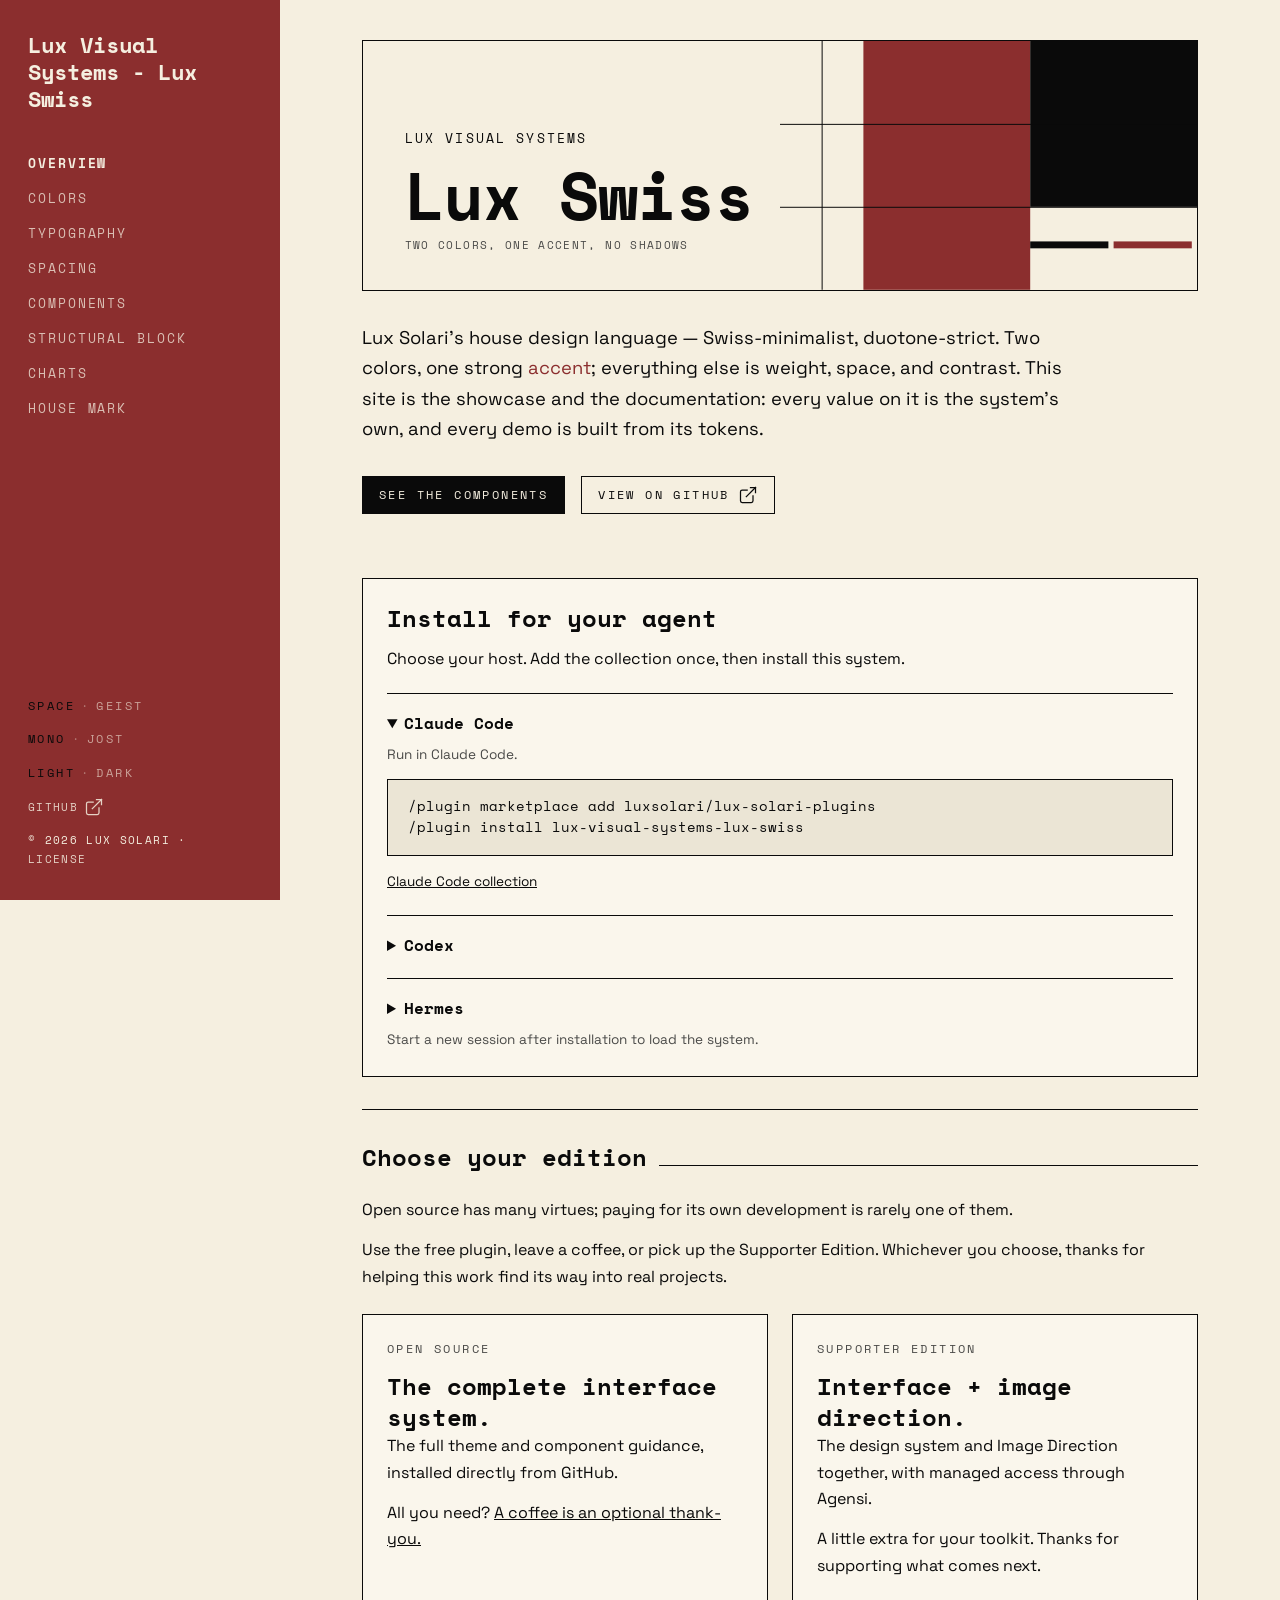
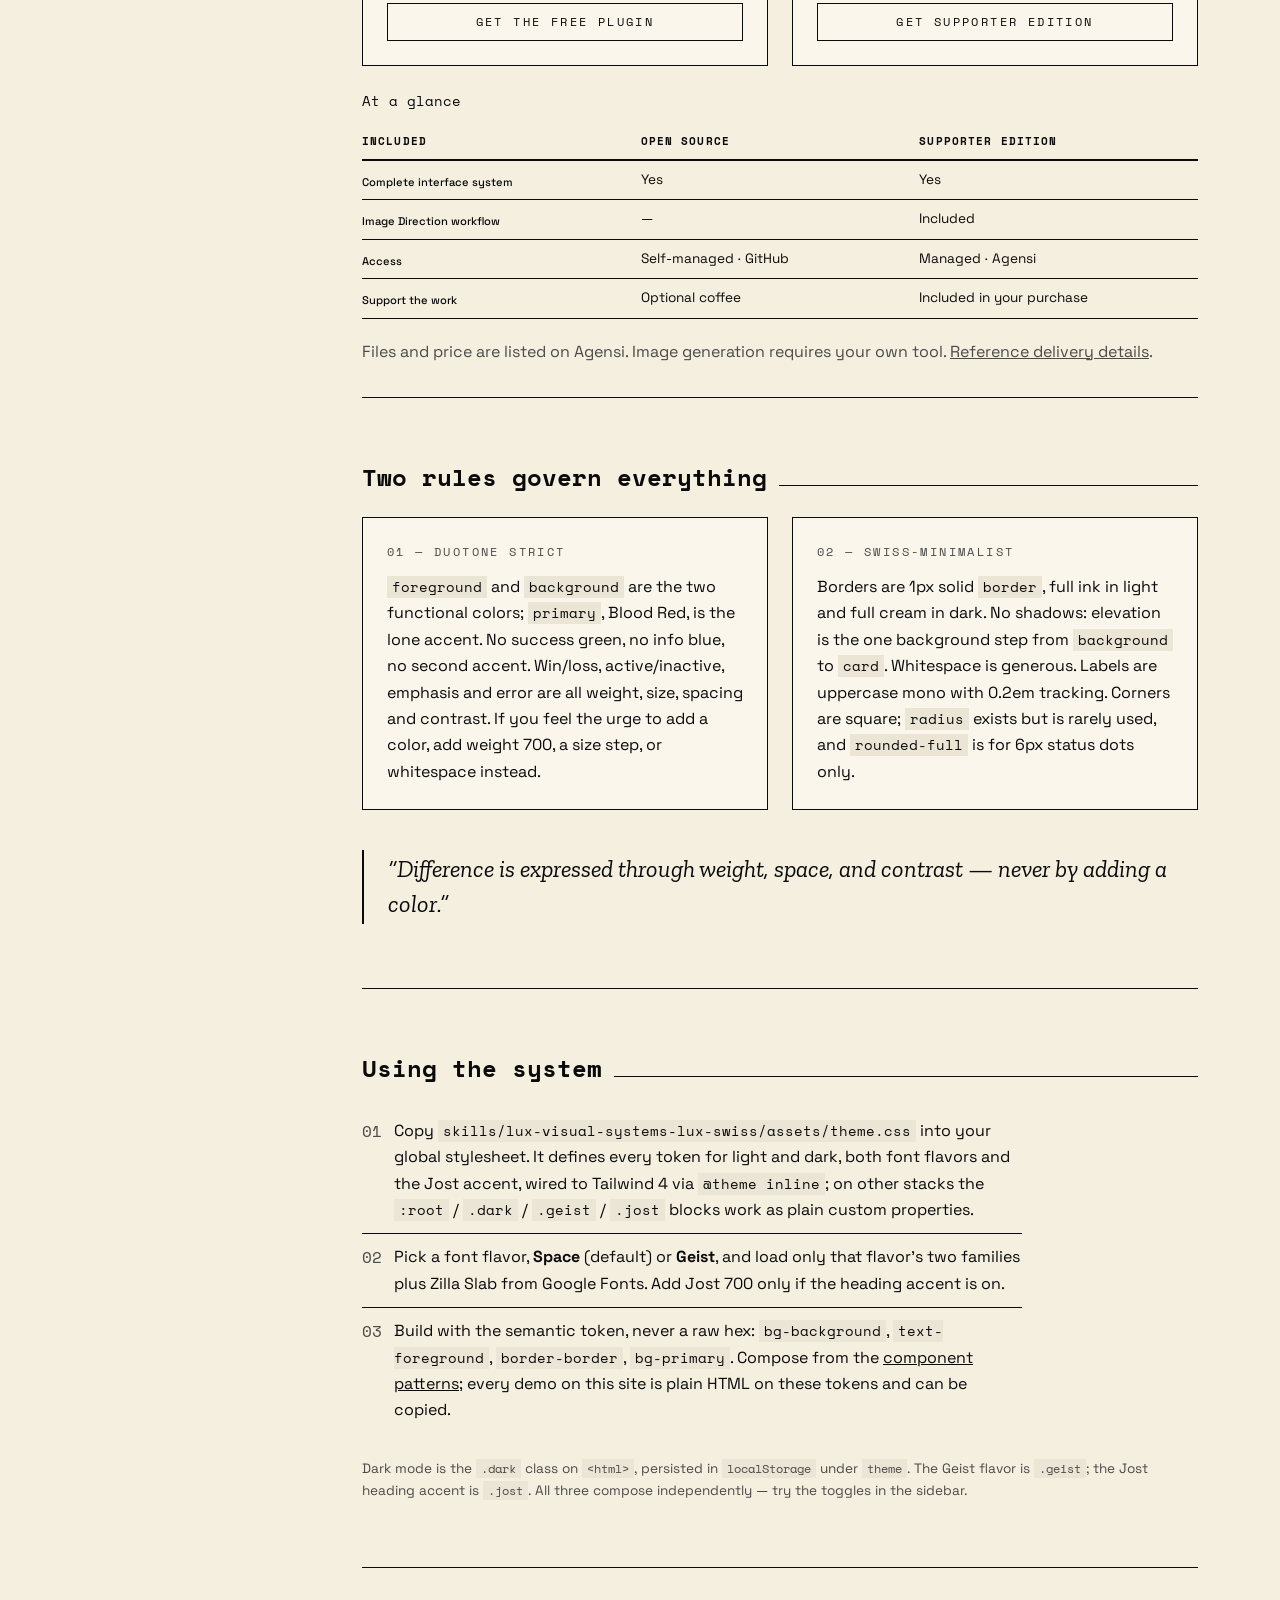
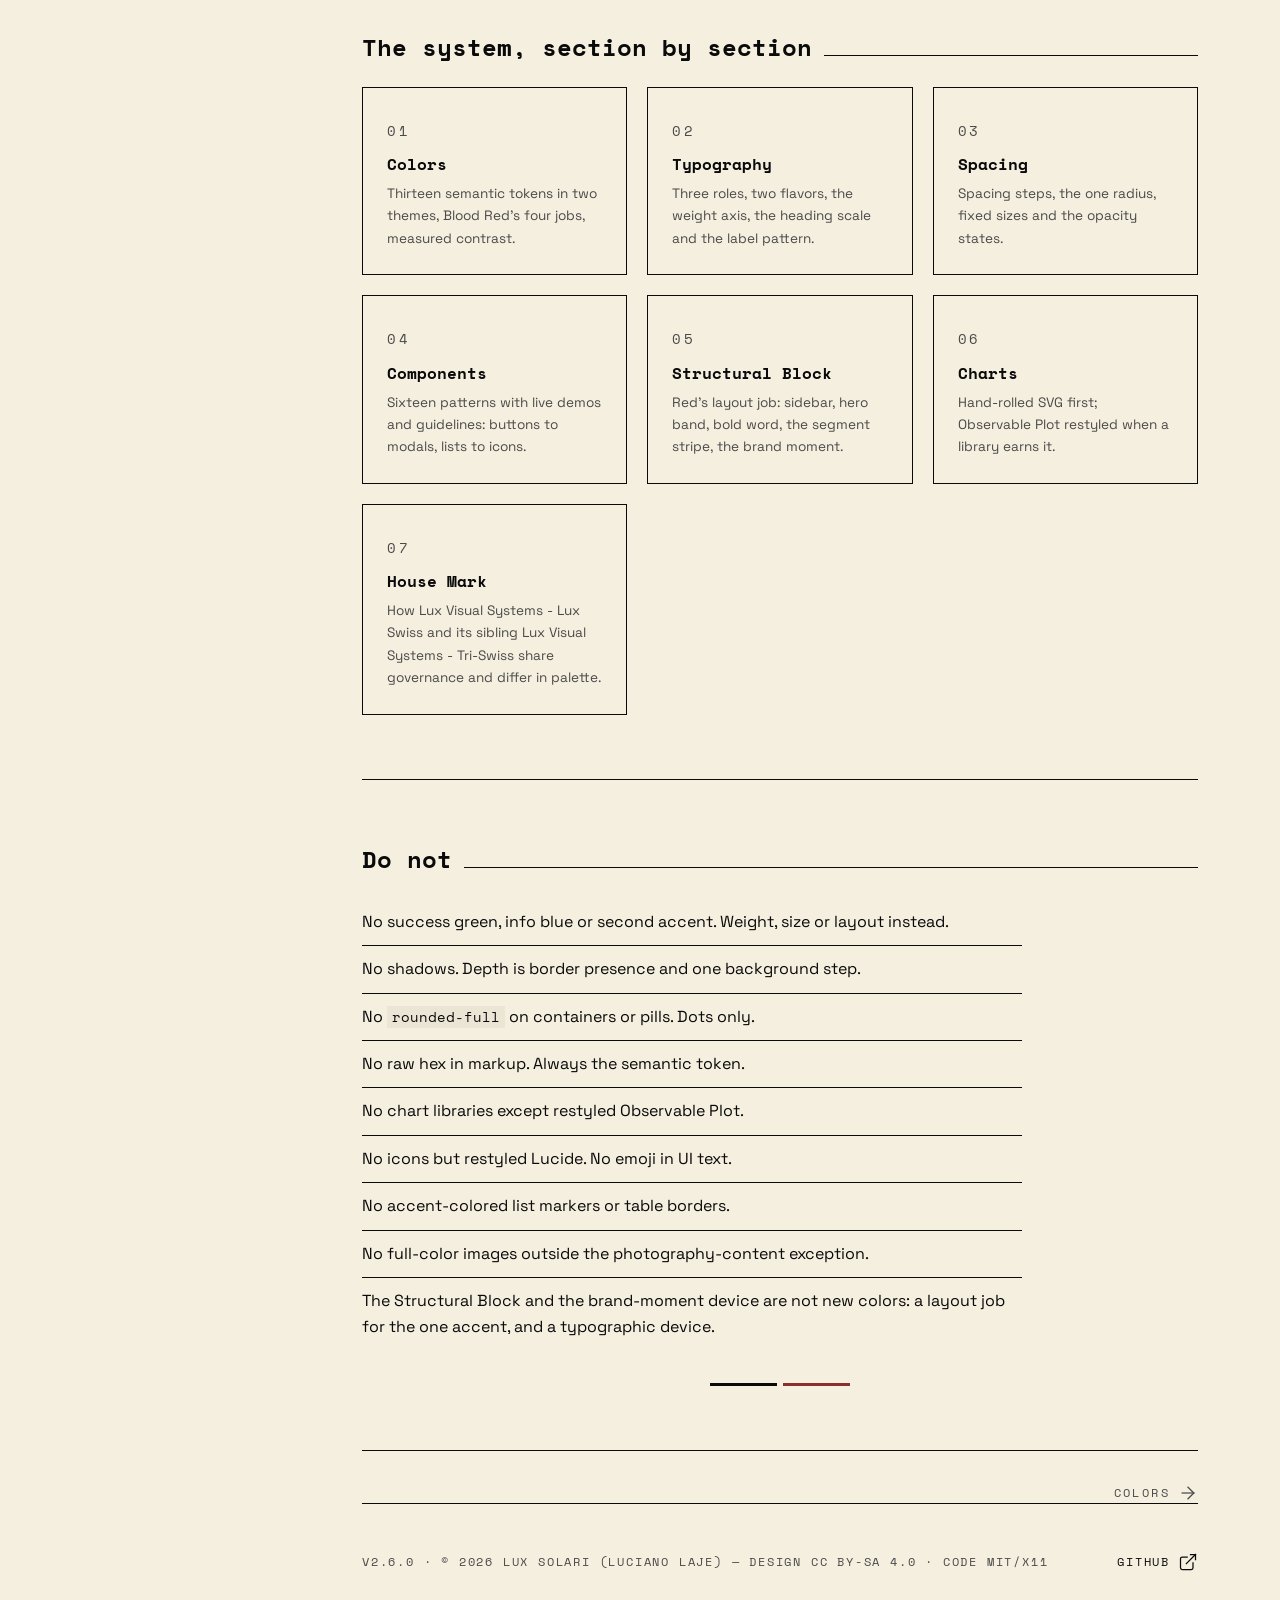
<file: docs/index.html>
<!doctype html>
<html lang="en">
<head>
  <meta charset="utf-8" />
  <meta name="viewport" content="width=device-width, initial-scale=1" />
  <script>
    // Apply the saved theme, flavor and heading accent before first paint.
    (function () {
      try {
        var saved = localStorage.getItem("theme");
        var dark = saved ? saved === "dark"
          : window.matchMedia && window.matchMedia("(prefers-color-scheme: dark)").matches;
        if (dark) document.documentElement.classList.add("dark");
        if (localStorage.getItem("flavor") === "geist") document.documentElement.classList.add("geist");
        if (localStorage.getItem("jost") === "on") document.documentElement.classList.add("jost");
      } catch (e) {}
    })();
  </script>
  <title>Lux Visual Systems - Lux Swiss — a strict two-color design system</title>
  <meta name="description" content="Two colors, one accent, no shadows. A strict Swiss-minimalist design system that gives every project one consistent, opinionated aesthetic — showcase and documentation." />
  <meta property="og:type" content="website" />
  <meta property="og:title" content="Lux Visual Systems - Lux Swiss — a strict two-color design system" />
  <meta property="og:description" content="Two colors, one accent, no shadows. A strict Swiss-minimalist design system that gives every project one consistent, opinionated aesthetic — showcase and documentation." />
  <meta property="og:url" content="https://luxsolari.github.io/lux-visual-systems-lux-swiss/" />
  <meta property="og:image" content="https://luxsolari.github.io/lux-visual-systems-lux-swiss/assets/social-card.png" />
  <meta property="og:image:width" content="1200" />
  <meta property="og:image:height" content="630" />
  <meta name="twitter:card" content="summary_large_image" />
  <meta name="twitter:title" content="Lux Visual Systems - Lux Swiss — a strict two-color design system" />
  <meta name="twitter:description" content="Two colors, one accent, no shadows. A strict Swiss-minimalist design system that gives every project one consistent, opinionated aesthetic — showcase and documentation." />
  <meta name="twitter:image" content="https://luxsolari.github.io/lux-visual-systems-lux-swiss/assets/social-card.png" />
  <link rel="preconnect" href="https://fonts.googleapis.com" />
  <link rel="preconnect" href="https://fonts.gstatic.com" crossorigin />
  <link href="https://fonts.googleapis.com/css2?family=Space+Grotesk:wght@300;400;500;700&family=Space+Mono:ital,wght@0,400;0,700;1,400;1,700&family=Geist:wght@300;400;500;700&family=Geist+Mono:ital,wght@0,400;0,700;1,400;1,700&family=Zilla+Slab:ital,wght@0,400;0,500;0,700;1,400&family=Jost:wght@700&display=swap" rel="stylesheet" />
  <link rel="stylesheet" href="assets/site.css" />
</head>
<body>
  <div class="layout">
    <aside class="sidebar">
      <div>
        <div style="display:flex; align-items:center; justify-content:space-between;">
          <a class="sidebar-wordmark" href="index.html">Lux Visual Systems - Lux Swiss</a>
          <button class="hamburger" aria-label="Toggle navigation" aria-expanded="false" data-nav-toggle>
            <svg class="icon" viewBox="0 0 24 24" style="color:var(--primary-foreground);">
              <line x1="4" y1="6" x2="20" y2="6"/><line x1="4" y1="12" x2="20" y2="12"/><line x1="4" y1="18" x2="20" y2="18"/>
            </svg>
          </button>
        </div>
        <nav class="sidebar-nav" data-nav-list aria-label="Sections"><a href="index.html">Overview</a><a href="colors.html">Colors</a><a href="typography.html">Typography</a><a href="spacing.html">Spacing</a><a href="components.html">Components</a><a href="structural-block.html">Structural Block</a><a href="charts.html">Charts</a><a href="house-mark.html">House Mark</a></nav>
      </div>
      <div class="sidebar-bottom">
        <div class="toggle" role="group" aria-label="Font flavor">
          <button data-flavor-btn="space" aria-pressed="true">Space</button><span class="mid">·</span><button data-flavor-btn="geist" aria-pressed="false">Geist</button>
        </div>
        <div class="toggle" role="group" aria-label="Heading face">
          <button data-jost-btn="mono" aria-pressed="true">Mono</button><span class="mid">·</span><button data-jost-btn="jost" aria-pressed="false">Jost</button>
        </div>
        <div class="toggle" role="group" aria-label="Color theme">
          <button data-theme-btn="light" aria-pressed="true">Light</button><span class="mid">·</span><button data-theme-btn="dark" aria-pressed="false">Dark</button>
        </div>
        <a href="https://github.com/luxsolari/lux-visual-systems-lux-swiss">GitHub <svg class="icon" viewBox="0 0 24 24" width="14" height="14"><path d="M15 3h6v6"/><path d="M10 14 21 3"/><path d="M18 13v6a2 2 0 0 1-2 2H5a2 2 0 0 1-2-2V8a2 2 0 0 1 2-2h6"/></svg></a>
        <span>© 2026 Lux Solari · <a href="index.html#license">License</a></span>
      </div>
    </aside>
    <div class="content">
      <div class="content-inner">
        <main>
          <section class="first" id="hero" style="padding-top:40px;">
            <div class="cover-wrap">
              <div class="cover" role="img" aria-label="Lux Visual Systems - Lux Swiss — two colors, one accent, no shadows">
              <svg viewBox="0 0 960 288" preserveAspectRatio="none" aria-hidden="true">
                <rect class="red" x="576" y="0" width="192" height="288"/>
                <rect class="ink" x="768" y="0" width="192" height="192"/>
                <line class="rule" x1="480" y1="96.5" x2="960" y2="96.5"/>
                <line class="rule" x1="480" y1="192.5" x2="960" y2="192.5"/>
                <line class="rule" x1="528.5" y1="0" x2="528.5" y2="288"/>
                <rect class="ink" x="768" y="232" width="90" height="8"/>
                <rect class="red" x="864" y="232" width="90" height="8"/>
              </svg>
              <p class="family">Lux Visual Systems</p>
              <p class="name">Lux Swiss</p>
              <p class="tagline">Two colors, one accent, no shadows</p>
              </div>
            </div>
            <p class="lead" style="margin-top:32px;">
              Lux Solari's house design language — Swiss-minimalist, duotone-strict. Two
              colors, one strong <span class="accent-word">accent</span>; everything else is
              weight, space, and contrast. This site is the showcase and the documentation:
              every value on it is the system's own, and every demo is built from its tokens.
            </p>
            <div class="row" style="gap:16px; margin-top:32px;">
              <a href="components.html" class="btn btn-filled">See the components</a>
              <a href="https://github.com/luxsolari/lux-visual-systems-lux-swiss" class="btn btn-outlined">View on GitHub <svg class="icon" viewBox="0 0 24 24" width="14" height="14"><path d="M15 3h6v6"/><path d="M10 14 21 3"/><path d="M18 13v6a2 2 0 0 1-2 2H5a2 2 0 0 1-2-2V8a2 2 0 0 1 2-2h6"/></svg></a>
            </div>
          </section>

          <section id="install" class="first" style="padding-top:0;">
            <div class="card install-hosts">
              <h3>Install for your agent</h3>
              <p>Choose your host. Add the collection once, then install this system.</p>
              <details class="install-host" open>
                <summary>Claude Code</summary>
                <p class="small muted">Run in Claude Code.</p>
                <pre><code>/plugin marketplace add luxsolari/lux-solari-plugins
/plugin install lux-visual-systems-lux-swiss</code></pre>
                <a class="small" href="https://github.com/luxsolari/lux-solari-plugins">Claude Code collection</a>
              </details>
              <details class="install-host">
                <summary>Codex</summary>
                <p class="small muted">Run in your terminal with the Codex CLI installed.</p>
                <pre><code>codex plugin marketplace add luxsolari/lux-solari-codex-plugins
codex plugin add lux-visual-systems-lux-swiss@lux-solari-codex</code></pre>
                <a class="small" href="https://github.com/luxsolari/lux-solari-codex-plugins">Codex collection</a>
              </details>
              <details class="install-host">
                <summary>Hermes</summary>
                <p class="small muted">Run in your terminal with Hermes installed. Installs into the active profile.</p>
                <pre><code>hermes skills tap add luxsolari/lux-solari-hermes-plugins
hermes skills install luxsolari/lux-solari-hermes-plugins/skills/lux-visual-systems-lux-swiss</code></pre>
                <a class="small" href="https://github.com/luxsolari/lux-solari-hermes-plugins">Hermes collection</a>
              </details>
              <p class="small muted install-session-note">Start a new session after installation to load the system.</p>
            </div>
            <section id="editions" aria-labelledby="editions-title">
              <div class="divider"><h3 id="editions-title">Choose your edition</h3><span class="rule"></span></div>
              <p>Open source has many virtues; paying for its own development is rarely one of them.</p>
              <p>Use the free plugin, leave a coffee, or pick up the Supporter Edition. Whichever you choose, thanks for helping this work find its way into real projects.</p>
              <div class="grid grid-2 edition-grid">
                <article class="card edition-card">
                  <p class="label">Open Source</p>
                  <h3>The complete interface system.</h3>
                  <p>The full theme and component guidance, installed directly from GitHub.</p>
                  <p class="edition-thanks">All you need? <a href="https://buymeacoffee.com/lux.solari">A coffee is an optional thank-you.</a></p>
                  <div class="edition-actions">
                    <a href="https://github.com/luxsolari/lux-visual-systems-lux-swiss" class="btn btn-outlined">Get the free plugin</a>
                  </div>
                </article>
                <article class="card edition-card">
                  <p class="label">Supporter Edition</p>
                  <h3>Interface + image direction.</h3>
                  <p>The design system and Image Direction together, with managed access through Agensi.</p>
                  <p class="edition-thanks">A little extra for your toolkit. Thanks for supporting what comes next.</p>
                  <div class="edition-actions">
                    <a href="https://www.agensi.io/skills/lux-visual-systems-lux-swiss-supporter-edition" class="btn btn-outlined">Get Supporter Edition</a>
                  </div>
                </article>
              </div>
              <div class="edition-table-wrap">
                <table class="data-table edition-table">
                  <caption>At a glance</caption>
                  <thead><tr><th scope="col">Included</th><th scope="col">Open Source</th><th scope="col">Supporter Edition</th></tr></thead>
                  <tbody>
                    <tr><th scope="row">Complete interface system</th><td>Yes</td><td>Yes</td></tr>
                    <tr><th scope="row">Image Direction workflow</th><td>—</td><td>Included</td></tr>
                    <tr><th scope="row">Access</th><td>Self-managed · GitHub</td><td>Managed · Agensi</td></tr>
                    <tr><th scope="row">Support the work</th><td>Optional coffee</td><td>Included in your purchase</td></tr>
                  </tbody>
                </table>
              </div>
              <p class="edition-note">Files and price are listed on Agensi. Image generation requires your own tool. <a href="https://www.agensi.io/docs/how-agents-load-skills">Reference delivery details</a>.</p>
            </section>
          </section>

          <section id="rules">
            <div class="divider"><h3>Two rules govern everything</h3><span class="rule"></span></div>
            <div class="grid grid-2" style="gap:24px;">
              <div class="card">
                <p class="label">01 — Duotone strict</p>
                <p style="margin-top:12px;"><code>foreground</code> and <code>background</code> are the two functional colors; <code>primary</code>, Blood Red, is the lone accent. No success green, no info blue, no second accent. Win/loss, active/inactive, emphasis and error are all weight, size, spacing and contrast. If you feel the urge to add a color, add weight 700, a size step, or whitespace instead.</p>
              </div>
              <div class="card">
                <p class="label">02 — Swiss-minimalist</p>
                <p style="margin-top:12px;">Borders are 1px solid <code>border</code>, full ink in light and full cream in dark. No shadows: elevation is the one background step from <code>background</code> to <code>card</code>. Whitespace is generous. Labels are uppercase mono with 0.2em tracking. Corners are square; <code>radius</code> exists but is rarely used, and <code>rounded-full</code> is for 6px status dots only.</p>
              </div>
            </div>
            <blockquote>&ldquo;Difference is expressed through weight, space, and contrast — never by adding a color.&rdquo;</blockquote>
          </section>

          <section id="using">
            <div class="divider"><h3>Using the system</h3><span class="rule"></span></div>
            <ol class="list-plain ordered measure">
              <li><span class="n">01</span><span>Copy <code>skills/lux-visual-systems-lux-swiss/assets/theme.css</code> into your global stylesheet. It defines every token for light and dark, both font flavors and the Jost accent, wired to Tailwind 4 via <code>@theme inline</code>; on other stacks the <code>:root</code> / <code>.dark</code> / <code>.geist</code> / <code>.jost</code> blocks work as plain custom properties.</span></li>
              <li><span class="n">02</span><span>Pick a font flavor, <strong>Space</strong> (default) or <strong>Geist</strong>, and load only that flavor's two families plus Zilla Slab from Google Fonts. Add Jost 700 only if the heading accent is on.</span></li>
              <li><span class="n">03</span><span>Build with the semantic token, never a raw hex: <code>bg-background</code>, <code>text-foreground</code>, <code>border-border</code>, <code>bg-primary</code>. Compose from the <a href="components.html">component patterns</a>; every demo on this site is plain HTML on these tokens and can be copied.</span></li>
            </ol>
            <p class="small muted" style="margin-top:24px;">Dark mode is the <code>.dark</code> class on <code>&lt;html&gt;</code>, persisted in <code>localStorage</code> under <code>theme</code>. The Geist flavor is <code>.geist</code>; the Jost heading accent is <code>.jost</code>. All three compose independently — try the toggles in the sidebar.</p>
          </section>

          <section id="sections">
            <div class="divider"><h3>The system, section by section</h3><span class="rule"></span></div>
            <div class="grid grid-auto">
              <a class="index-card" href="colors.html"><p class="label">01</p><h4>Colors</h4><p>Thirteen semantic tokens in two themes, Blood Red's four jobs, measured contrast.</p></a>
              <a class="index-card" href="typography.html"><p class="label">02</p><h4>Typography</h4><p>Three roles, two flavors, the weight axis, the heading scale and the label pattern.</p></a>
              <a class="index-card" href="spacing.html"><p class="label">03</p><h4>Spacing</h4><p>Spacing steps, the one radius, fixed sizes and the opacity states.</p></a>
              <a class="index-card" href="components.html"><p class="label">04</p><h4>Components</h4><p>Sixteen patterns with live demos and guidelines: buttons to modals, lists to icons.</p></a>
              <a class="index-card" href="structural-block.html"><p class="label">05</p><h4>Structural Block</h4><p>Red's layout job: sidebar, hero band, bold word, the segment stripe, the brand moment.</p></a>
              <a class="index-card" href="charts.html"><p class="label">06</p><h4>Charts</h4><p>Hand-rolled SVG first; Observable Plot restyled when a library earns it.</p></a>
              <a class="index-card" href="house-mark.html"><p class="label">07</p><h4>House Mark</h4><p>How Lux Visual Systems - Lux Swiss and its sibling Lux Visual Systems - Tri-Swiss share governance and differ in palette.</p></a>
            </div>
          </section>

          <section id="donot">
            <div class="divider"><h3>Do not</h3><span class="rule"></span></div>
            <ul class="list-plain measure">
              <li>No success green, info blue or second accent. Weight, size or layout instead.</li>
              <li>No shadows. Depth is border presence and one background step.</li>
              <li>No <code>rounded-full</code> on containers or pills. Dots only.</li>
              <li>No raw hex in markup. Always the semantic token.</li>
              <li>No chart libraries except restyled Observable Plot.</li>
              <li>No icons but restyled Lucide. No emoji in UI text.</li>
              <li>No accent-colored list markers or table borders.</li>
              <li>No full-color images outside the photography-content exception.</li>
              <li>The Structural Block and the brand-moment device are not new colors: a layout job for the one accent, and a typographic device.</li>
            </ul>
            <div class="flourish-row"><div class="stripe flourish" aria-hidden="true"><i></i><i></i></div></div>
          </section>
          <div id="social-card" aria-hidden="true" style="position:absolute; left:-9999px; top:0;
               width:1200px; height:630px; background:var(--background); color:var(--foreground);
               padding:80px; display:flex; flex-direction:column; justify-content:space-between;
               border:1px solid var(--border);">
            <p class="label">Claude Code plugin</p>
            <div>
              <p class="label" style="margin:0 0 16px;">Lux Visual Systems</p>
              <h1 style="font-size:4.5rem; line-height:1.05; margin:0;">Lux Swiss.</h1>
              <p style="font-family:var(--font-mono); font-size:1.25rem; margin:20px 0 0; color:var(--muted-foreground);">Two colors. One accent. No shadows.</p>
            </div>
            <p style="font-family:var(--font-mono); font-size:1rem; letter-spacing:0.1em; margin:0;">/plugin install lux-visual-systems-lux-swiss</p>
          </div>
          <div class="pager"><span></span><a href="colors.html" class="label">Colors <svg class="icon" viewBox="0 0 24 24" width="16" height="16"><path d="M5 12h14"/><path d="m12 5 7 7-7 7"/></svg></a></div>
          <footer>
            <div class="footer-row">
              <span id="license" class="muted">v2.6.0 · © 2026 Lux Solari (Luciano Laje) — Design <a href="https://github.com/luxsolari/lux-visual-systems-lux-swiss/blob/main/LICENSE-DESIGN">CC BY-SA 4.0</a> · Code <a href="https://github.com/luxsolari/lux-visual-systems-lux-swiss/blob/main/LICENSE">MIT/X11</a></span>
              <a href="https://github.com/luxsolari/lux-visual-systems-lux-swiss" style="display:inline-flex; align-items:center; gap:8px;">GitHub <svg class="icon" viewBox="0 0 24 24" width="14" height="14"><path d="M15 3h6v6"/><path d="M10 14 21 3"/><path d="M18 13v6a2 2 0 0 1-2 2H5a2 2 0 0 1-2-2V8a2 2 0 0 1 2-2h6"/></svg></a>
            </div>
          </footer>
        </main>
      </div>
    </div>
  </div>
  <script src="assets/site.js"></script>
</body>
</html>
</file>
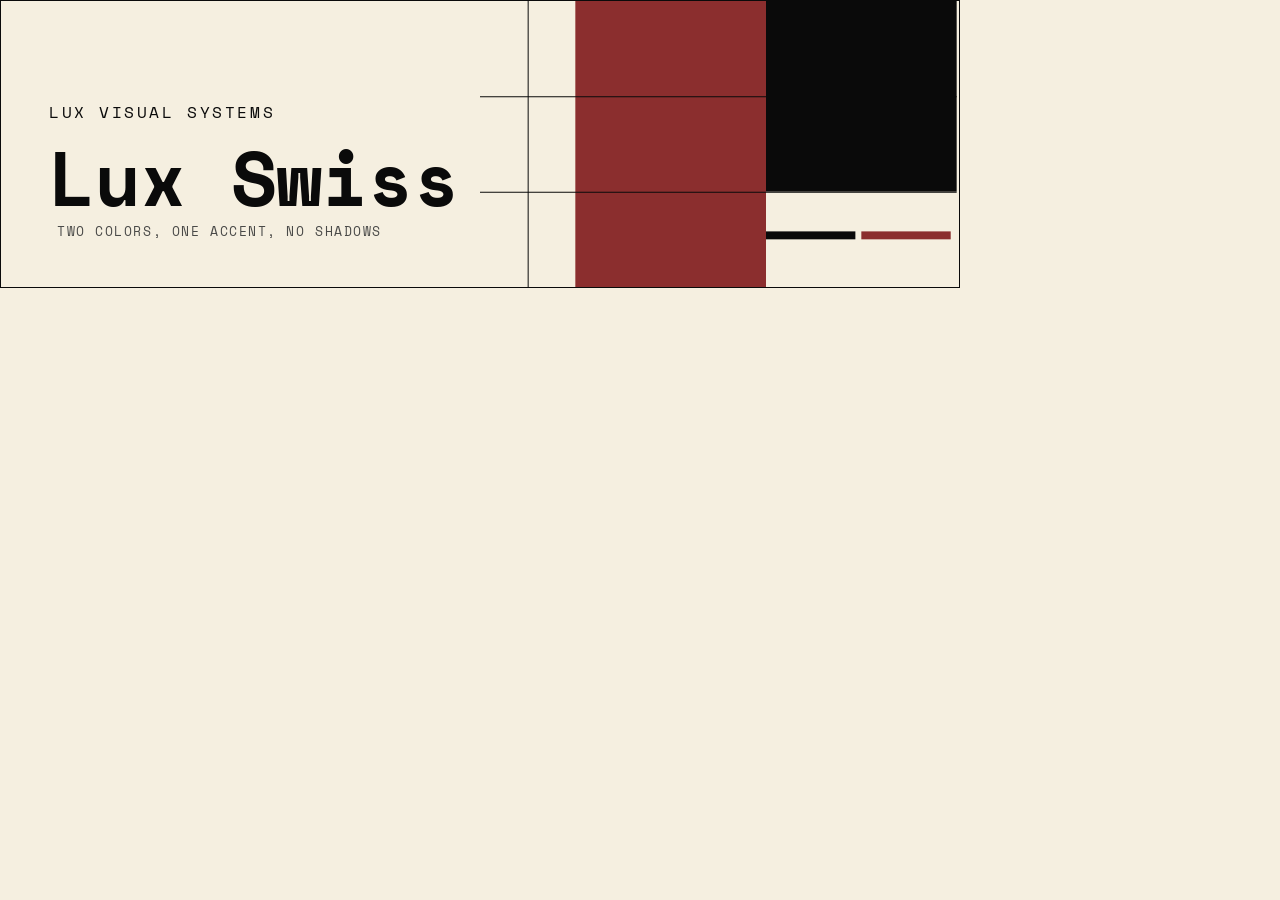
<file: docs/banner.html>
<!doctype html>
<html lang="en">
<head>
  <meta charset="utf-8" />
  <title>Lux Visual Systems - Lux Swiss — banner</title>
  <!-- The house banner: the design system's cover. Rendered to
       docs/assets/banner-light.png and banner-dark.png by
       scripts/capture/banner.sh (headless Chrome, 960x288 at 2x).
       Add ?dark to render the dark theme.
       Derivation: primary slab 192x288 (3x 64) at x=576 bleeding top and
       bottom; foreground block 192x192 at x=768 bleeding top and right;
       three 1px border rules (y=96, y=192, x=528) because the system is
       "borders, not shadows"; the two-segment stripe (ink then red, 90x8,
       gap 6) as the house motif; name in the display face at 76px so it
       fits the 440px text zone; 64px grid pitch throughout. -->
  <link rel="preconnect" href="https://fonts.googleapis.com" />
  <link rel="preconnect" href="https://fonts.gstatic.com" crossorigin />
  <link href="https://fonts.googleapis.com/css2?family=Space+Mono:wght@400;700&display=swap" rel="stylesheet" />
  <link rel="stylesheet" href="assets/site.css" />
  <style>
    html, body { margin:0; width:960px; height:288px; overflow:hidden; }
    .cover { position:relative; width:960px; height:288px; background:var(--background); }
    .cover svg { position:absolute; inset:0; display:block; }
    .cover .red { fill:var(--primary); }
    .cover .ink { fill:var(--foreground); }
    .cover .rule { stroke:var(--border); stroke-width:1; fill:none; }
    .cover .family { position:absolute; left:48px; bottom:164px; max-width:432px; margin:0; font-family:var(--font-mono);
      font-weight:400; font-size:16px; line-height:1.4; letter-spacing:0.16em; text-transform:uppercase; color:var(--foreground); }
    .cover .name { position:absolute; left:48px; bottom:74px; margin:0; font-family:var(--font-mono);
      font-weight:700; font-size:76px; line-height:.92; letter-spacing:-0.02em; color:var(--foreground); white-space:nowrap; }
    .cover .tag { position:absolute; left:48px; bottom:44px; margin:0; font-family:var(--font-mono); font-size:13px;
      max-width:440px; line-height:1.35; letter-spacing:0.12em; text-transform:uppercase; color:var(--muted-foreground); }
  </style>
  <script>if (location.search.indexOf("dark") !== -1) document.documentElement.classList.add("dark");</script>
</head>
<body>
  <div class="cover">
    <svg width="960" height="288" viewBox="0 0 960 288" aria-hidden="true">
      <rect class="red" x="576" y="0" width="192" height="288"/>
      <rect class="ink" x="768" y="0" width="192" height="192"/>
      <line class="rule" x1="480" y1="96.5" x2="960" y2="96.5"/>
      <line class="rule" x1="480" y1="192.5" x2="960" y2="192.5"/>
      <line class="rule" x1="528.5" y1="0" x2="528.5" y2="288"/>
      <rect class="ink" x="768" y="232" width="90" height="8"/>
      <rect class="red" x="864" y="232" width="90" height="8"/>
    </svg>
    <p class="family">Lux Visual Systems</p>
    <p class="name">Lux Swiss</p>
    <p class="tag">Two colors, one accent, no shadows</p>
  </div>
</body>
</html>
</file>
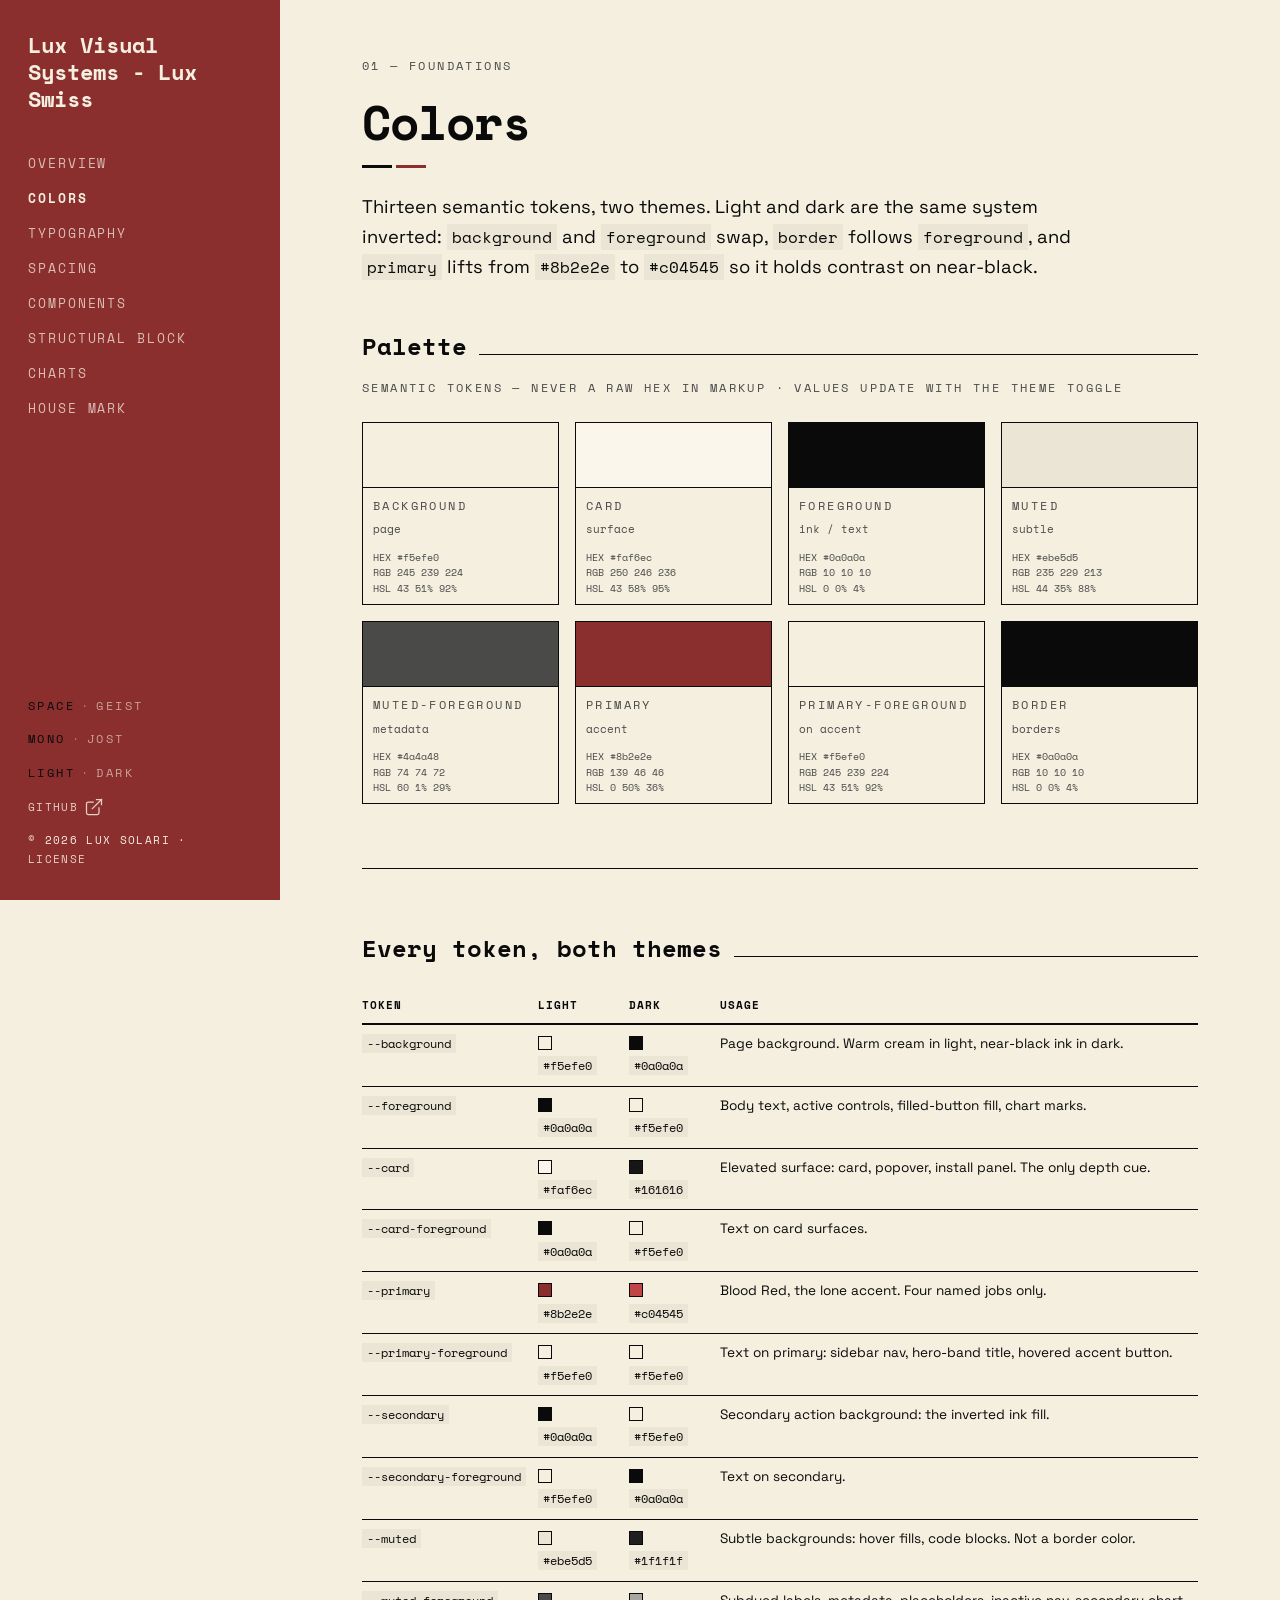
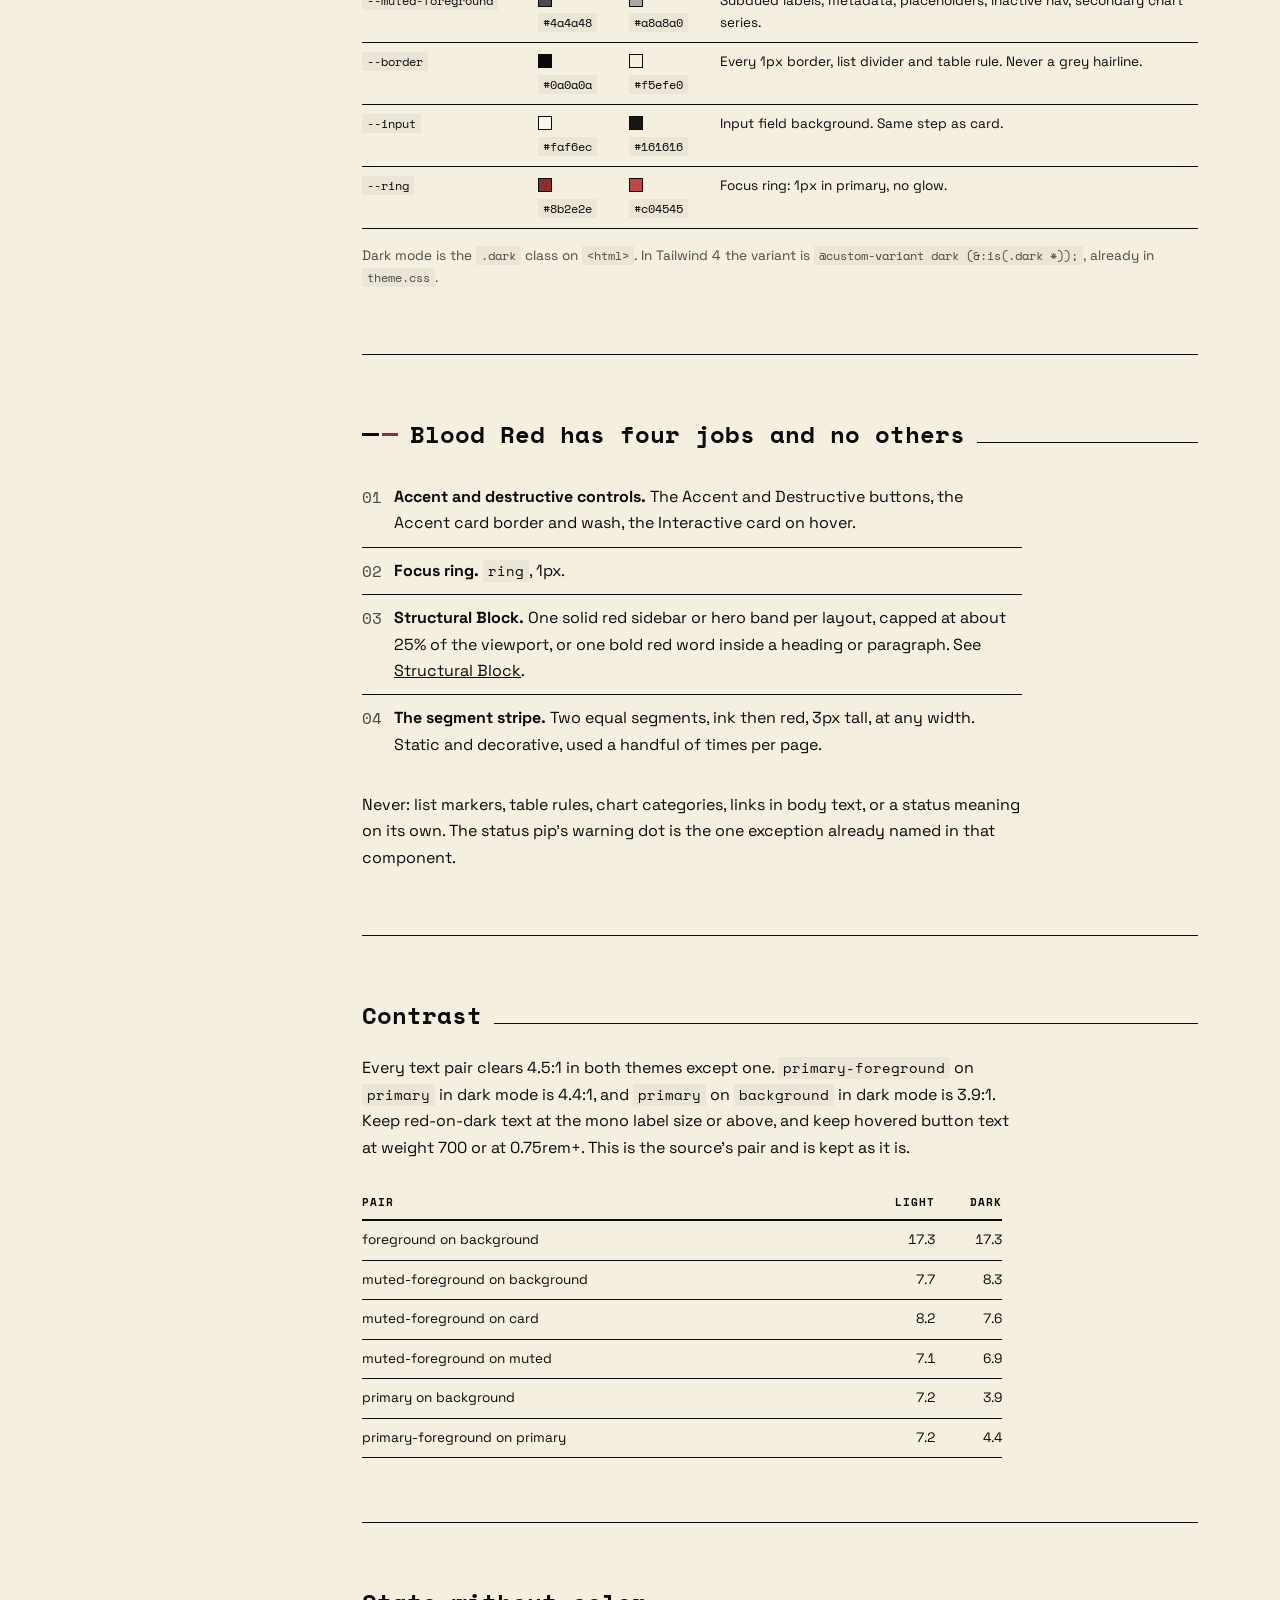
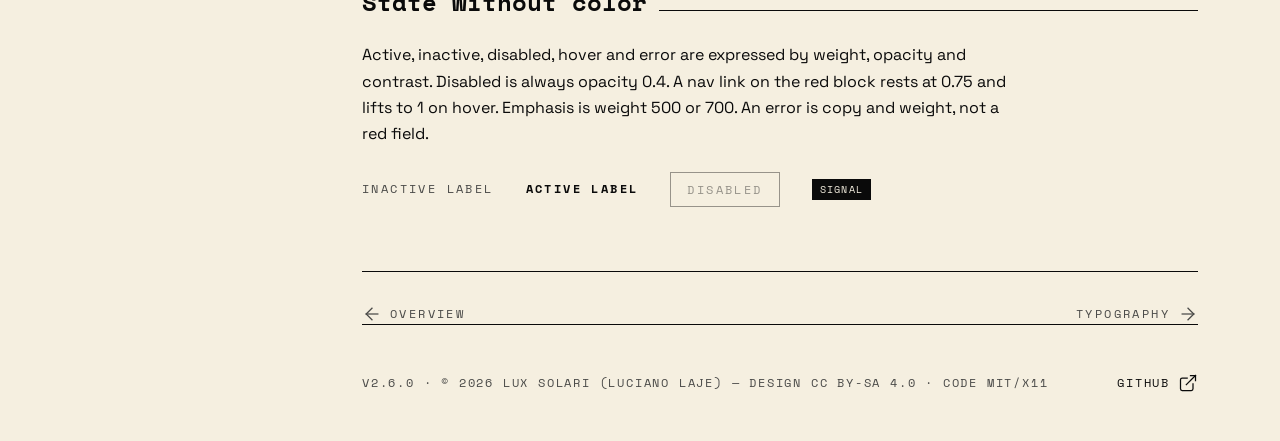
<file: docs/colors.html>
<!doctype html>
<html lang="en">
<head>
  <meta charset="utf-8" />
  <meta name="viewport" content="width=device-width, initial-scale=1" />
  <script>
    // Apply the saved theme, flavor and heading accent before first paint.
    (function () {
      try {
        var saved = localStorage.getItem("theme");
        var dark = saved ? saved === "dark"
          : window.matchMedia && window.matchMedia("(prefers-color-scheme: dark)").matches;
        if (dark) document.documentElement.classList.add("dark");
        if (localStorage.getItem("flavor") === "geist") document.documentElement.classList.add("geist");
        if (localStorage.getItem("jost") === "on") document.documentElement.classList.add("jost");
      } catch (e) {}
    })();
  </script>
  <title>Colors — Lux Visual Systems - Lux Swiss</title>
  <meta name="description" content="The Lux Visual Systems - Lux Swiss palette: thirteen semantic tokens in light and dark, Blood Red's four jobs, and measured contrast." />
  <meta property="og:type" content="website" />
  <meta property="og:title" content="Colors — Lux Visual Systems - Lux Swiss" />
  <meta property="og:description" content="The Lux Visual Systems - Lux Swiss palette: thirteen semantic tokens in light and dark, Blood Red's four jobs, and measured contrast." />
  <meta property="og:url" content="https://luxsolari.github.io/lux-visual-systems-lux-swiss/colors.html" />
  <meta property="og:image" content="https://luxsolari.github.io/lux-visual-systems-lux-swiss/assets/social-card.png" />
  <meta property="og:image:width" content="1200" />
  <meta property="og:image:height" content="630" />
  <meta name="twitter:card" content="summary_large_image" />
  <meta name="twitter:title" content="Colors — Lux Visual Systems - Lux Swiss" />
  <meta name="twitter:description" content="The Lux Visual Systems - Lux Swiss palette: thirteen semantic tokens in light and dark, Blood Red's four jobs, and measured contrast." />
  <meta name="twitter:image" content="https://luxsolari.github.io/lux-visual-systems-lux-swiss/assets/social-card.png" />
  <link rel="preconnect" href="https://fonts.googleapis.com" />
  <link rel="preconnect" href="https://fonts.gstatic.com" crossorigin />
  <link href="https://fonts.googleapis.com/css2?family=Space+Grotesk:wght@300;400;500;700&family=Space+Mono:ital,wght@0,400;0,700;1,400;1,700&family=Geist:wght@300;400;500;700&family=Geist+Mono:ital,wght@0,400;0,700;1,400;1,700&family=Zilla+Slab:ital,wght@0,400;0,500;0,700;1,400&family=Jost:wght@700&display=swap" rel="stylesheet" />
  <link rel="stylesheet" href="assets/site.css" />
</head>
<body>
  <div class="layout">
    <aside class="sidebar">
      <div>
        <div style="display:flex; align-items:center; justify-content:space-between;">
          <a class="sidebar-wordmark" href="index.html">Lux Visual Systems - Lux Swiss</a>
          <button class="hamburger" aria-label="Toggle navigation" aria-expanded="false" data-nav-toggle>
            <svg class="icon" viewBox="0 0 24 24" style="color:var(--primary-foreground);">
              <line x1="4" y1="6" x2="20" y2="6"/><line x1="4" y1="12" x2="20" y2="12"/><line x1="4" y1="18" x2="20" y2="18"/>
            </svg>
          </button>
        </div>
        <nav class="sidebar-nav" data-nav-list aria-label="Sections"><a href="index.html">Overview</a><a href="colors.html">Colors</a><a href="typography.html">Typography</a><a href="spacing.html">Spacing</a><a href="components.html">Components</a><a href="structural-block.html">Structural Block</a><a href="charts.html">Charts</a><a href="house-mark.html">House Mark</a></nav>
      </div>
      <div class="sidebar-bottom">
        <div class="toggle" role="group" aria-label="Font flavor">
          <button data-flavor-btn="space" aria-pressed="true">Space</button><span class="mid">·</span><button data-flavor-btn="geist" aria-pressed="false">Geist</button>
        </div>
        <div class="toggle" role="group" aria-label="Heading face">
          <button data-jost-btn="mono" aria-pressed="true">Mono</button><span class="mid">·</span><button data-jost-btn="jost" aria-pressed="false">Jost</button>
        </div>
        <div class="toggle" role="group" aria-label="Color theme">
          <button data-theme-btn="light" aria-pressed="true">Light</button><span class="mid">·</span><button data-theme-btn="dark" aria-pressed="false">Dark</button>
        </div>
        <a href="https://github.com/luxsolari/lux-visual-systems-lux-swiss">GitHub <svg class="icon" viewBox="0 0 24 24" width="14" height="14"><path d="M15 3h6v6"/><path d="M10 14 21 3"/><path d="M18 13v6a2 2 0 0 1-2 2H5a2 2 0 0 1-2-2V8a2 2 0 0 1 2-2h6"/></svg></a>
        <span>© 2026 Lux Solari · <a href="index.html#license">License</a></span>
      </div>
    </aside>
    <div class="content">
      <div class="content-inner">
        <main>
          <header class="page-head">
            <p class="label">01 — Foundations</p>
            <h1>Colors</h1>
            <div class="stripe hero" aria-hidden="true"><i></i><i></i></div>
            <p class="lead">Thirteen semantic tokens, two themes. Light and dark are the same system inverted: <code>background</code> and <code>foreground</code> swap, <code>border</code> follows <code>foreground</code>, and <code>primary</code> lifts from <code>#8b2e2e</code> to <code>#c04545</code> so it holds contrast on near-black.</p>
          </header>
          <section id="palette" class="first">
            <div class="divider"><h3>Palette</h3><span class="rule"></span></div>
            <p class="label sub">Semantic tokens — never a raw hex in markup · values update with the theme toggle</p>
            <div class="palette">
              <figure><div class="pal-chip" style="background:var(--background);"></div>
                <figcaption><span class="label">background</span><span class="role">page</span><dl class="pal-vals"></dl></figcaption></figure>
              <figure><div class="pal-chip" style="background:var(--card);"></div>
                <figcaption><span class="label">card</span><span class="role">surface</span><dl class="pal-vals"></dl></figcaption></figure>
              <figure><div class="pal-chip" style="background:var(--foreground);"></div>
                <figcaption><span class="label">foreground</span><span class="role">ink / text</span><dl class="pal-vals"></dl></figcaption></figure>
              <figure><div class="pal-chip" style="background:var(--muted);"></div>
                <figcaption><span class="label">muted</span><span class="role">subtle</span><dl class="pal-vals"></dl></figcaption></figure>
              <figure><div class="pal-chip" style="background:var(--muted-foreground);"></div>
                <figcaption><span class="label">muted-foreground</span><span class="role">metadata</span><dl class="pal-vals"></dl></figcaption></figure>
              <figure><div class="pal-chip" style="background:var(--primary);"></div>
                <figcaption><span class="label">primary</span><span class="role">accent</span><dl class="pal-vals"></dl></figcaption></figure>
              <figure><div class="pal-chip" style="background:var(--primary-foreground);"></div>
                <figcaption><span class="label">primary-foreground</span><span class="role">on accent</span><dl class="pal-vals"></dl></figcaption></figure>
              <figure><div class="pal-chip" style="background:var(--border);"></div>
                <figcaption><span class="label">border</span><span class="role">borders</span><dl class="pal-vals"></dl></figcaption></figure>
            </div>
          </section>

          <section id="tokens">
            <div class="divider"><h3>Every token, both themes</h3><span class="rule"></span></div>
            <table class="data-table">
              <thead><tr><th>Token</th><th>Light</th><th>Dark</th><th>Usage</th></tr></thead>
              <tbody>
                <tr><td><code>--background</code></td>
                  <td><span class="tok-swatch" style="background:#f5efe0;"></span><code>#f5efe0</code></td>
                  <td><span class="tok-swatch" style="background:#0a0a0a;"></span><code>#0a0a0a</code></td>
                  <td>Page background. Warm cream in light, near-black ink in dark.</td></tr>
                <tr><td><code>--foreground</code></td>
                  <td><span class="tok-swatch" style="background:#0a0a0a;"></span><code>#0a0a0a</code></td>
                  <td><span class="tok-swatch" style="background:#f5efe0;"></span><code>#f5efe0</code></td>
                  <td>Body text, active controls, filled-button fill, chart marks.</td></tr>
                <tr><td><code>--card</code></td>
                  <td><span class="tok-swatch" style="background:#faf6ec;"></span><code>#faf6ec</code></td>
                  <td><span class="tok-swatch" style="background:#161616;"></span><code>#161616</code></td>
                  <td>Elevated surface: card, popover, install panel. The only depth cue.</td></tr>
                <tr><td><code>--card-foreground</code></td>
                  <td><span class="tok-swatch" style="background:#0a0a0a;"></span><code>#0a0a0a</code></td>
                  <td><span class="tok-swatch" style="background:#f5efe0;"></span><code>#f5efe0</code></td>
                  <td>Text on card surfaces.</td></tr>
                <tr><td><code>--primary</code></td>
                  <td><span class="tok-swatch" style="background:#8b2e2e;"></span><code>#8b2e2e</code></td>
                  <td><span class="tok-swatch" style="background:#c04545;"></span><code>#c04545</code></td>
                  <td>Blood Red, the lone accent. Four named jobs only.</td></tr>
                <tr><td><code>--primary-foreground</code></td>
                  <td><span class="tok-swatch" style="background:#f5efe0;"></span><code>#f5efe0</code></td>
                  <td><span class="tok-swatch" style="background:#f5efe0;"></span><code>#f5efe0</code></td>
                  <td>Text on primary: sidebar nav, hero-band title, hovered accent button.</td></tr>
                <tr><td><code>--secondary</code></td>
                  <td><span class="tok-swatch" style="background:#0a0a0a;"></span><code>#0a0a0a</code></td>
                  <td><span class="tok-swatch" style="background:#f5efe0;"></span><code>#f5efe0</code></td>
                  <td>Secondary action background: the inverted ink fill.</td></tr>
                <tr><td><code>--secondary-foreground</code></td>
                  <td><span class="tok-swatch" style="background:#f5efe0;"></span><code>#f5efe0</code></td>
                  <td><span class="tok-swatch" style="background:#0a0a0a;"></span><code>#0a0a0a</code></td>
                  <td>Text on secondary.</td></tr>
                <tr><td><code>--muted</code></td>
                  <td><span class="tok-swatch" style="background:#ebe5d5;"></span><code>#ebe5d5</code></td>
                  <td><span class="tok-swatch" style="background:#1f1f1f;"></span><code>#1f1f1f</code></td>
                  <td>Subtle backgrounds: hover fills, code blocks. Not a border color.</td></tr>
                <tr><td><code>--muted-foreground</code></td>
                  <td><span class="tok-swatch" style="background:#4a4a48;"></span><code>#4a4a48</code></td>
                  <td><span class="tok-swatch" style="background:#a8a8a0;"></span><code>#a8a8a0</code></td>
                  <td>Subdued labels, metadata, placeholders, inactive nav, secondary chart series.</td></tr>
                <tr><td><code>--border</code></td>
                  <td><span class="tok-swatch" style="background:#0a0a0a;"></span><code>#0a0a0a</code></td>
                  <td><span class="tok-swatch" style="background:#f5efe0;"></span><code>#f5efe0</code></td>
                  <td>Every 1px border, list divider and table rule. Never a grey hairline.</td></tr>
                <tr><td><code>--input</code></td>
                  <td><span class="tok-swatch" style="background:#faf6ec;"></span><code>#faf6ec</code></td>
                  <td><span class="tok-swatch" style="background:#161616;"></span><code>#161616</code></td>
                  <td>Input field background. Same step as card.</td></tr>
                <tr><td><code>--ring</code></td>
                  <td><span class="tok-swatch" style="background:#8b2e2e;"></span><code>#8b2e2e</code></td>
                  <td><span class="tok-swatch" style="background:#c04545;"></span><code>#c04545</code></td>
                  <td>Focus ring: 1px in primary, no glow.</td></tr>
              </tbody>
            </table>
            <p class="small muted" style="margin-top:16px;">Dark mode is the <code>.dark</code> class on <code>&lt;html&gt;</code>. In Tailwind 4 the variant is <code>@custom-variant dark (&amp;:is(.dark *));</code>, already in <code>theme.css</code>.</p>
          </section>

          <section id="jobs">
            <div class="divider"><span class="stripe" aria-hidden="true"><i></i><i></i></span><h3>Blood Red has four jobs and no others</h3><span class="rule"></span></div>
            <ol class="list-plain ordered measure">
              <li><span class="n">01</span><span><strong>Accent and destructive controls.</strong> The Accent and Destructive buttons, the Accent card border and wash, the Interactive card on hover.</span></li>
              <li><span class="n">02</span><span><strong>Focus ring.</strong> <code>ring</code>, 1px.</span></li>
              <li><span class="n">03</span><span><strong>Structural Block.</strong> One solid red sidebar or hero band per layout, capped at about 25% of the viewport, or one bold red word inside a heading or paragraph. See <a href="structural-block.html">Structural Block</a>.</span></li>
              <li><span class="n">04</span><span><strong>The segment stripe.</strong> Two equal segments, ink then red, 3px tall, at any width. Static and decorative, used a handful of times per page.</span></li>
            </ol>
            <p class="measure" style="margin-top:24px;">Never: list markers, table rules, chart categories, links in body text, or a status meaning on its own. The status pip's warning dot is the one exception already named in that component.</p>
          </section>

          <section id="contrast">
            <div class="divider"><h3>Contrast</h3><span class="rule"></span></div>
            <p class="measure">Every text pair clears 4.5:1 in both themes except one. <code>primary-foreground</code> on <code>primary</code> in dark mode is 4.4:1, and <code>primary</code> on <code>background</code> in dark mode is 3.9:1. Keep red-on-dark text at the mono label size or above, and keep hovered button text at weight 700 or at 0.75rem+. This is the source's pair and is kept as it is.</p>
            <table class="data-table" style="margin-top:24px; max-width:640px;">
              <thead><tr><th>Pair</th><th class="num">Light</th><th class="num">Dark</th></tr></thead>
              <tbody>
                <tr><td>foreground on background</td><td class="num">17.3</td><td class="num">17.3</td></tr>
                <tr><td>muted-foreground on background</td><td class="num">7.7</td><td class="num">8.3</td></tr>
                <tr><td>muted-foreground on card</td><td class="num">8.2</td><td class="num">7.6</td></tr>
                <tr><td>muted-foreground on muted</td><td class="num">7.1</td><td class="num">6.9</td></tr>
                <tr><td>primary on background</td><td class="num">7.2</td><td class="num">3.9</td></tr>
                <tr><td>primary-foreground on primary</td><td class="num">7.2</td><td class="num">4.4</td></tr>
              </tbody>
            </table>
          </section>

          <section id="states">
            <div class="divider"><h3>State without color</h3><span class="rule"></span></div>
            <p class="measure">Active, inactive, disabled, hover and error are expressed by weight, opacity and contrast. Disabled is always opacity 0.4. A nav link on the red block rests at 0.75 and lifts to 1 on hover. Emphasis is weight 500 or 700. An error is copy and weight, not a red field.</p>
            <div class="row" style="gap:32px; margin-top:24px;">
              <span class="label">Inactive label</span><span class="label active">Active label</span>
              <button class="btn btn-outlined" disabled>Disabled</button>
              <span class="tag tag-signal">Signal</span>
            </div>
          </section>
          <div class="pager"><a href="index.html" class="label"><svg class="icon" viewBox="0 0 24 24" width="16" height="16"><path d="M19 12H5"/><path d="m12 19-7-7 7-7"/></svg> Overview</a><a href="typography.html" class="label">Typography <svg class="icon" viewBox="0 0 24 24" width="16" height="16"><path d="M5 12h14"/><path d="m12 5 7 7-7 7"/></svg></a></div>
          <footer>
            <div class="footer-row">
              <span id="license" class="muted">v2.6.0 · © 2026 Lux Solari (Luciano Laje) — Design <a href="https://github.com/luxsolari/lux-visual-systems-lux-swiss/blob/main/LICENSE-DESIGN">CC BY-SA 4.0</a> · Code <a href="https://github.com/luxsolari/lux-visual-systems-lux-swiss/blob/main/LICENSE">MIT/X11</a></span>
              <a href="https://github.com/luxsolari/lux-visual-systems-lux-swiss" style="display:inline-flex; align-items:center; gap:8px;">GitHub <svg class="icon" viewBox="0 0 24 24" width="14" height="14"><path d="M15 3h6v6"/><path d="M10 14 21 3"/><path d="M18 13v6a2 2 0 0 1-2 2H5a2 2 0 0 1-2-2V8a2 2 0 0 1 2-2h6"/></svg></a>
            </div>
          </footer>
        </main>
      </div>
    </div>
  </div>
  <script src="assets/site.js"></script>
</body>
</html>
</file>
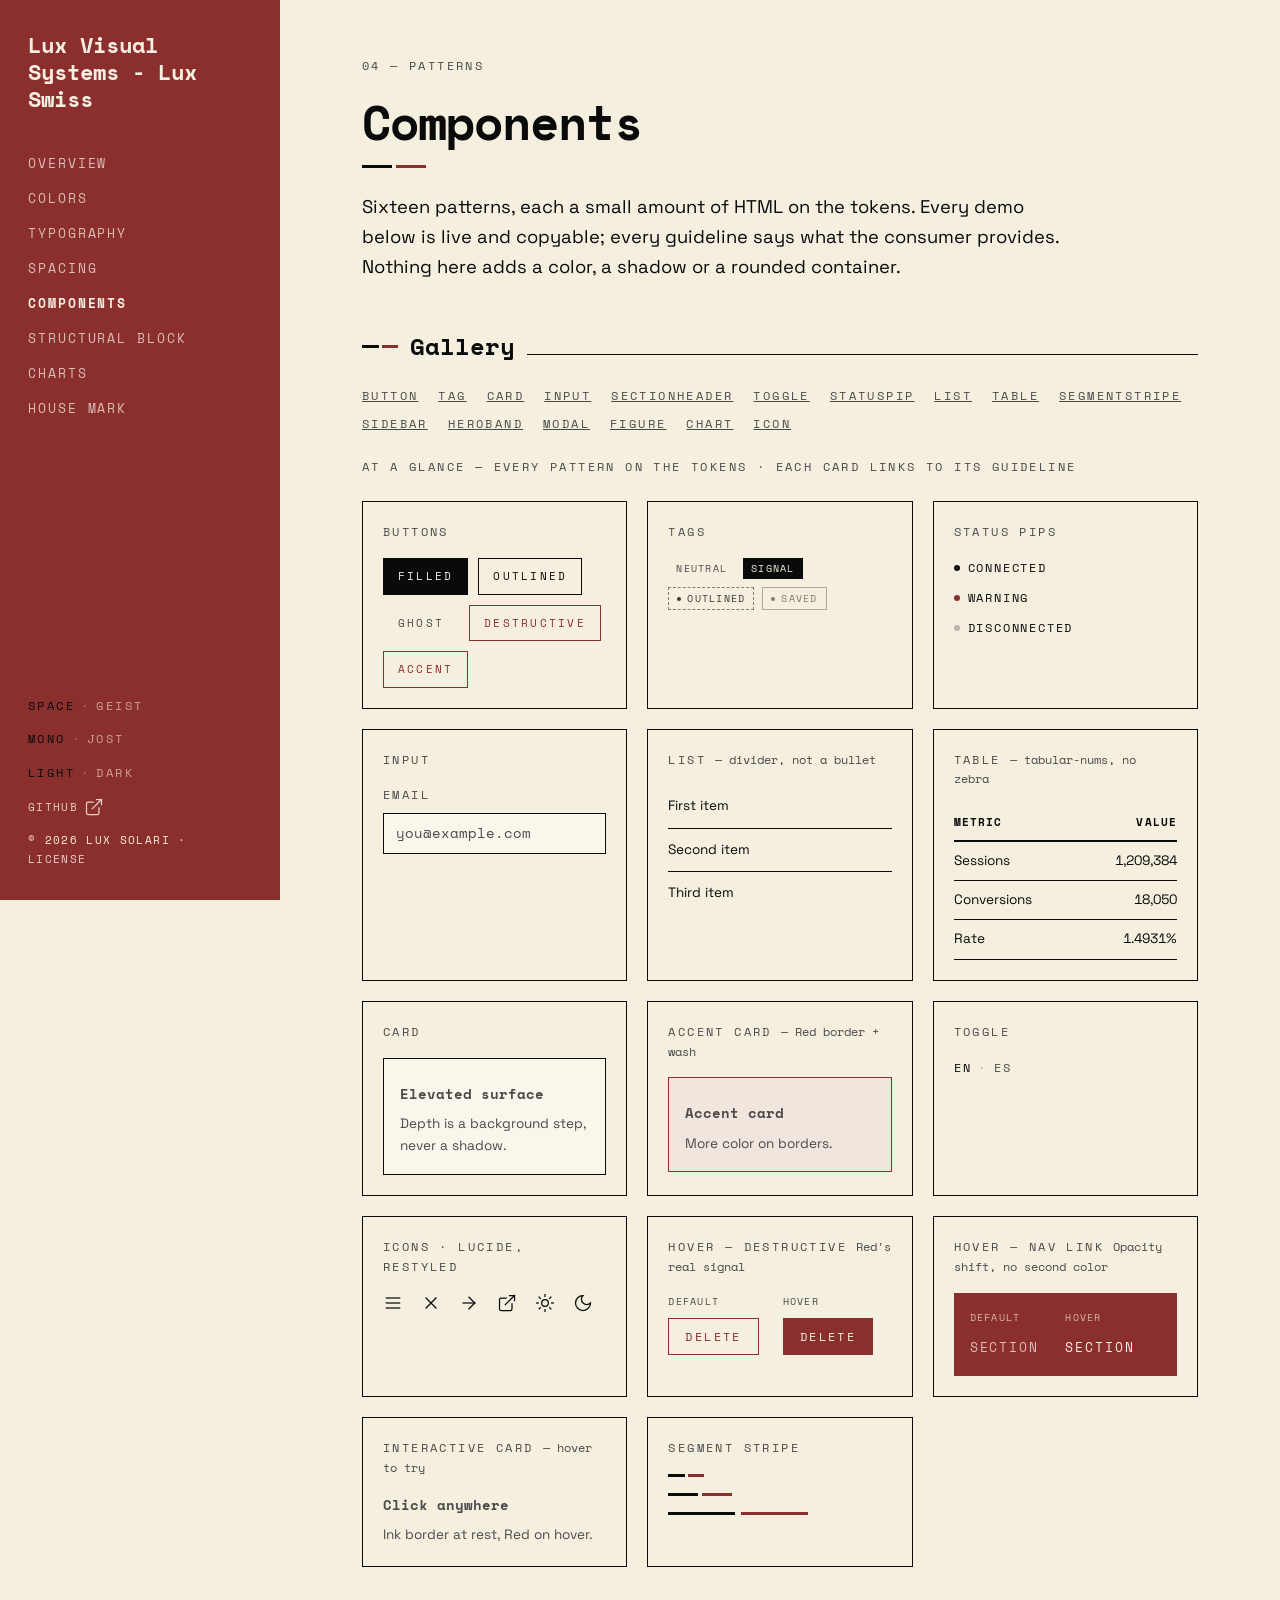
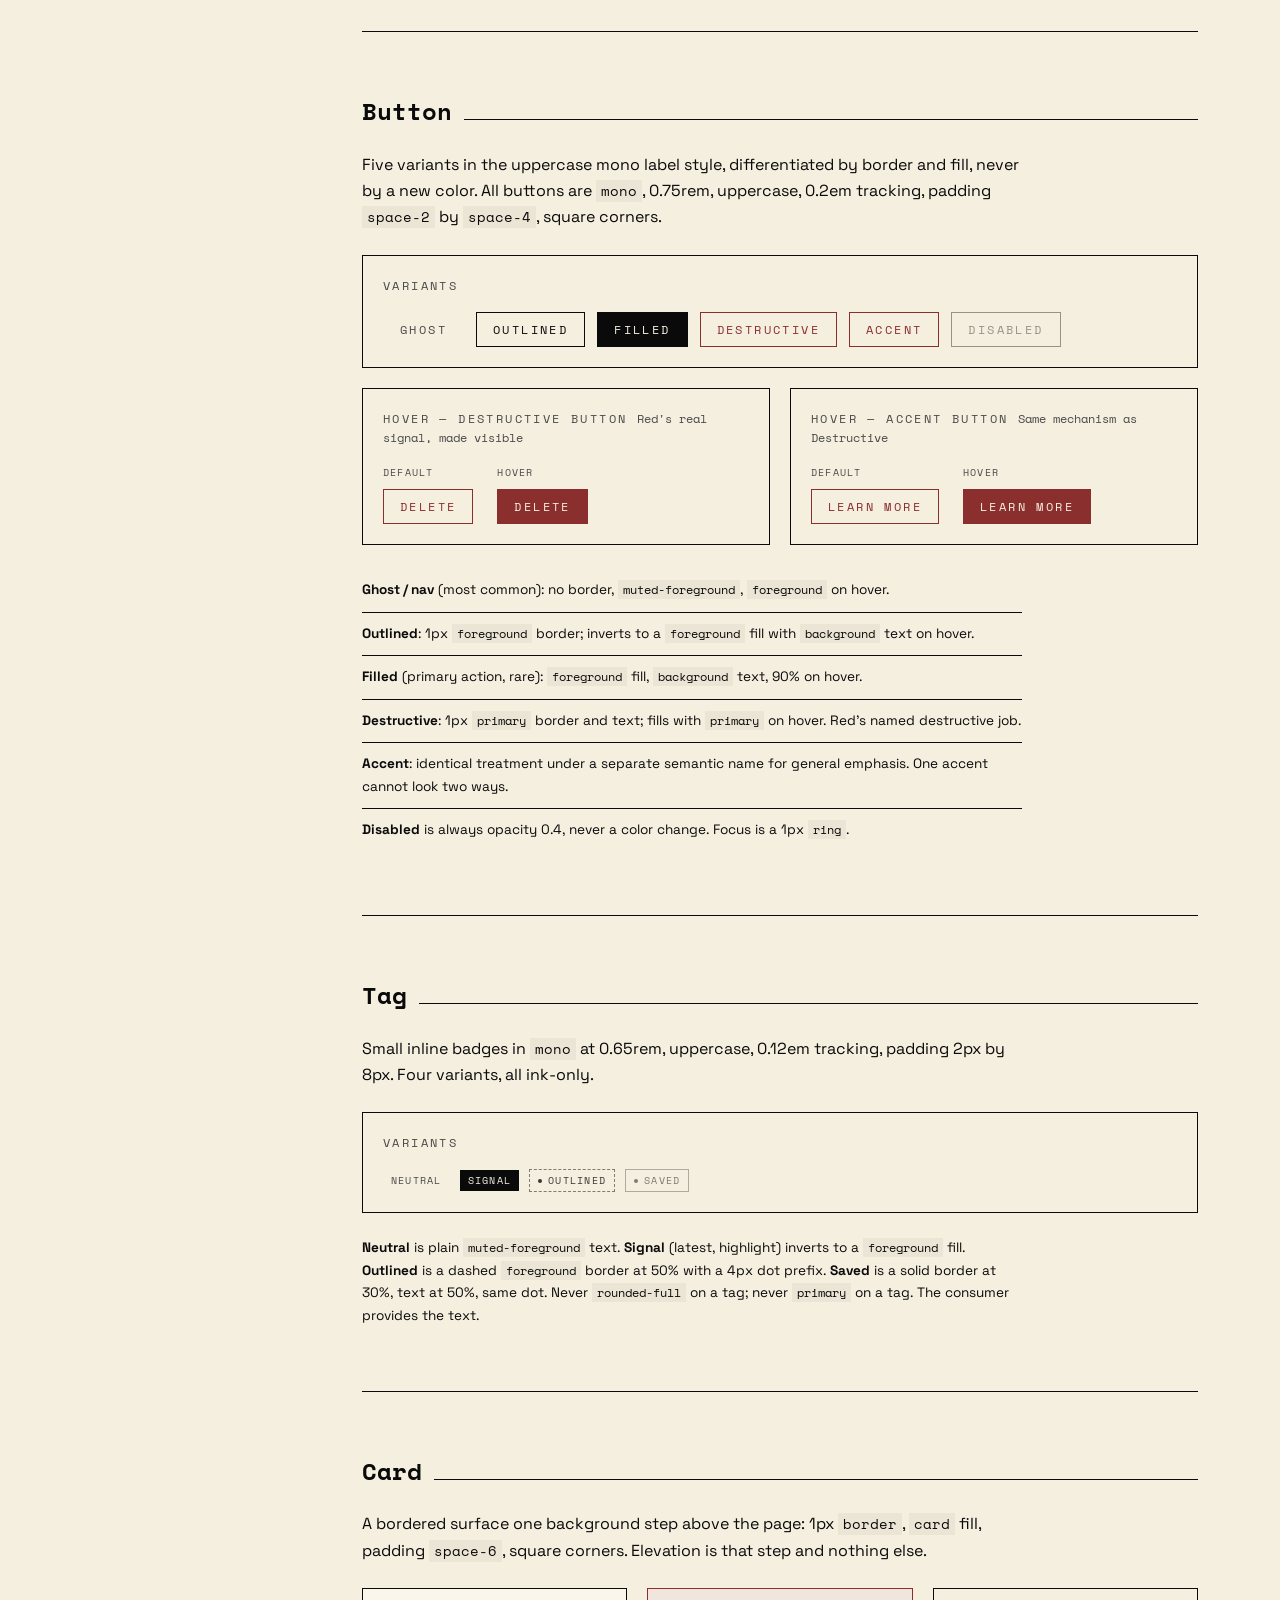
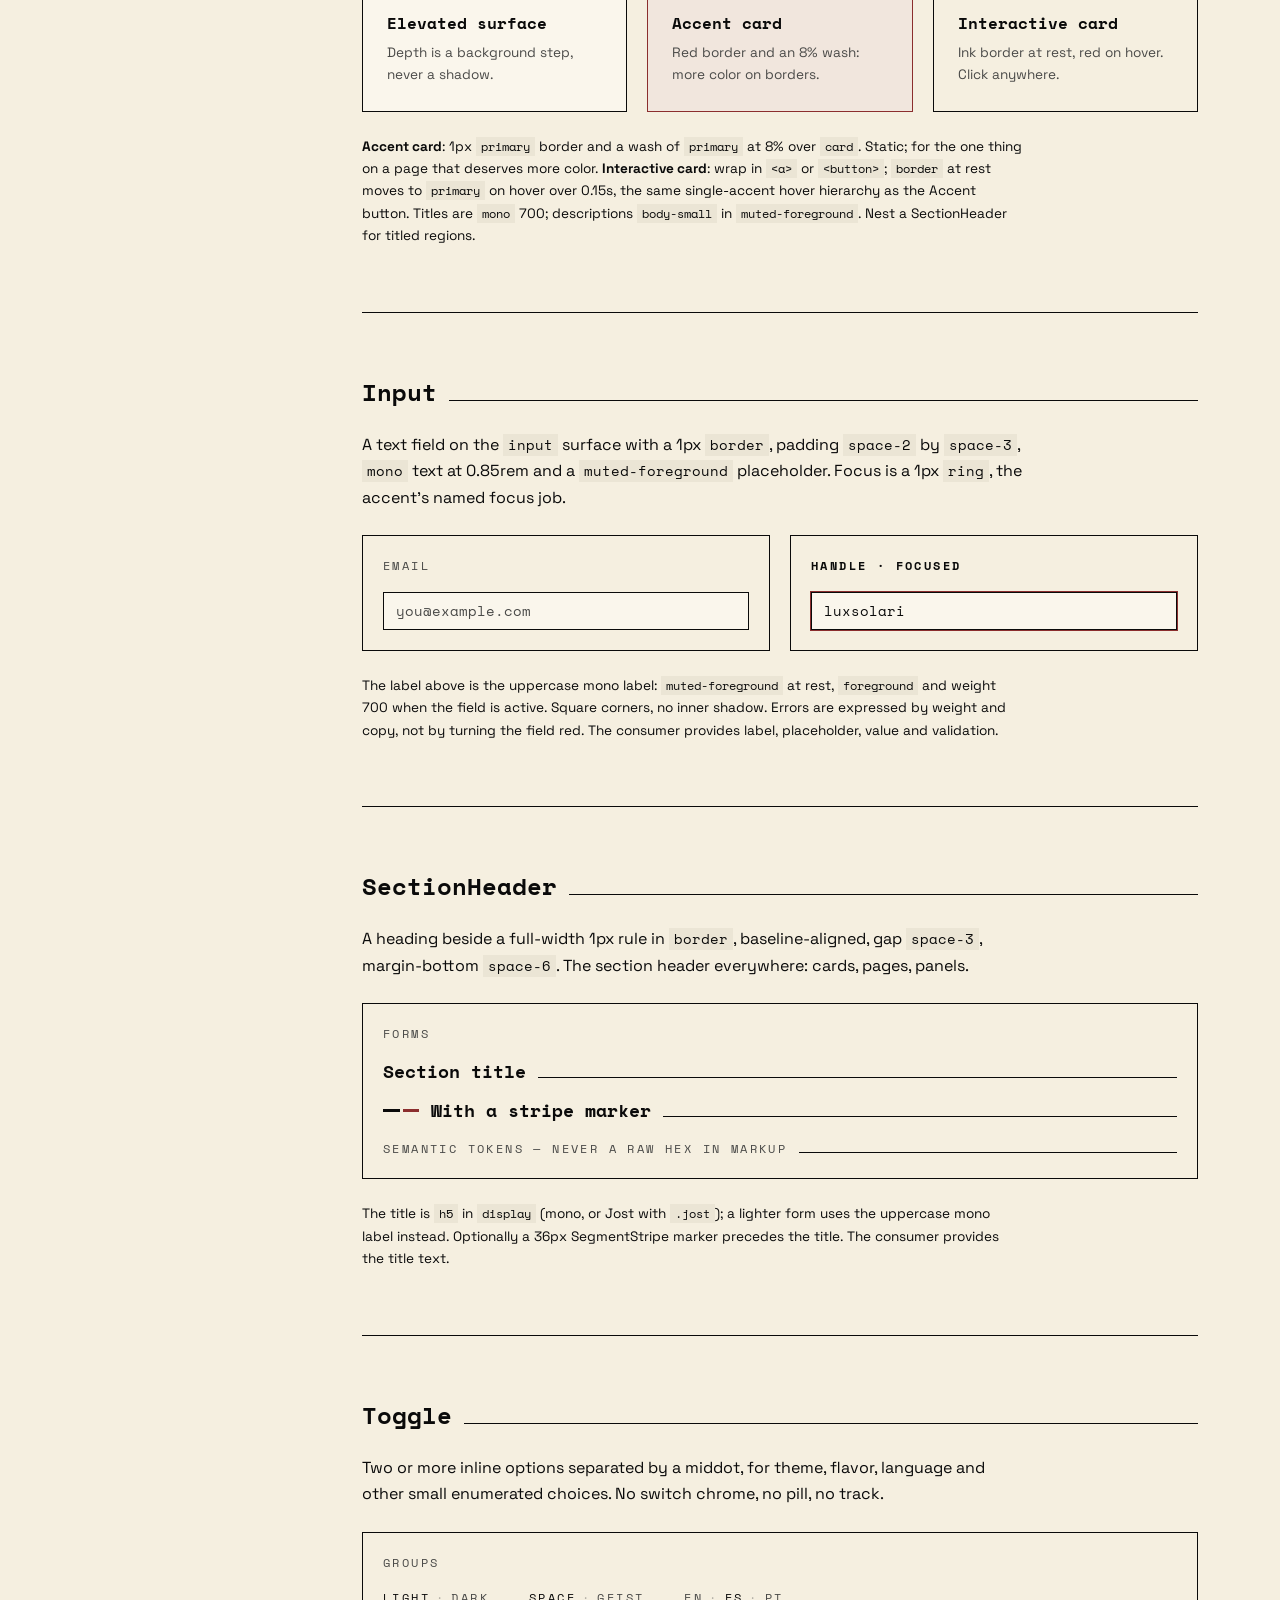
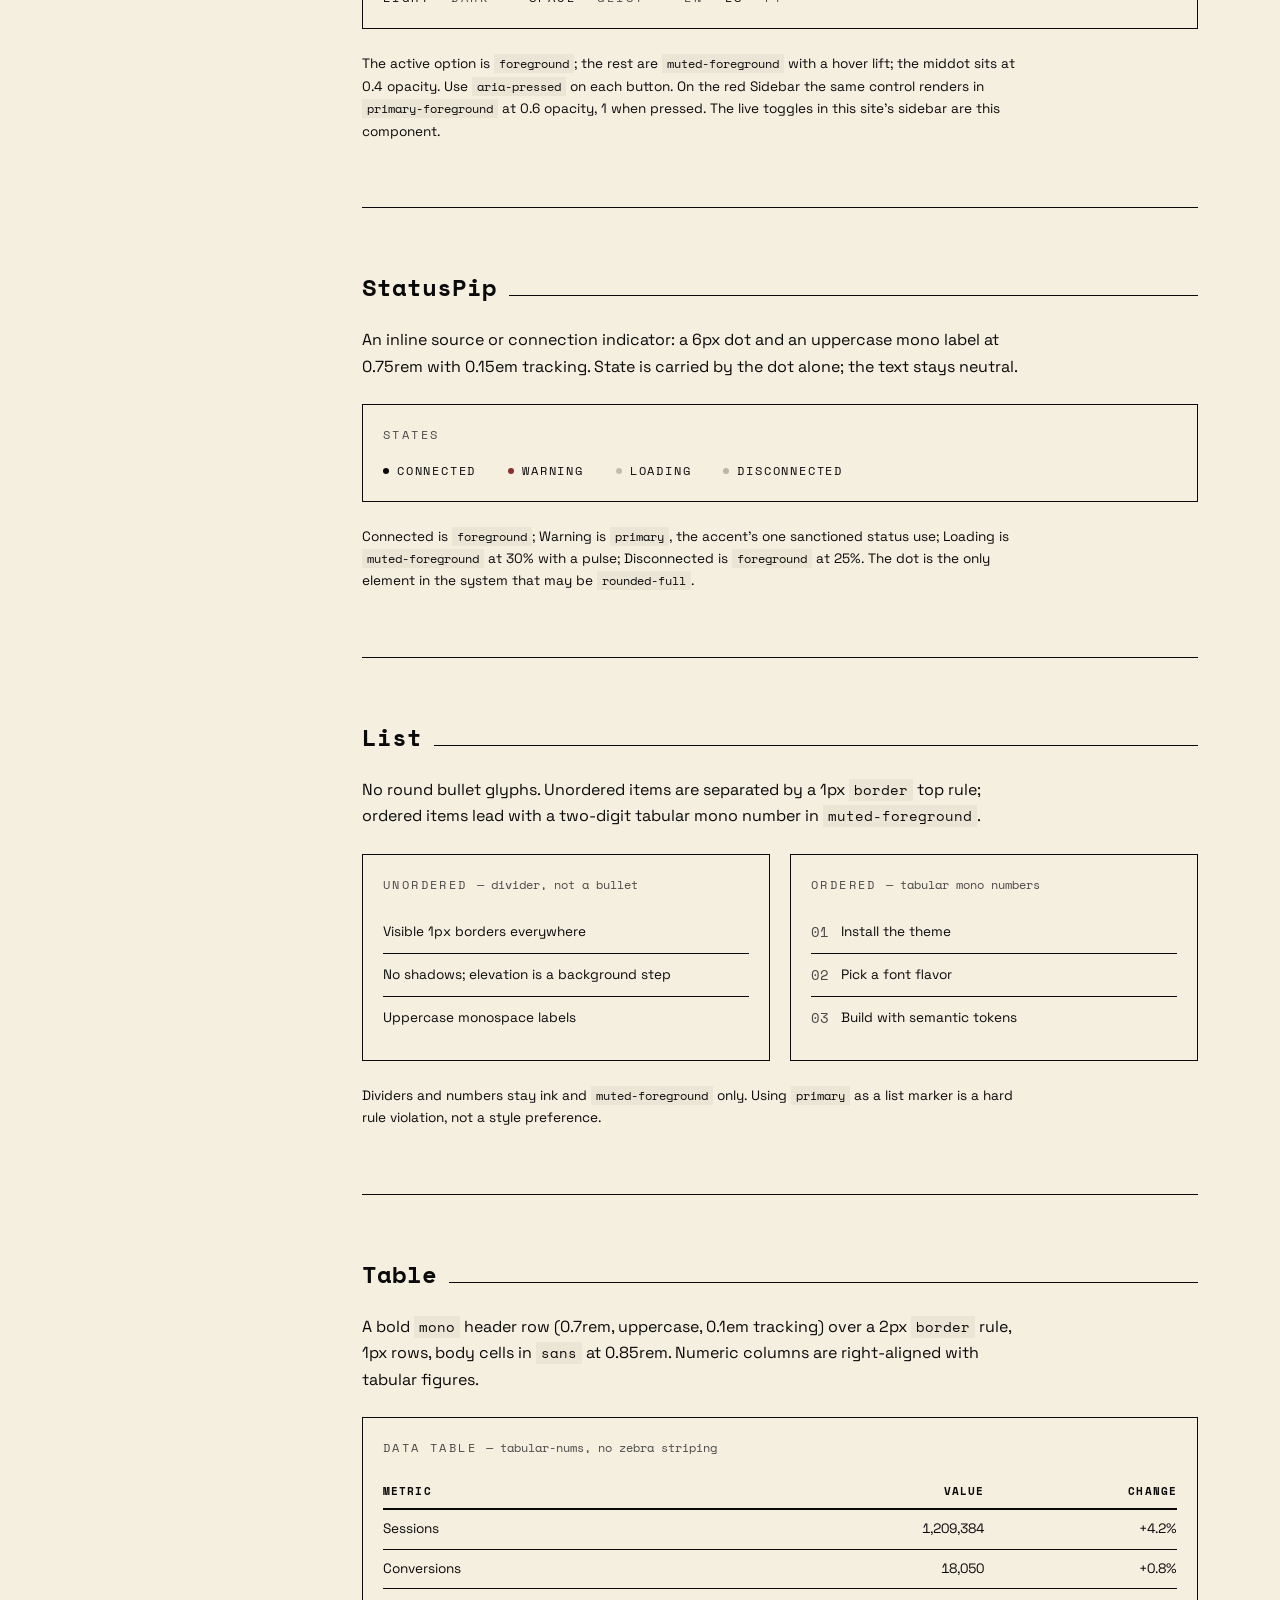
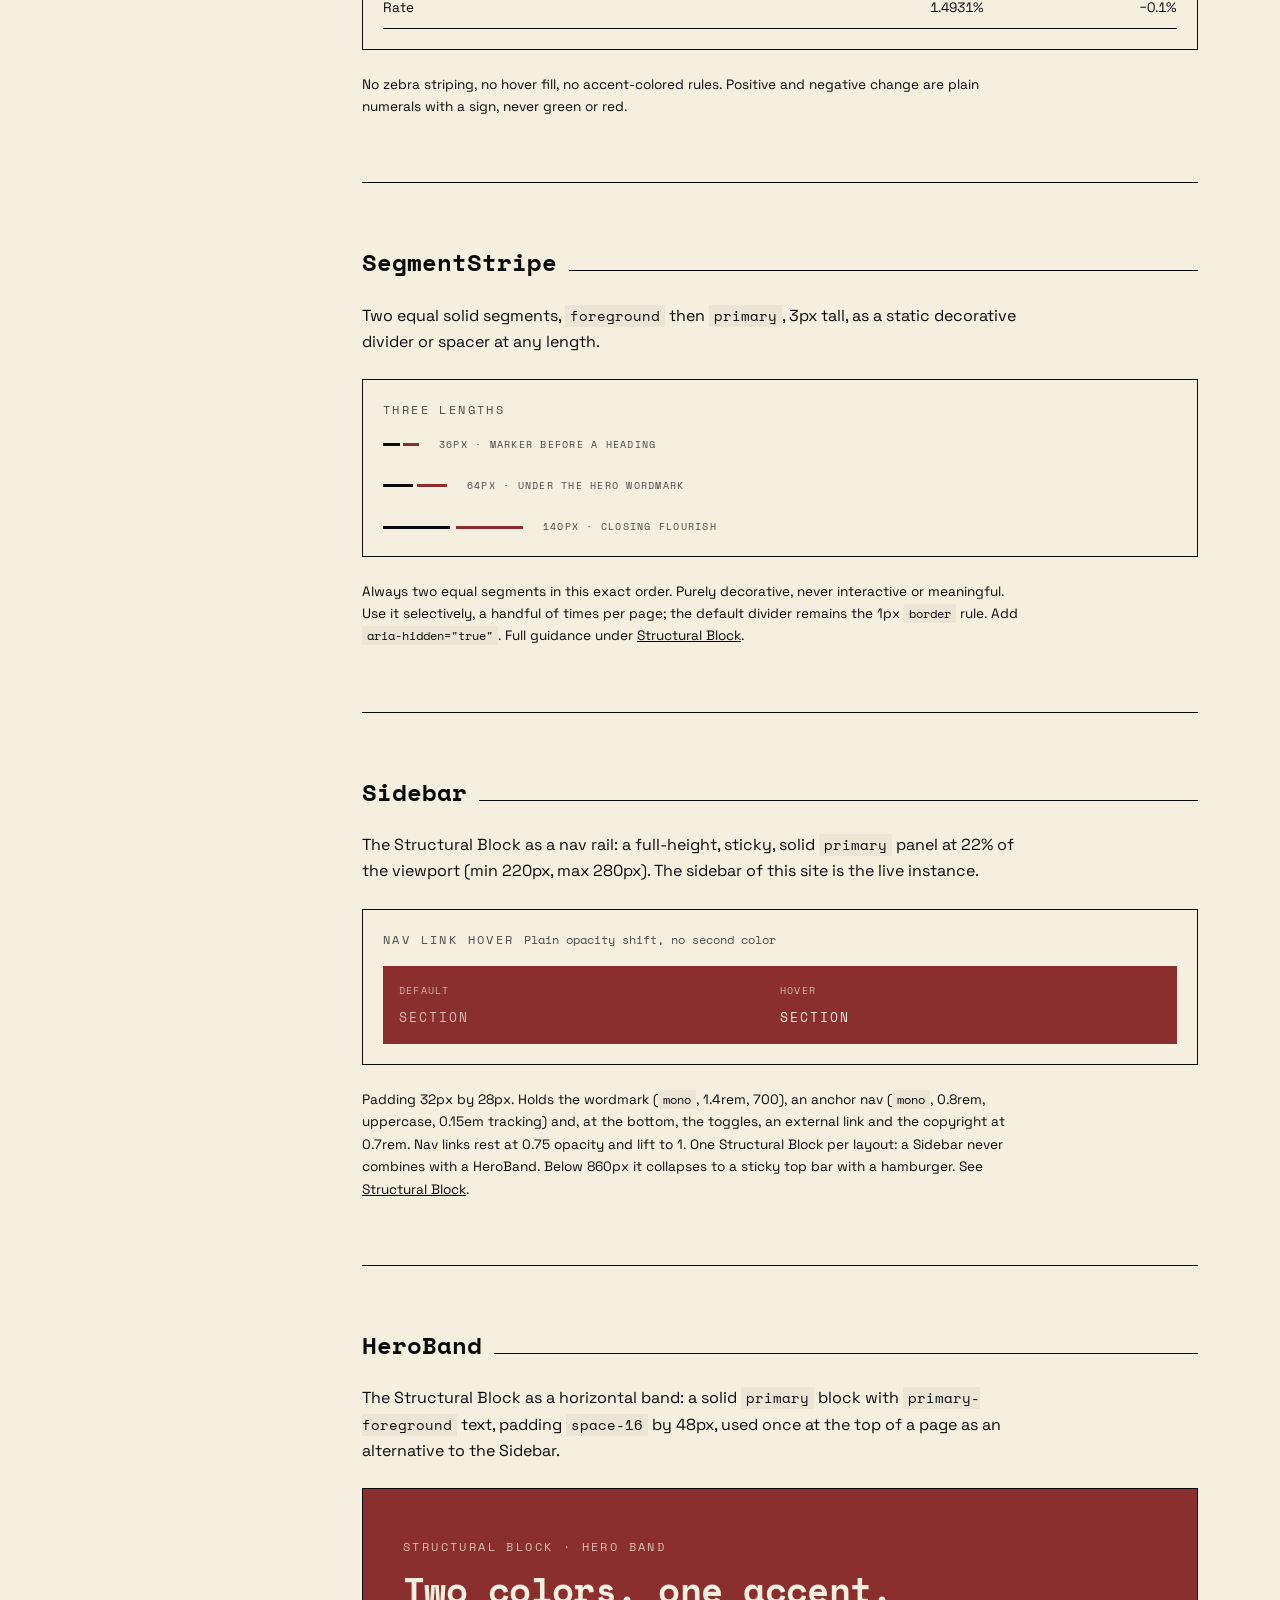
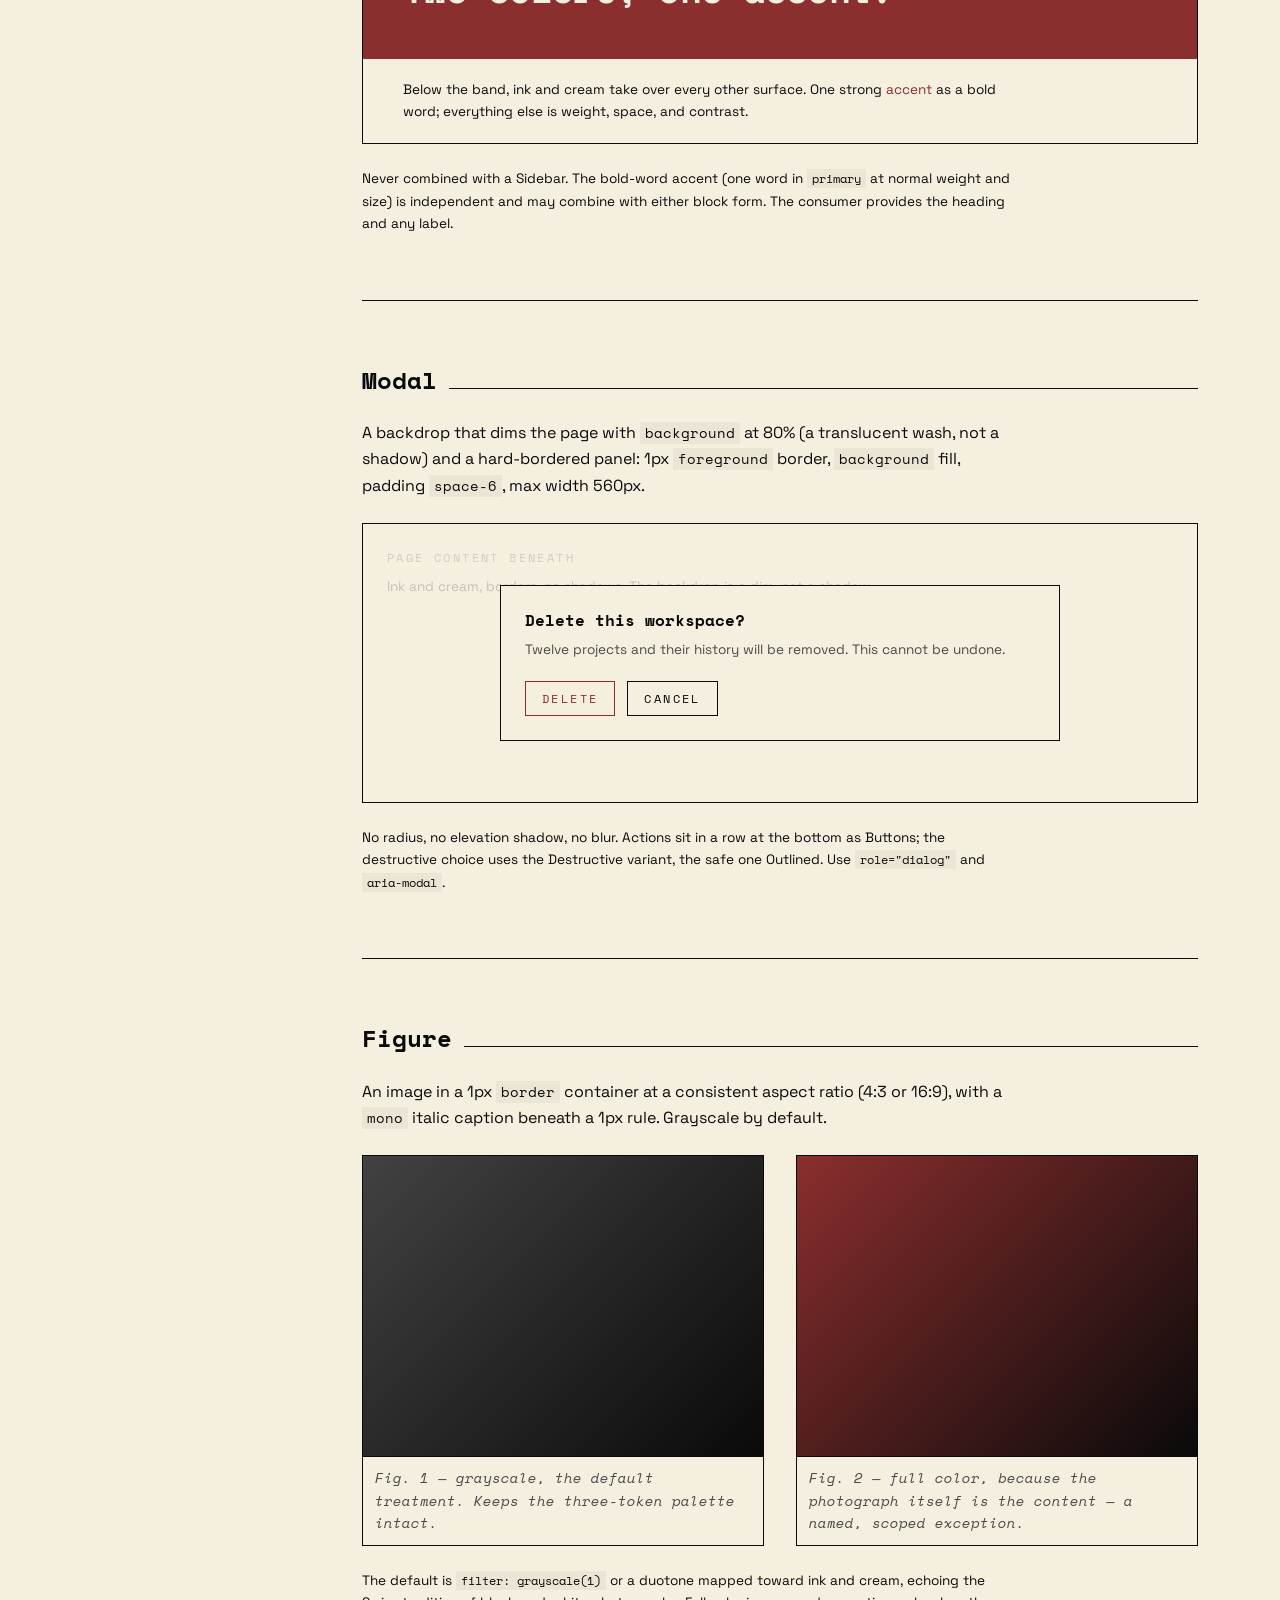
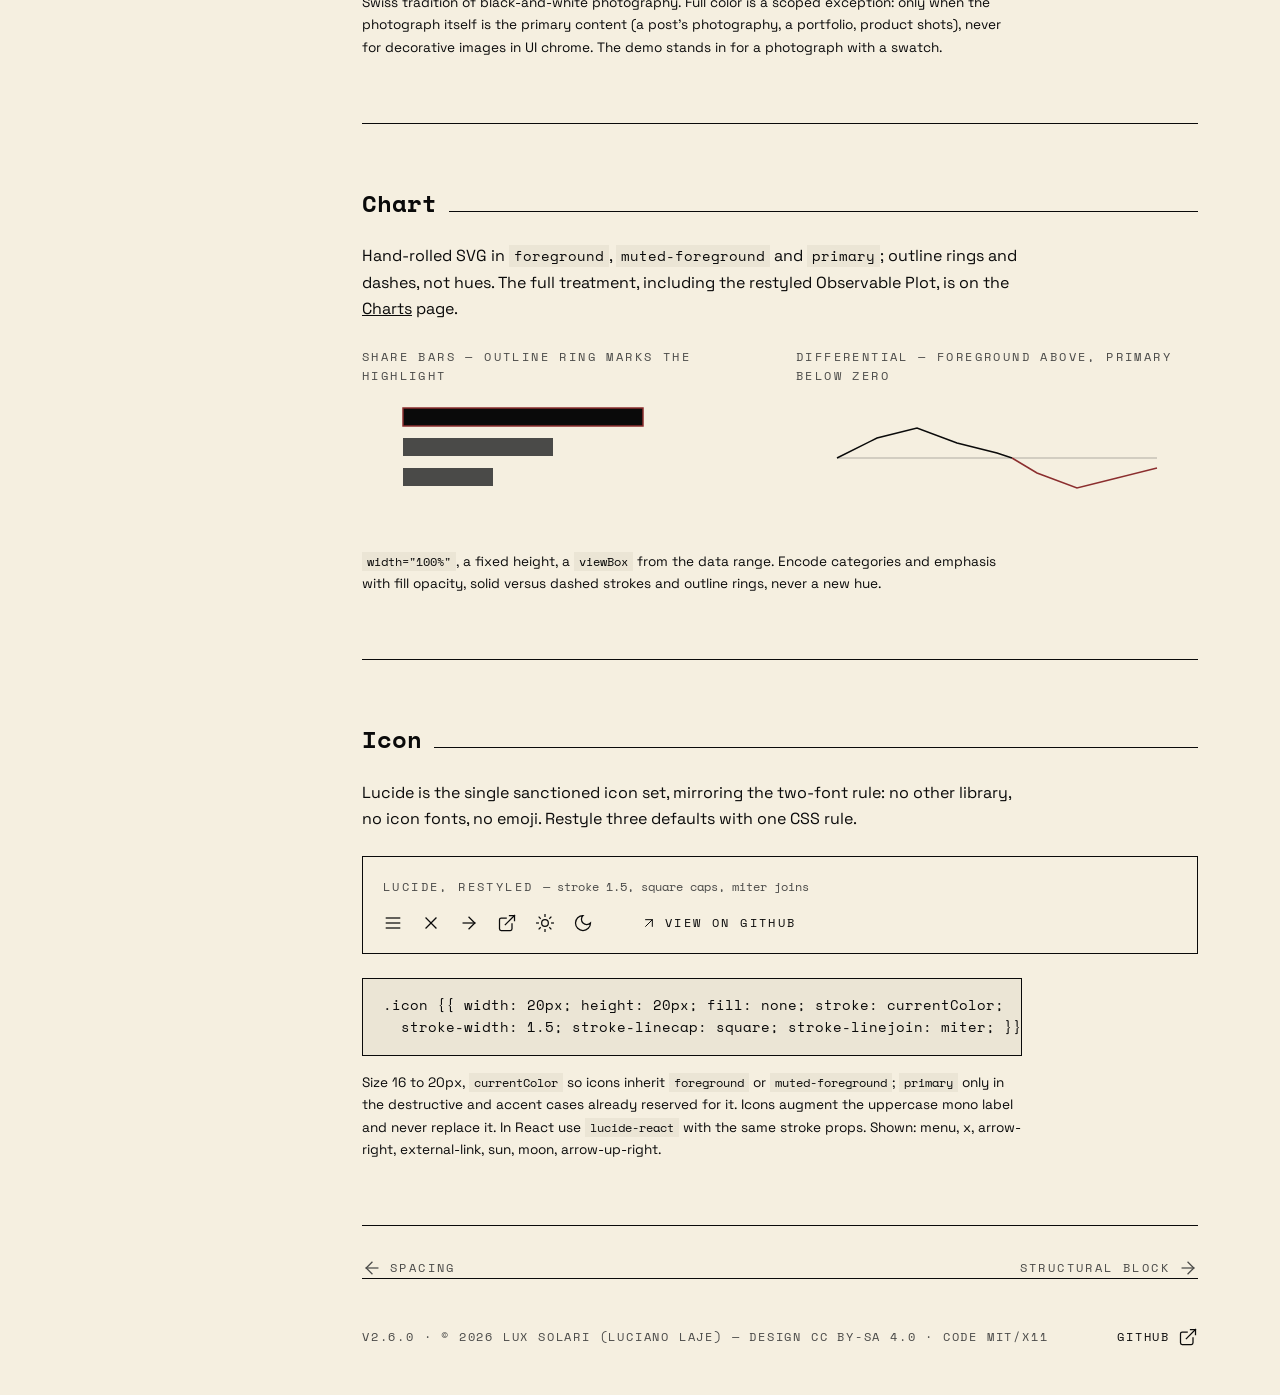
<file: docs/components.html>
<!doctype html>
<html lang="en">
<head>
  <meta charset="utf-8" />
  <meta name="viewport" content="width=device-width, initial-scale=1" />
  <script>
    // Apply the saved theme, flavor and heading accent before first paint.
    (function () {
      try {
        var saved = localStorage.getItem("theme");
        var dark = saved ? saved === "dark"
          : window.matchMedia && window.matchMedia("(prefers-color-scheme: dark)").matches;
        if (dark) document.documentElement.classList.add("dark");
        if (localStorage.getItem("flavor") === "geist") document.documentElement.classList.add("geist");
        if (localStorage.getItem("jost") === "on") document.documentElement.classList.add("jost");
      } catch (e) {}
    })();
  </script>
  <title>Components — Lux Visual Systems - Lux Swiss</title>
  <meta name="description" content="Sixteen Lux Visual Systems - Lux Swiss component patterns with live demos and guidelines, from buttons to modals." />
  <meta property="og:type" content="website" />
  <meta property="og:title" content="Components — Lux Visual Systems - Lux Swiss" />
  <meta property="og:description" content="Sixteen Lux Visual Systems - Lux Swiss component patterns with live demos and guidelines, from buttons to modals." />
  <meta property="og:url" content="https://luxsolari.github.io/lux-visual-systems-lux-swiss/components.html" />
  <meta property="og:image" content="https://luxsolari.github.io/lux-visual-systems-lux-swiss/assets/social-card.png" />
  <meta property="og:image:width" content="1200" />
  <meta property="og:image:height" content="630" />
  <meta name="twitter:card" content="summary_large_image" />
  <meta name="twitter:title" content="Components — Lux Visual Systems - Lux Swiss" />
  <meta name="twitter:description" content="Sixteen Lux Visual Systems - Lux Swiss component patterns with live demos and guidelines, from buttons to modals." />
  <meta name="twitter:image" content="https://luxsolari.github.io/lux-visual-systems-lux-swiss/assets/social-card.png" />
  <link rel="preconnect" href="https://fonts.googleapis.com" />
  <link rel="preconnect" href="https://fonts.gstatic.com" crossorigin />
  <link href="https://fonts.googleapis.com/css2?family=Space+Grotesk:wght@300;400;500;700&family=Space+Mono:ital,wght@0,400;0,700;1,400;1,700&family=Geist:wght@300;400;500;700&family=Geist+Mono:ital,wght@0,400;0,700;1,400;1,700&family=Zilla+Slab:ital,wght@0,400;0,500;0,700;1,400&family=Jost:wght@700&display=swap" rel="stylesheet" />
  <link rel="stylesheet" href="assets/site.css" />
</head>
<body>
  <div class="layout">
    <aside class="sidebar">
      <div>
        <div style="display:flex; align-items:center; justify-content:space-between;">
          <a class="sidebar-wordmark" href="index.html">Lux Visual Systems - Lux Swiss</a>
          <button class="hamburger" aria-label="Toggle navigation" aria-expanded="false" data-nav-toggle>
            <svg class="icon" viewBox="0 0 24 24" style="color:var(--primary-foreground);">
              <line x1="4" y1="6" x2="20" y2="6"/><line x1="4" y1="12" x2="20" y2="12"/><line x1="4" y1="18" x2="20" y2="18"/>
            </svg>
          </button>
        </div>
        <nav class="sidebar-nav" data-nav-list aria-label="Sections"><a href="index.html">Overview</a><a href="colors.html">Colors</a><a href="typography.html">Typography</a><a href="spacing.html">Spacing</a><a href="components.html">Components</a><a href="structural-block.html">Structural Block</a><a href="charts.html">Charts</a><a href="house-mark.html">House Mark</a></nav>
      </div>
      <div class="sidebar-bottom">
        <div class="toggle" role="group" aria-label="Font flavor">
          <button data-flavor-btn="space" aria-pressed="true">Space</button><span class="mid">·</span><button data-flavor-btn="geist" aria-pressed="false">Geist</button>
        </div>
        <div class="toggle" role="group" aria-label="Heading face">
          <button data-jost-btn="mono" aria-pressed="true">Mono</button><span class="mid">·</span><button data-jost-btn="jost" aria-pressed="false">Jost</button>
        </div>
        <div class="toggle" role="group" aria-label="Color theme">
          <button data-theme-btn="light" aria-pressed="true">Light</button><span class="mid">·</span><button data-theme-btn="dark" aria-pressed="false">Dark</button>
        </div>
        <a href="https://github.com/luxsolari/lux-visual-systems-lux-swiss">GitHub <svg class="icon" viewBox="0 0 24 24" width="14" height="14"><path d="M15 3h6v6"/><path d="M10 14 21 3"/><path d="M18 13v6a2 2 0 0 1-2 2H5a2 2 0 0 1-2-2V8a2 2 0 0 1 2-2h6"/></svg></a>
        <span>© 2026 Lux Solari · <a href="index.html#license">License</a></span>
      </div>
    </aside>
    <div class="content">
      <div class="content-inner">
        <main>
          <header class="page-head">
            <p class="label">04 — Patterns</p>
            <h1>Components</h1>
            <div class="stripe hero" aria-hidden="true"><i></i><i></i></div>
            <p class="lead">Sixteen patterns, each a small amount of HTML on the tokens. Every demo below is live and copyable; every guideline says what the consumer provides. Nothing here adds a color, a shadow or a rounded container.</p>
          </header>
          <section id="gallery" class="first">
            <div class="divider"><span class="stripe" aria-hidden="true"><i></i><i></i></span><h3>Gallery</h3><span class="rule"></span></div>
            <nav class="row" style="gap:8px 20px; margin-bottom:8px;" aria-label="Components">
              <a class="label" href="#button">Button</a><a class="label" href="#tag">Tag</a><a class="label" href="#card">Card</a><a class="label" href="#input">Input</a><a class="label" href="#section-header">SectionHeader</a><a class="label" href="#toggle">Toggle</a><a class="label" href="#status-pip">StatusPip</a><a class="label" href="#list">List</a><a class="label" href="#table">Table</a><a class="label" href="#segment-stripe">SegmentStripe</a><a class="label" href="#sidebar">Sidebar</a><a class="label" href="#hero-band">HeroBand</a><a class="label" href="#modal">Modal</a><a class="label" href="#figure">Figure</a><a class="label" href="#chart">Chart</a><a class="label" href="#icon">Icon</a>
            </nav>
            <p class="label sub" style="margin-top:24px;">At a glance — every pattern on the tokens · each card links to its guideline</p>
            <div class="grid grid-auto">
              <a class="demo index-card" href="#button"><span class="label">Buttons</span>
                <div class="row" style="gap:10px;"><span class="btn btn-filled" style="padding:8px 14px; font-size:0.7rem;">Filled</span><span class="btn btn-outlined" style="padding:8px 14px; font-size:0.7rem;">Outlined</span><span class="btn btn-ghost" style="padding:8px 14px; font-size:0.7rem;">Ghost</span><span class="btn btn-destructive" style="padding:8px 14px; font-size:0.7rem;">Destructive</span><span class="btn btn-accent" style="padding:8px 14px; font-size:0.7rem;">Accent</span></div></a>
              <a class="demo index-card" href="#tag"><span class="label">Tags</span>
                <div class="row" style="gap:8px;"><span class="tag tag-neutral">Neutral</span><span class="tag tag-signal">Signal</span><span class="tag tag-outlined"><span class="dot"></span>Outlined</span><span class="tag tag-saved"><span class="dot"></span>Saved</span></div></a>
              <a class="demo index-card" href="#status-pip"><span class="label">Status pips</span>
                <div style="display:flex; flex-direction:column; gap:10px;"><span class="pip"><i></i>Connected</span><span class="pip warn"><i></i>Warning</span><span class="pip off"><i></i>Disconnected</span></div></a>
              <a class="demo index-card field" href="#input"><span class="label">Input</span>
                <span class="label" style="display:block; margin-bottom:8px;">Email</span><span style="display:block; border:1px solid var(--border); background:var(--input); padding:8px 12px; font-family:var(--font-mono); font-size:0.85rem; color:var(--muted-foreground);">you@example.com</span></a>
              <a class="demo index-card" href="#list"><span class="label">List <span class="note">— divider, not a bullet</span></span>
                <ul class="list-plain small"><li>First item</li><li>Second item</li><li>Third item</li></ul></a>
              <a class="demo index-card" href="#table"><span class="label">Table <span class="note">— tabular-nums, no zebra</span></span>
                <table class="data-table"><thead><tr><th>Metric</th><th class="num">Value</th></tr></thead><tbody><tr><td>Sessions</td><td class="num">1,209,384</td></tr><tr><td>Conversions</td><td class="num">18,050</td></tr><tr><td>Rate</td><td class="num">1.4931%</td></tr></tbody></table></a>
              <a class="demo index-card" href="#card"><span class="label">Card</span>
                <div class="card" style="padding:16px;"><p class="mono" style="font-weight:700;">Elevated surface</p><p class="small muted" style="margin-top:8px;">Depth is a background step, never a shadow.</p></div></a>
              <a class="demo index-card" href="#card"><span class="label">Accent card <span class="note">— Red border + wash</span></span>
                <div class="card card-accent" style="padding:16px;"><p class="mono" style="font-weight:700;">Accent card</p><p class="small muted" style="margin-top:8px;">More color on borders.</p></div></a>
              <a class="demo index-card" href="#toggle"><span class="label">Toggle</span>
                <div class="toggle"><span style="color:var(--foreground);">EN</span><span class="mid">·</span><span style="color:var(--muted-foreground);">ES</span></div></a>
              <a class="demo index-card" href="#icon"><span class="label">Icons · Lucide, restyled</span>
                <div class="row" style="gap:18px; color:var(--foreground);"><svg class="icon" viewBox="0 0 24 24"><line x1="4" y1="6" x2="20" y2="6"/><line x1="4" y1="12" x2="20" y2="12"/><line x1="4" y1="18" x2="20" y2="18"/></svg><svg class="icon" viewBox="0 0 24 24"><path d="M18 6 6 18"/><path d="m6 6 12 12"/></svg><svg class="icon" viewBox="0 0 24 24"><path d="M5 12h14"/><path d="m12 5 7 7-7 7"/></svg><svg class="icon" viewBox="0 0 24 24"><path d="M15 3h6v6"/><path d="M10 14 21 3"/><path d="M18 13v6a2 2 0 0 1-2 2H5a2 2 0 0 1-2-2V8a2 2 0 0 1 2-2h6"/></svg><svg class="icon" viewBox="0 0 24 24"><circle cx="12" cy="12" r="4"/><path d="M12 2v2"/><path d="M12 20v2"/><path d="m4.9 4.9 1.4 1.4"/><path d="m17.7 17.7 1.4 1.4"/><path d="M2 12h2"/><path d="M20 12h2"/><path d="m6.3 17.7-1.4 1.4"/><path d="m19.1 4.9-1.4 1.4"/></svg><svg class="icon" viewBox="0 0 24 24"><path d="M12 3a6 6 0 0 0 9 9 9 9 0 1 1-9-9Z"/></svg></div></a>
              <a class="demo index-card" href="#button"><span class="label">Hover — destructive <span class="note">Red's real signal</span></span>
                <div class="hover-pair"><div><span class="cap">Default</span><span class="btn btn-destructive">Delete</span></div><div><span class="cap">Hover</span><span class="btn btn-destructive is-hover-demo">Delete</span></div></div></a>
              <a class="demo index-card" href="#sidebar"><span class="label">Hover — nav link <span class="note">Opacity shift, no second color</span></span>
                <div class="on-red"><div><span class="cap" style="display:block; margin-bottom:8px;">Default</span><span class="demo-nav-link">Section</span></div><div><span class="cap" style="display:block; margin-bottom:8px;">Hover</span><span class="demo-nav-link is-hover-demo">Section</span></div></div></a>
              <a class="demo index-card card-interactive" href="#card"><span class="label">Interactive card <span class="note">— hover to try</span></span>
                <p class="mono" style="font-weight:700;">Click anywhere</p><p class="small muted" style="margin-top:8px;">Ink border at rest, Red on hover.</p></a>
              <a class="demo index-card" href="#segment-stripe"><span class="label">Segment stripe</span>
                <div style="display:flex; flex-direction:column; gap:16px;"><span class="stripe" aria-hidden="true"><i></i><i></i></span><span class="stripe hero" aria-hidden="true"><i></i><i></i></span><span class="stripe flourish" aria-hidden="true"><i></i><i></i></span></div></a>
            </div>
          </section>

          <section id="button">
            <div class="divider"><h3>Button</h3><span class="rule"></span></div>
            <p class="measure" style="margin-bottom:24px;">Five variants in the uppercase mono label style, differentiated by border and fill, never by a new color. All buttons are <code>mono</code>, 0.75rem, uppercase, 0.2em tracking, padding <code>space-2</code> by <code>space-4</code>, square corners.</p>
            <div class="demo"><span class="label">Variants</span><div class="row"><button class="btn btn-ghost">Ghost</button><button class="btn btn-outlined">Outlined</button><button class="btn btn-filled">Filled</button><button class="btn btn-destructive">Destructive</button><button class="btn btn-accent">Accent</button><button class="btn btn-outlined" disabled>Disabled</button></div></div><div class="grid grid-2" style="margin-top:20px;"><div class="demo"><span class="label">Hover — destructive button <span class="note">Red's real signal, made visible</span></span><div class="hover-pair"><div><span class="cap">Default</span><button class="btn btn-destructive">Delete</button></div><div><span class="cap">Hover</span><button class="btn btn-destructive is-hover-demo">Delete</button></div></div></div><div class="demo"><span class="label">Hover — accent button <span class="note">Same mechanism as Destructive</span></span><div class="hover-pair"><div><span class="cap">Default</span><button class="btn btn-accent">Learn more</button></div><div><span class="cap">Hover</span><button class="btn btn-accent is-hover-demo">Learn more</button></div></div></div></div>
            <div class="measure" style="margin-top:24px;"><ul class="list-plain small">
              <li><strong>Ghost / nav</strong> (most common): no border, <code>muted-foreground</code>, <code>foreground</code> on hover.</li>
              <li><strong>Outlined</strong>: 1px <code>foreground</code> border; inverts to a <code>foreground</code> fill with <code>background</code> text on hover.</li>
              <li><strong>Filled</strong> (primary action, rare): <code>foreground</code> fill, <code>background</code> text, 90% on hover.</li>
              <li><strong>Destructive</strong>: 1px <code>primary</code> border and text; fills with <code>primary</code> on hover. Red's named destructive job.</li>
              <li><strong>Accent</strong>: identical treatment under a separate semantic name for general emphasis. One accent cannot look two ways.</li>
              <li><strong>Disabled</strong> is always opacity 0.4, never a color change. Focus is a 1px <code>ring</code>.</li>
            </ul></div>
          </section>
          <section id="tag">
            <div class="divider"><h3>Tag</h3><span class="rule"></span></div>
            <p class="measure" style="margin-bottom:24px;">Small inline badges in <code>mono</code> at 0.65rem, uppercase, 0.12em tracking, padding 2px by 8px. Four variants, all ink-only.</p>
            <div class="demo"><span class="label">Variants</span><div class="row" style="gap:10px;"><span class="tag tag-neutral">Neutral</span><span class="tag tag-signal">Signal</span><span class="tag tag-outlined"><span class="dot"></span>Outlined</span><span class="tag tag-saved"><span class="dot"></span>Saved</span></div></div>
            <div class="measure" style="margin-top:24px;"><p class="small"><strong>Neutral</strong> is plain <code>muted-foreground</code> text. <strong>Signal</strong> (latest, highlight) inverts to a <code>foreground</code> fill. <strong>Outlined</strong> is a dashed <code>foreground</code> border at 50% with a 4px dot prefix. <strong>Saved</strong> is a solid border at 30%, text at 50%, same dot. Never <code>rounded-full</code> on a tag; never <code>primary</code> on a tag. The consumer provides the text.</p></div>
          </section>
          <section id="card">
            <div class="divider"><h3>Card</h3><span class="rule"></span></div>
            <p class="measure" style="margin-bottom:24px;">A bordered surface one background step above the page: 1px <code>border</code>, <code>card</code> fill, padding <code>space-6</code>, square corners. Elevation is that step and nothing else.</p>
            <div class="grid grid-3"><div class="card"><h4>Elevated surface</h4><p class="small muted">Depth is a background step, never a shadow.</p></div><div class="card card-accent"><h4>Accent card</h4><p class="small muted">Red border and an 8% wash: more color on borders.</p></div><a href="#card" class="card card-interactive" onclick="return false;"><h4>Interactive card</h4><p class="small muted">Ink border at rest, red on hover. Click anywhere.</p></a></div>
            <div class="measure" style="margin-top:24px;"><p class="small"><strong>Accent card</strong>: 1px <code>primary</code> border and a wash of <code>primary</code> at 8% over <code>card</code>. Static; for the one thing on a page that deserves more color. <strong>Interactive card</strong>: wrap in <code>&lt;a&gt;</code> or <code>&lt;button&gt;</code>; <code>border</code> at rest moves to <code>primary</code> on hover over 0.15s, the same single-accent hover hierarchy as the Accent button. Titles are <code>mono</code> 700; descriptions <code>body-small</code> in <code>muted-foreground</code>. Nest a SectionHeader for titled regions.</p></div>
          </section>
          <section id="input">
            <div class="divider"><h3>Input</h3><span class="rule"></span></div>
            <p class="measure" style="margin-bottom:24px;">A text field on the <code>input</code> surface with a 1px <code>border</code>, padding <code>space-2</code> by <code>space-3</code>, <code>mono</code> text at 0.85rem and a <code>muted-foreground</code> placeholder. Focus is a 1px <code>ring</code>, the accent's named focus job.</p>
            <div class="grid grid-2"><div class="demo field"><label class="label">Email</label><input placeholder="you@example.com" /></div><div class="demo field"><label class="label active">Handle · focused</label><input value="luxsolari" class="is-focus-demo" /></div></div>
            <div class="measure" style="margin-top:24px;"><p class="small">The label above is the uppercase mono label: <code>muted-foreground</code> at rest, <code>foreground</code> and weight 700 when the field is active. Square corners, no inner shadow. Errors are expressed by weight and copy, not by turning the field red. The consumer provides label, placeholder, value and validation.</p></div>
          </section>
          <section id="section-header">
            <div class="divider"><h3>SectionHeader</h3><span class="rule"></span></div>
            <p class="measure" style="margin-bottom:24px;">A heading beside a full-width 1px rule in <code>border</code>, baseline-aligned, gap <code>space-3</code>, margin-bottom <code>space-6</code>. The section header everywhere: cards, pages, panels.</p>
            <div class="demo"><span class="label">Forms</span><div class="divider" style="margin:0 0 16px;"><h5>Section title</h5><span class="rule"></span></div><div class="divider" style="margin:0 0 16px;"><span class="stripe" aria-hidden="true"><i></i><i></i></span><h5>With a stripe marker</h5><span class="rule"></span></div><div class="divider" style="margin:0;"><span class="label">Semantic tokens — never a raw hex in markup</span><span class="rule"></span></div></div>
            <div class="measure" style="margin-top:24px;"><p class="small">The title is <code>h5</code> in <code>display</code> (mono, or Jost with <code>.jost</code>); a lighter form uses the uppercase mono label instead. Optionally a 36px SegmentStripe marker precedes the title. The consumer provides the title text.</p></div>
          </section>
          <section id="toggle">
            <div class="divider"><h3>Toggle</h3><span class="rule"></span></div>
            <p class="measure" style="margin-bottom:24px;">Two or more inline options separated by a middot, for theme, flavor, language and other small enumerated choices. No switch chrome, no pill, no track.</p>
            <div class="demo"><span class="label">Groups</span><div class="row" style="gap:40px;"><div class="toggle" role="group" aria-label="Demo theme"><button aria-pressed="true">Light</button><span class="mid">·</span><button aria-pressed="false">Dark</button></div><div class="toggle" role="group" aria-label="Demo flavor"><button aria-pressed="true">Space</button><span class="mid">·</span><button aria-pressed="false">Geist</button></div><div class="toggle" role="group" aria-label="Demo language"><button aria-pressed="false">EN</button><span class="mid">·</span><button aria-pressed="true">ES</button><span class="mid">·</span><button aria-pressed="false">PT</button></div></div></div>
            <div class="measure" style="margin-top:24px;"><p class="small">The active option is <code>foreground</code>; the rest are <code>muted-foreground</code> with a hover lift; the middot sits at 0.4 opacity. Use <code>aria-pressed</code> on each button. On the red Sidebar the same control renders in <code>primary-foreground</code> at 0.6 opacity, 1 when pressed. The live toggles in this site's sidebar are this component.</p></div>
          </section>
          <section id="status-pip">
            <div class="divider"><h3>StatusPip</h3><span class="rule"></span></div>
            <p class="measure" style="margin-bottom:24px;">An inline source or connection indicator: a 6px dot and an uppercase mono label at 0.75rem with 0.15em tracking. State is carried by the dot alone; the text stays neutral.</p>
            <div class="demo"><span class="label">States</span><div class="row" style="gap:32px;"><span class="pip"><i></i>Connected</span><span class="pip warn"><i></i>Warning</span><span class="pip load"><i></i>Loading</span><span class="pip off"><i></i>Disconnected</span></div></div>
            <div class="measure" style="margin-top:24px;"><p class="small">Connected is <code>foreground</code>; Warning is <code>primary</code>, the accent's one sanctioned status use; Loading is <code>muted-foreground</code> at 30% with a pulse; Disconnected is <code>foreground</code> at 25%. The dot is the only element in the system that may be <code>rounded-full</code>.</p></div>
          </section>
          <section id="list">
            <div class="divider"><h3>List</h3><span class="rule"></span></div>
            <p class="measure" style="margin-bottom:24px;">No round bullet glyphs. Unordered items are separated by a 1px <code>border</code> top rule; ordered items lead with a two-digit tabular mono number in <code>muted-foreground</code>.</p>
            <div class="grid grid-2"><div class="demo"><span class="label">Unordered <span class="note">— divider, not a bullet</span></span><ul class="list-plain small"><li>Visible 1px borders everywhere</li><li>No shadows; elevation is a background step</li><li>Uppercase monospace labels</li></ul></div><div class="demo"><span class="label">Ordered <span class="note">— tabular mono numbers</span></span><ol class="list-plain ordered small"><li><span class="n">01</span><span>Install the theme</span></li><li><span class="n">02</span><span>Pick a font flavor</span></li><li><span class="n">03</span><span>Build with semantic tokens</span></li></ol></div></div>
            <div class="measure" style="margin-top:24px;"><p class="small">Dividers and numbers stay ink and <code>muted-foreground</code> only. Using <code>primary</code> as a list marker is a hard rule violation, not a style preference.</p></div>
          </section>
          <section id="table">
            <div class="divider"><h3>Table</h3><span class="rule"></span></div>
            <p class="measure" style="margin-bottom:24px;">A bold <code>mono</code> header row (0.7rem, uppercase, 0.1em tracking) over a 2px <code>border</code> rule, 1px rows, body cells in <code>sans</code> at 0.85rem. Numeric columns are right-aligned with tabular figures.</p>
            <div class="demo"><span class="label">Data table <span class="note">— tabular-nums, no zebra striping</span></span><table class="data-table"><thead><tr><th>Metric</th><th class="num">Value</th><th class="num">Change</th></tr></thead><tbody><tr><td>Sessions</td><td class="num">1,209,384</td><td class="num">+4.2%</td></tr><tr><td>Conversions</td><td class="num">18,050</td><td class="num">+0.8%</td></tr><tr><td>Rate</td><td class="num">1.4931%</td><td class="num">−0.1%</td></tr></tbody></table></div>
            <div class="measure" style="margin-top:24px;"><p class="small">No zebra striping, no hover fill, no accent-colored rules. Positive and negative change are plain numerals with a sign, never green or red.</p></div>
          </section>
          <section id="segment-stripe">
            <div class="divider"><h3>SegmentStripe</h3><span class="rule"></span></div>
            <p class="measure" style="margin-bottom:24px;">Two equal solid segments, <code>foreground</code> then <code>primary</code>, 3px tall, as a static decorative divider or spacer at any length.</p>
            <div class="demo"><span class="label">Three lengths</span><div style="display:flex; flex-direction:column; gap:24px;"><div class="row" style="gap:20px;"><div class="stripe " aria-hidden="true"><i></i><i></i></div><span class="cap">36px · marker before a heading</span></div><div class="row" style="gap:20px;"><div class="stripe hero" aria-hidden="true"><i></i><i></i></div><span class="cap">64px · under the hero wordmark</span></div><div class="row" style="gap:20px;"><div class="stripe flourish" aria-hidden="true"><i></i><i></i></div><span class="cap">140px · closing flourish</span></div></div></div>
            <div class="measure" style="margin-top:24px;"><p class="small">Always two equal segments in this exact order. Purely decorative, never interactive or meaningful. Use it selectively, a handful of times per page; the default divider remains the 1px <code>border</code> rule. Add <code>aria-hidden="true"</code>. Full guidance under <a href="structural-block.html#stripe">Structural Block</a>.</p></div>
          </section>
          <section id="sidebar">
            <div class="divider"><h3>Sidebar</h3><span class="rule"></span></div>
            <p class="measure" style="margin-bottom:24px;">The Structural Block as a nav rail: a full-height, sticky, solid <code>primary</code> panel at 22% of the viewport (min 220px, max 280px). The sidebar of this site is the live instance.</p>
            <div class="demo"><span class="label">Nav link hover <span class="note">Plain opacity shift, no second color</span></span><div class="on-red"><div class="hover-pair" style="gap:0;"><div><span class="cap">Default</span><a href="#sidebar" class="demo-nav-link" onclick="return false;">Section</a></div></div><div class="hover-pair" style="gap:0;"><div><span class="cap">Hover</span><a href="#sidebar" class="demo-nav-link is-hover-demo" onclick="return false;">Section</a></div></div></div></div>
            <div class="measure" style="margin-top:24px;"><p class="small">Padding 32px by 28px. Holds the wordmark (<code>mono</code>, 1.4rem, 700), an anchor nav (<code>mono</code>, 0.8rem, uppercase, 0.15em tracking) and, at the bottom, the toggles, an external link and the copyright at 0.7rem. Nav links rest at 0.75 opacity and lift to 1. One Structural Block per layout: a Sidebar never combines with a HeroBand. Below 860px it collapses to a sticky top bar with a hamburger. See <a href="structural-block.html">Structural Block</a>.</p></div>
          </section>
          <section id="hero-band">
            <div class="divider"><h3>HeroBand</h3><span class="rule"></span></div>
            <p class="measure" style="margin-bottom:24px;">The Structural Block as a horizontal band: a solid <code>primary</code> block with <code>primary-foreground</code> text, padding <code>space-16</code> by 48px, used once at the top of a page as an alternative to the Sidebar.</p>
            <div style="border:1px solid var(--border);"><div style="background:var(--primary); color:var(--primary-foreground); padding:48px 40px;"><p class="label" style="color:var(--primary-foreground); opacity:0.75;">Structural Block · hero band</p><h2 style="margin-top:12px;">Two colors, one accent.</h2></div><div style="padding:20px 40px;"><p class="small measure">Below the band, ink and cream take over every other surface. One strong <span class="accent-word">accent</span> as a bold word; everything else is weight, space, and contrast.</p></div></div>
            <div class="measure" style="margin-top:24px;"><p class="small">Never combined with a Sidebar. The bold-word accent (one word in <code>primary</code> at normal weight and size) is independent and may combine with either block form. The consumer provides the heading and any label.</p></div>
          </section>
          <section id="modal">
            <div class="divider"><h3>Modal</h3><span class="rule"></span></div>
            <p class="measure" style="margin-bottom:24px;">A backdrop that dims the page with <code>background</code> at 80% (a translucent wash, not a shadow) and a hard-bordered panel: 1px <code>foreground</code> border, <code>background</code> fill, padding <code>space-6</code>, max width 560px.</p>
            <div class="modal-demo"><div class="page"><p class="label">Page content beneath</p><p class="small" style="margin-top:8px;">Ink and cream, borders, no shadows. The backdrop is a dim, not a shadow.</p></div><div class="overlay"><div class="panel" role="dialog" aria-modal="true" aria-labelledby="modal-demo-title"><h4 id="modal-demo-title">Delete this workspace?</h4><p>Twelve projects and their history will be removed. This cannot be undone.</p><div class="row"><button class="btn btn-destructive">Delete</button><button class="btn btn-outlined">Cancel</button></div></div></div></div>
            <div class="measure" style="margin-top:24px;"><p class="small">No radius, no elevation shadow, no blur. Actions sit in a row at the bottom as Buttons; the destructive choice uses the Destructive variant, the safe one Outlined. Use <code>role="dialog"</code> and <code>aria-modal</code>.</p></div>
          </section>
          <section id="figure">
            <div class="divider"><h3>Figure</h3><span class="rule"></span></div>
            <p class="measure" style="margin-bottom:24px;">An image in a 1px <code>border</code> container at a consistent aspect ratio (4:3 or 16:9), with a <code>mono</code> italic caption beneath a 1px rule. Grayscale by default.</p>
            <div class="grid grid-2" style="gap:32px;"><figure class="img-grid"><div class="img gray"></div><figcaption>Fig. 1 — grayscale, the default treatment. Keeps the three-token palette intact.</figcaption></figure><figure class="img-grid"><div class="img"></div><figcaption>Fig. 2 — full color, because the photograph itself is the content — a named, scoped exception.</figcaption></figure></div>
            <div class="measure" style="margin-top:24px;"><p class="small">The default is <code>filter: grayscale(1)</code> or a duotone mapped toward ink and cream, echoing the Swiss tradition of black-and-white photography. Full color is a scoped exception: only when the photograph itself is the primary content (a post's photography, a portfolio, product shots), never for decorative images in UI chrome. The demo stands in for a photograph with a swatch.</p></div>
          </section>
          <section id="chart">
            <div class="divider"><h3>Chart</h3><span class="rule"></span></div>
            <p class="measure" style="margin-bottom:24px;">Hand-rolled SVG in <code>foreground</code>, <code>muted-foreground</code> and <code>primary</code>; outline rings and dashes, not hues. The full treatment, including the restyled Observable Plot, is on the <a href="charts.html">Charts</a> page.</p>
            <div class="grid grid-2" style="gap:32px;"><figure style="margin:0;"><figcaption class="label" style="margin-bottom:12px;">Share bars — outline ring marks the highlight</figcaption><svg width="100%" height="120" viewBox="0 0 320 120"><rect x="0" y="10" width="240" height="18" fill="var(--foreground)"/><rect x="0" y="40" width="150" height="18" fill="var(--muted-foreground)"/><rect x="0" y="70" width="90" height="18" fill="var(--muted-foreground)"/><rect x="0" y="10" width="240" height="18" fill="none" stroke="var(--primary)" stroke-width="1.5"/></svg></figure><figure style="margin:0;"><figcaption class="label" style="margin-bottom:12px;">Differential — foreground above, primary below zero</figcaption><svg width="100%" height="120" viewBox="0 0 320 120"><line x1="0" y1="60" x2="320" y2="60" stroke="var(--muted-foreground)" stroke-opacity="0.4"/><polyline fill="none" stroke="var(--foreground)" stroke-width="1.5" points="0,60 40,40 80,30 120,45 160,55 175,60"/><polyline fill="none" stroke="var(--primary)" stroke-width="1.5" points="175,60 200,75 240,90 280,80 320,70"/></svg></figure></div>
            <div class="measure" style="margin-top:24px;"><p class="small"><code>width="100%"</code>, a fixed height, a <code>viewBox</code> from the data range. Encode categories and emphasis with fill opacity, solid versus dashed strokes and outline rings, never a new hue.</p></div>
          </section>
          <section id="icon">
            <div class="divider"><h3>Icon</h3><span class="rule"></span></div>
            <p class="measure" style="margin-bottom:24px;">Lucide is the single sanctioned icon set, mirroring the two-font rule: no other library, no icon fonts, no emoji. Restyle three defaults with one CSS rule.</p>
            <div class="demo"><span class="label">Lucide, restyled <span class="note">— stroke 1.5, square caps, miter joins</span></span><div class="row" style="gap:48px;"><div class="row" style="gap:18px;"><svg class="icon" viewBox="0 0 24 24"><line x1="4" y1="6" x2="20" y2="6"/><line x1="4" y1="12" x2="20" y2="12"/><line x1="4" y1="18" x2="20" y2="18"/></svg><!-- menu --><svg class="icon" viewBox="0 0 24 24"><path d="M18 6 6 18"/><path d="m6 6 12 12"/></svg><!-- x --><svg class="icon" viewBox="0 0 24 24"><path d="M5 12h14"/><path d="m12 5 7 7-7 7"/></svg><!-- arrow-right --><svg class="icon" viewBox="0 0 24 24"><path d="M15 3h6v6"/><path d="M10 14 21 3"/><path d="M18 13v6a2 2 0 0 1-2 2H5a2 2 0 0 1-2-2V8a2 2 0 0 1 2-2h6"/></svg><!-- external-link --><svg class="icon" viewBox="0 0 24 24"><circle cx="12" cy="12" r="4"/><path d="M12 2v2"/><path d="M12 20v2"/><path d="m4.9 4.9 1.4 1.4"/><path d="m17.7 17.7 1.4 1.4"/><path d="M2 12h2"/><path d="M20 12h2"/><path d="m6.3 17.7-1.4 1.4"/><path d="m19.1 4.9-1.4 1.4"/></svg><!-- sun --><svg class="icon" viewBox="0 0 24 24"><path d="M12 3a6 6 0 0 0 9 9 9 9 0 1 1-9-9Z"/></svg><!-- moon --></div><span class="label" style="display:inline-flex; align-items:center; gap:8px; color:var(--foreground);"><svg class="icon" viewBox="0 0 24 24" style="width:16px; height:16px;"><path d="M7 17 17 7"/><path d="M7 7h10v10"/></svg>View on GitHub</span></div></div>
            <div class="measure" style="margin-top:24px;"><pre><code>.icon {{ width: 20px; height: 20px; fill: none; stroke: currentColor;
  stroke-width: 1.5; stroke-linecap: square; stroke-linejoin: miter; }}</code></pre>
            <p class="small" style="margin-top:16px;">Size 16 to 20px, <code>currentColor</code> so icons inherit <code>foreground</code> or <code>muted-foreground</code>; <code>primary</code> only in the destructive and accent cases already reserved for it. Icons augment the uppercase mono label and never replace it. In React use <code>lucide-react</code> with the same stroke props. Shown: menu, x, arrow-right, external-link, sun, moon, arrow-up-right.</p></div>
          </section>
          <div class="pager"><a href="spacing.html" class="label"><svg class="icon" viewBox="0 0 24 24" width="16" height="16"><path d="M19 12H5"/><path d="m12 19-7-7 7-7"/></svg> Spacing</a><a href="structural-block.html" class="label">Structural Block <svg class="icon" viewBox="0 0 24 24" width="16" height="16"><path d="M5 12h14"/><path d="m12 5 7 7-7 7"/></svg></a></div>
          <footer>
            <div class="footer-row">
              <span id="license" class="muted">v2.6.0 · © 2026 Lux Solari (Luciano Laje) — Design <a href="https://github.com/luxsolari/lux-visual-systems-lux-swiss/blob/main/LICENSE-DESIGN">CC BY-SA 4.0</a> · Code <a href="https://github.com/luxsolari/lux-visual-systems-lux-swiss/blob/main/LICENSE">MIT/X11</a></span>
              <a href="https://github.com/luxsolari/lux-visual-systems-lux-swiss" style="display:inline-flex; align-items:center; gap:8px;">GitHub <svg class="icon" viewBox="0 0 24 24" width="14" height="14"><path d="M15 3h6v6"/><path d="M10 14 21 3"/><path d="M18 13v6a2 2 0 0 1-2 2H5a2 2 0 0 1-2-2V8a2 2 0 0 1 2-2h6"/></svg></a>
            </div>
          </footer>
        </main>
      </div>
    </div>
  </div>
  <script src="assets/site.js"></script>
</body>
</html>
</file>
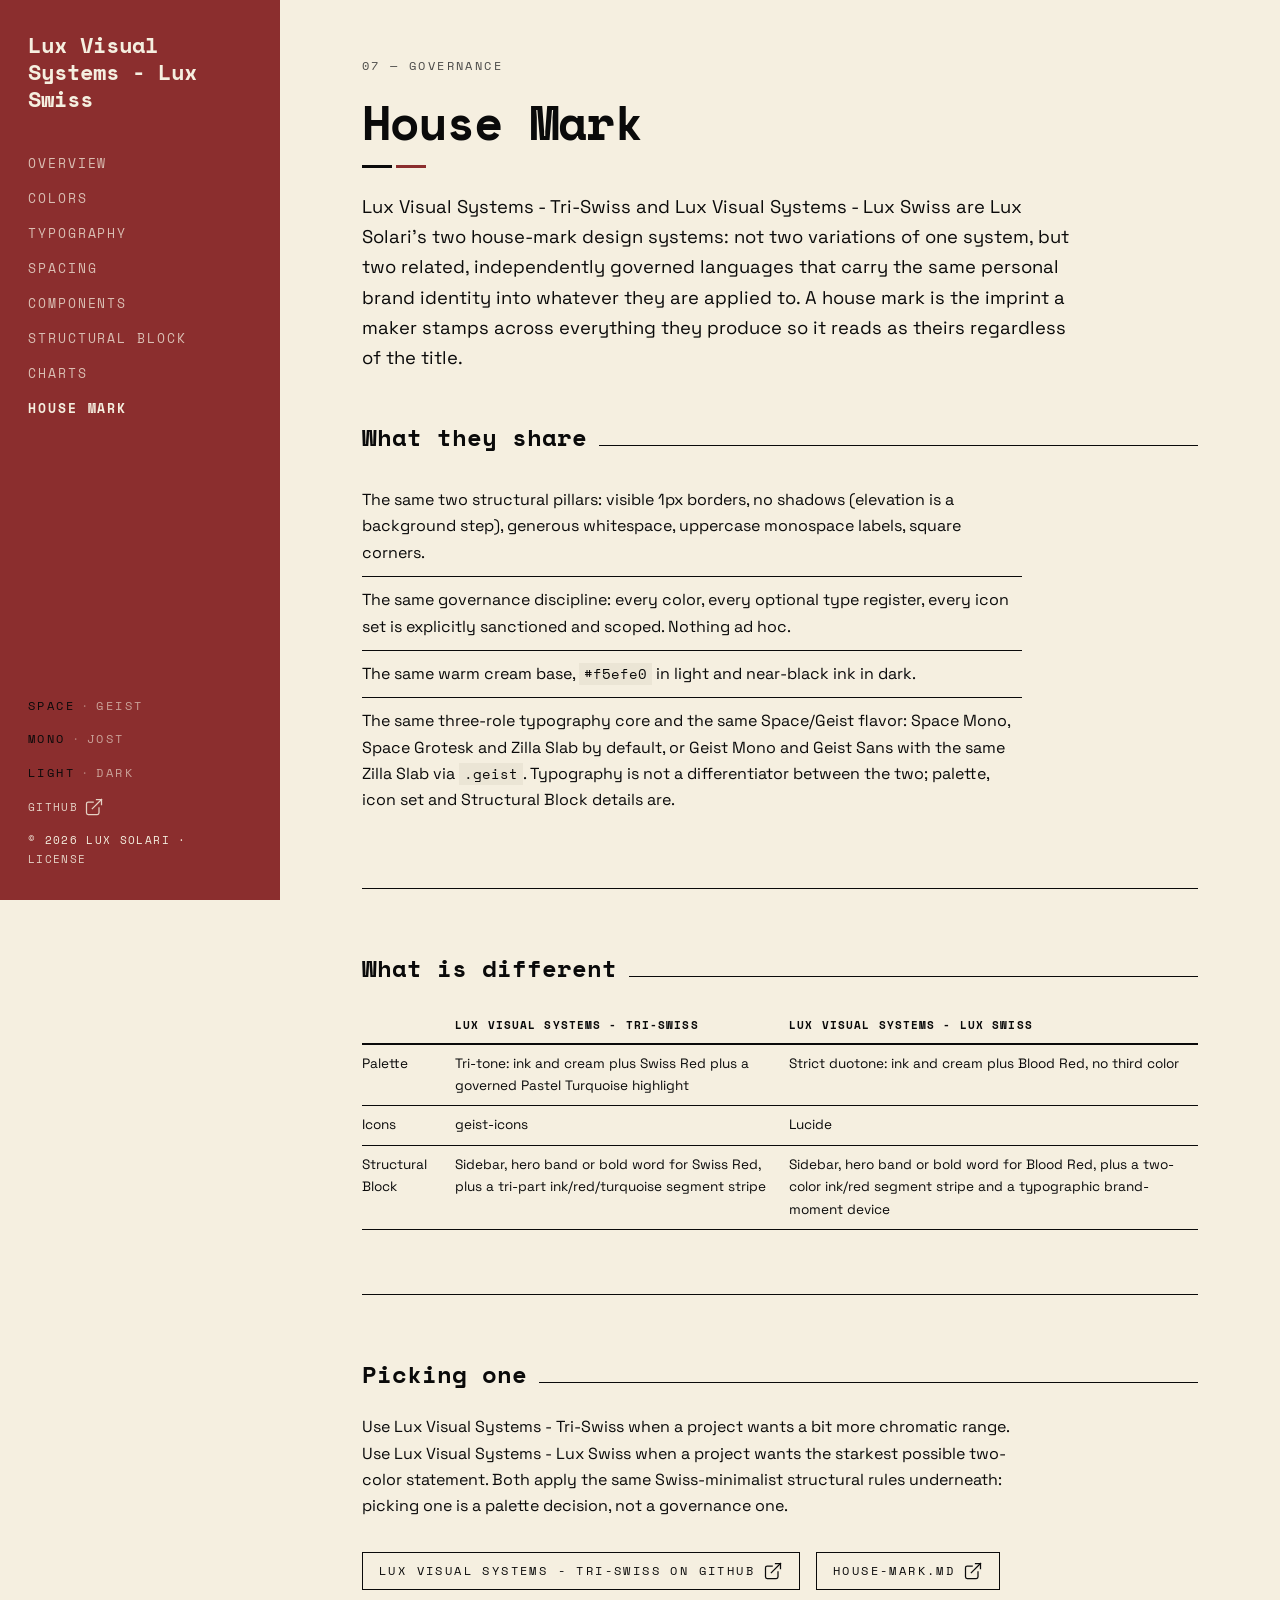
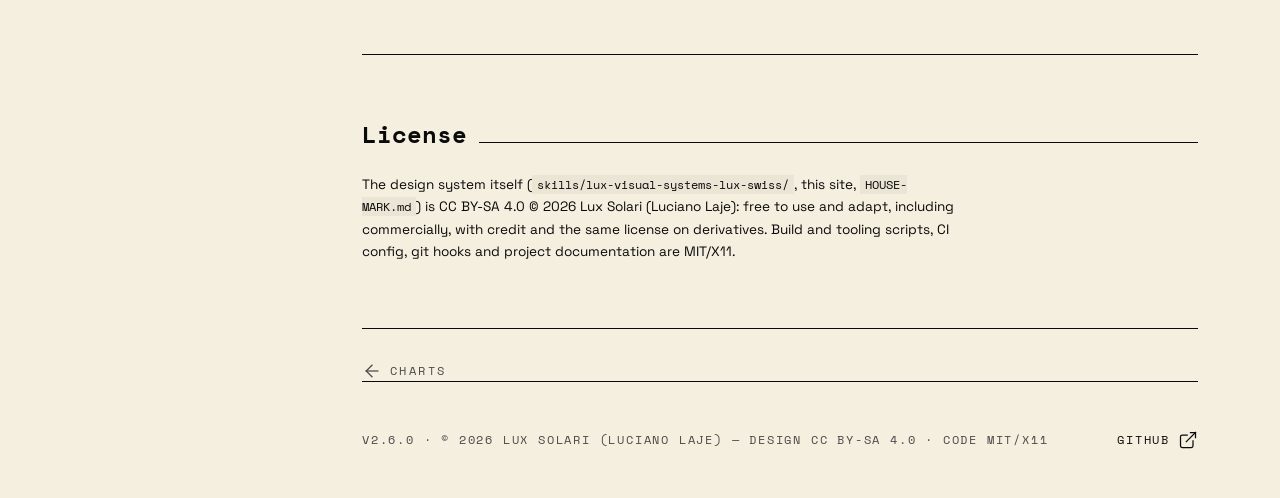
<file: docs/house-mark.html>
<!doctype html>
<html lang="en">
<head>
  <meta charset="utf-8" />
  <meta name="viewport" content="width=device-width, initial-scale=1" />
  <script>
    // Apply the saved theme, flavor and heading accent before first paint.
    (function () {
      try {
        var saved = localStorage.getItem("theme");
        var dark = saved ? saved === "dark"
          : window.matchMedia && window.matchMedia("(prefers-color-scheme: dark)").matches;
        if (dark) document.documentElement.classList.add("dark");
        if (localStorage.getItem("flavor") === "geist") document.documentElement.classList.add("geist");
        if (localStorage.getItem("jost") === "on") document.documentElement.classList.add("jost");
      } catch (e) {}
    })();
  </script>
  <title>House Mark — Lux Visual Systems - Lux Swiss</title>
  <meta name="description" content="How Lux Visual Systems - Lux Swiss and Lux Visual Systems - Tri-Swiss, Lux Solari's two house-mark design systems, share governance and differ in palette." />
  <meta property="og:type" content="website" />
  <meta property="og:title" content="House Mark — Lux Visual Systems - Lux Swiss" />
  <meta property="og:description" content="How Lux Visual Systems - Lux Swiss and Lux Visual Systems - Tri-Swiss, Lux Solari's two house-mark design systems, share governance and differ in palette." />
  <meta property="og:url" content="https://luxsolari.github.io/lux-visual-systems-lux-swiss/house-mark.html" />
  <meta property="og:image" content="https://luxsolari.github.io/lux-visual-systems-lux-swiss/assets/social-card.png" />
  <meta property="og:image:width" content="1200" />
  <meta property="og:image:height" content="630" />
  <meta name="twitter:card" content="summary_large_image" />
  <meta name="twitter:title" content="House Mark — Lux Visual Systems - Lux Swiss" />
  <meta name="twitter:description" content="How Lux Visual Systems - Lux Swiss and Lux Visual Systems - Tri-Swiss, Lux Solari's two house-mark design systems, share governance and differ in palette." />
  <meta name="twitter:image" content="https://luxsolari.github.io/lux-visual-systems-lux-swiss/assets/social-card.png" />
  <link rel="preconnect" href="https://fonts.googleapis.com" />
  <link rel="preconnect" href="https://fonts.gstatic.com" crossorigin />
  <link href="https://fonts.googleapis.com/css2?family=Space+Grotesk:wght@300;400;500;700&family=Space+Mono:ital,wght@0,400;0,700;1,400;1,700&family=Geist:wght@300;400;500;700&family=Geist+Mono:ital,wght@0,400;0,700;1,400;1,700&family=Zilla+Slab:ital,wght@0,400;0,500;0,700;1,400&family=Jost:wght@700&display=swap" rel="stylesheet" />
  <link rel="stylesheet" href="assets/site.css" />
</head>
<body>
  <div class="layout">
    <aside class="sidebar">
      <div>
        <div style="display:flex; align-items:center; justify-content:space-between;">
          <a class="sidebar-wordmark" href="index.html">Lux Visual Systems - Lux Swiss</a>
          <button class="hamburger" aria-label="Toggle navigation" aria-expanded="false" data-nav-toggle>
            <svg class="icon" viewBox="0 0 24 24" style="color:var(--primary-foreground);">
              <line x1="4" y1="6" x2="20" y2="6"/><line x1="4" y1="12" x2="20" y2="12"/><line x1="4" y1="18" x2="20" y2="18"/>
            </svg>
          </button>
        </div>
        <nav class="sidebar-nav" data-nav-list aria-label="Sections"><a href="index.html">Overview</a><a href="colors.html">Colors</a><a href="typography.html">Typography</a><a href="spacing.html">Spacing</a><a href="components.html">Components</a><a href="structural-block.html">Structural Block</a><a href="charts.html">Charts</a><a href="house-mark.html">House Mark</a></nav>
      </div>
      <div class="sidebar-bottom">
        <div class="toggle" role="group" aria-label="Font flavor">
          <button data-flavor-btn="space" aria-pressed="true">Space</button><span class="mid">·</span><button data-flavor-btn="geist" aria-pressed="false">Geist</button>
        </div>
        <div class="toggle" role="group" aria-label="Heading face">
          <button data-jost-btn="mono" aria-pressed="true">Mono</button><span class="mid">·</span><button data-jost-btn="jost" aria-pressed="false">Jost</button>
        </div>
        <div class="toggle" role="group" aria-label="Color theme">
          <button data-theme-btn="light" aria-pressed="true">Light</button><span class="mid">·</span><button data-theme-btn="dark" aria-pressed="false">Dark</button>
        </div>
        <a href="https://github.com/luxsolari/lux-visual-systems-lux-swiss">GitHub <svg class="icon" viewBox="0 0 24 24" width="14" height="14"><path d="M15 3h6v6"/><path d="M10 14 21 3"/><path d="M18 13v6a2 2 0 0 1-2 2H5a2 2 0 0 1-2-2V8a2 2 0 0 1 2-2h6"/></svg></a>
        <span>© 2026 Lux Solari · <a href="index.html#license">License</a></span>
      </div>
    </aside>
    <div class="content">
      <div class="content-inner">
        <main>
          <header class="page-head">
            <p class="label">07 — Governance</p>
            <h1>House Mark</h1>
            <div class="stripe hero" aria-hidden="true"><i></i><i></i></div>
            <p class="lead">Lux Visual Systems - Tri-Swiss and Lux Visual Systems - Lux Swiss are Lux Solari's two house-mark design systems: not two variations of one system, but two related, independently governed languages that carry the same personal brand identity into whatever they are applied to. A house mark is the imprint a maker stamps across everything they produce so it reads as theirs regardless of the title.</p>
          </header>
          <section id="shared" class="first">
            <div class="divider"><h3>What they share</h3><span class="rule"></span></div>
            <ul class="list-plain measure">
              <li>The same two structural pillars: visible 1px borders, no shadows (elevation is a background step), generous whitespace, uppercase monospace labels, square corners.</li>
              <li>The same governance discipline: every color, every optional type register, every icon set is explicitly sanctioned and scoped. Nothing ad hoc.</li>
              <li>The same warm cream base, <code>#f5efe0</code> in light and near-black ink in dark.</li>
              <li>The same three-role typography core and the same Space/Geist flavor: Space Mono, Space Grotesk and Zilla Slab by default, or Geist Mono and Geist Sans with the same Zilla Slab via <code>.geist</code>. Typography is not a differentiator between the two; palette, icon set and Structural Block details are.</li>
            </ul>
          </section>

          <section id="different">
            <div class="divider"><h3>What is different</h3><span class="rule"></span></div>
            <table class="data-table">
              <thead><tr><th></th><th>Lux Visual Systems - Tri-Swiss</th><th>Lux Visual Systems - Lux Swiss</th></tr></thead>
              <tbody>
                <tr><td>Palette</td><td>Tri-tone: ink and cream plus Swiss Red plus a governed Pastel Turquoise highlight</td><td>Strict duotone: ink and cream plus Blood Red, no third color</td></tr>
                <tr><td>Icons</td><td>geist-icons</td><td>Lucide</td></tr>
                <tr><td>Structural Block</td><td>Sidebar, hero band or bold word for Swiss Red, plus a tri-part ink/red/turquoise segment stripe</td><td>Sidebar, hero band or bold word for Blood Red, plus a two-color ink/red segment stripe and a typographic brand-moment device</td></tr>
              </tbody>
            </table>
          </section>

          <section id="picking">
            <div class="divider"><h3>Picking one</h3><span class="rule"></span></div>
            <p class="measure">Use Lux Visual Systems - Tri-Swiss when a project wants a bit more chromatic range. Use Lux Visual Systems - Lux Swiss when a project wants the starkest possible two-color statement. Both apply the same Swiss-minimalist structural rules underneath: picking one is a palette decision, not a governance one.</p>
            <div class="row" style="gap:16px; margin-top:32px;">
              <a class="btn btn-outlined" href="https://github.com/luxsolari/lux-visual-systems-tri-swiss">Lux Visual Systems - Tri-Swiss on GitHub <svg class="icon" viewBox="0 0 24 24" width="14" height="14"><path d="M15 3h6v6"/><path d="M10 14 21 3"/><path d="M18 13v6a2 2 0 0 1-2 2H5a2 2 0 0 1-2-2V8a2 2 0 0 1 2-2h6"/></svg></a>
              <a class="btn btn-outlined" href="https://github.com/luxsolari/lux-visual-systems-lux-swiss/blob/main/HOUSE-MARK.md">HOUSE-MARK.md <svg class="icon" viewBox="0 0 24 24" width="14" height="14"><path d="M15 3h6v6"/><path d="M10 14 21 3"/><path d="M18 13v6a2 2 0 0 1-2 2H5a2 2 0 0 1-2-2V8a2 2 0 0 1 2-2h6"/></svg></a>
            </div>
          </section>

          <section id="license-notes">
            <div class="divider"><h3>License</h3><span class="rule"></span></div>
            <p class="measure small">The design system itself (<code>skills/lux-visual-systems-lux-swiss/</code>, this site, <code>HOUSE-MARK.md</code>) is CC BY-SA 4.0 © 2026 Lux Solari (Luciano Laje): free to use and adapt, including commercially, with credit and the same license on derivatives. Build and tooling scripts, CI config, git hooks and project documentation are MIT/X11.</p>
          </section>
          <div class="pager"><a href="charts.html" class="label"><svg class="icon" viewBox="0 0 24 24" width="16" height="16"><path d="M19 12H5"/><path d="m12 19-7-7 7-7"/></svg> Charts</a><span></span></div>
          <footer>
            <div class="footer-row">
              <span id="license" class="muted">v2.6.0 · © 2026 Lux Solari (Luciano Laje) — Design <a href="https://github.com/luxsolari/lux-visual-systems-lux-swiss/blob/main/LICENSE-DESIGN">CC BY-SA 4.0</a> · Code <a href="https://github.com/luxsolari/lux-visual-systems-lux-swiss/blob/main/LICENSE">MIT/X11</a></span>
              <a href="https://github.com/luxsolari/lux-visual-systems-lux-swiss" style="display:inline-flex; align-items:center; gap:8px;">GitHub <svg class="icon" viewBox="0 0 24 24" width="14" height="14"><path d="M15 3h6v6"/><path d="M10 14 21 3"/><path d="M18 13v6a2 2 0 0 1-2 2H5a2 2 0 0 1-2-2V8a2 2 0 0 1 2-2h6"/></svg></a>
            </div>
          </footer>
        </main>
      </div>
    </div>
  </div>
  <script src="assets/site.js"></script>
</body>
</html>
</file>
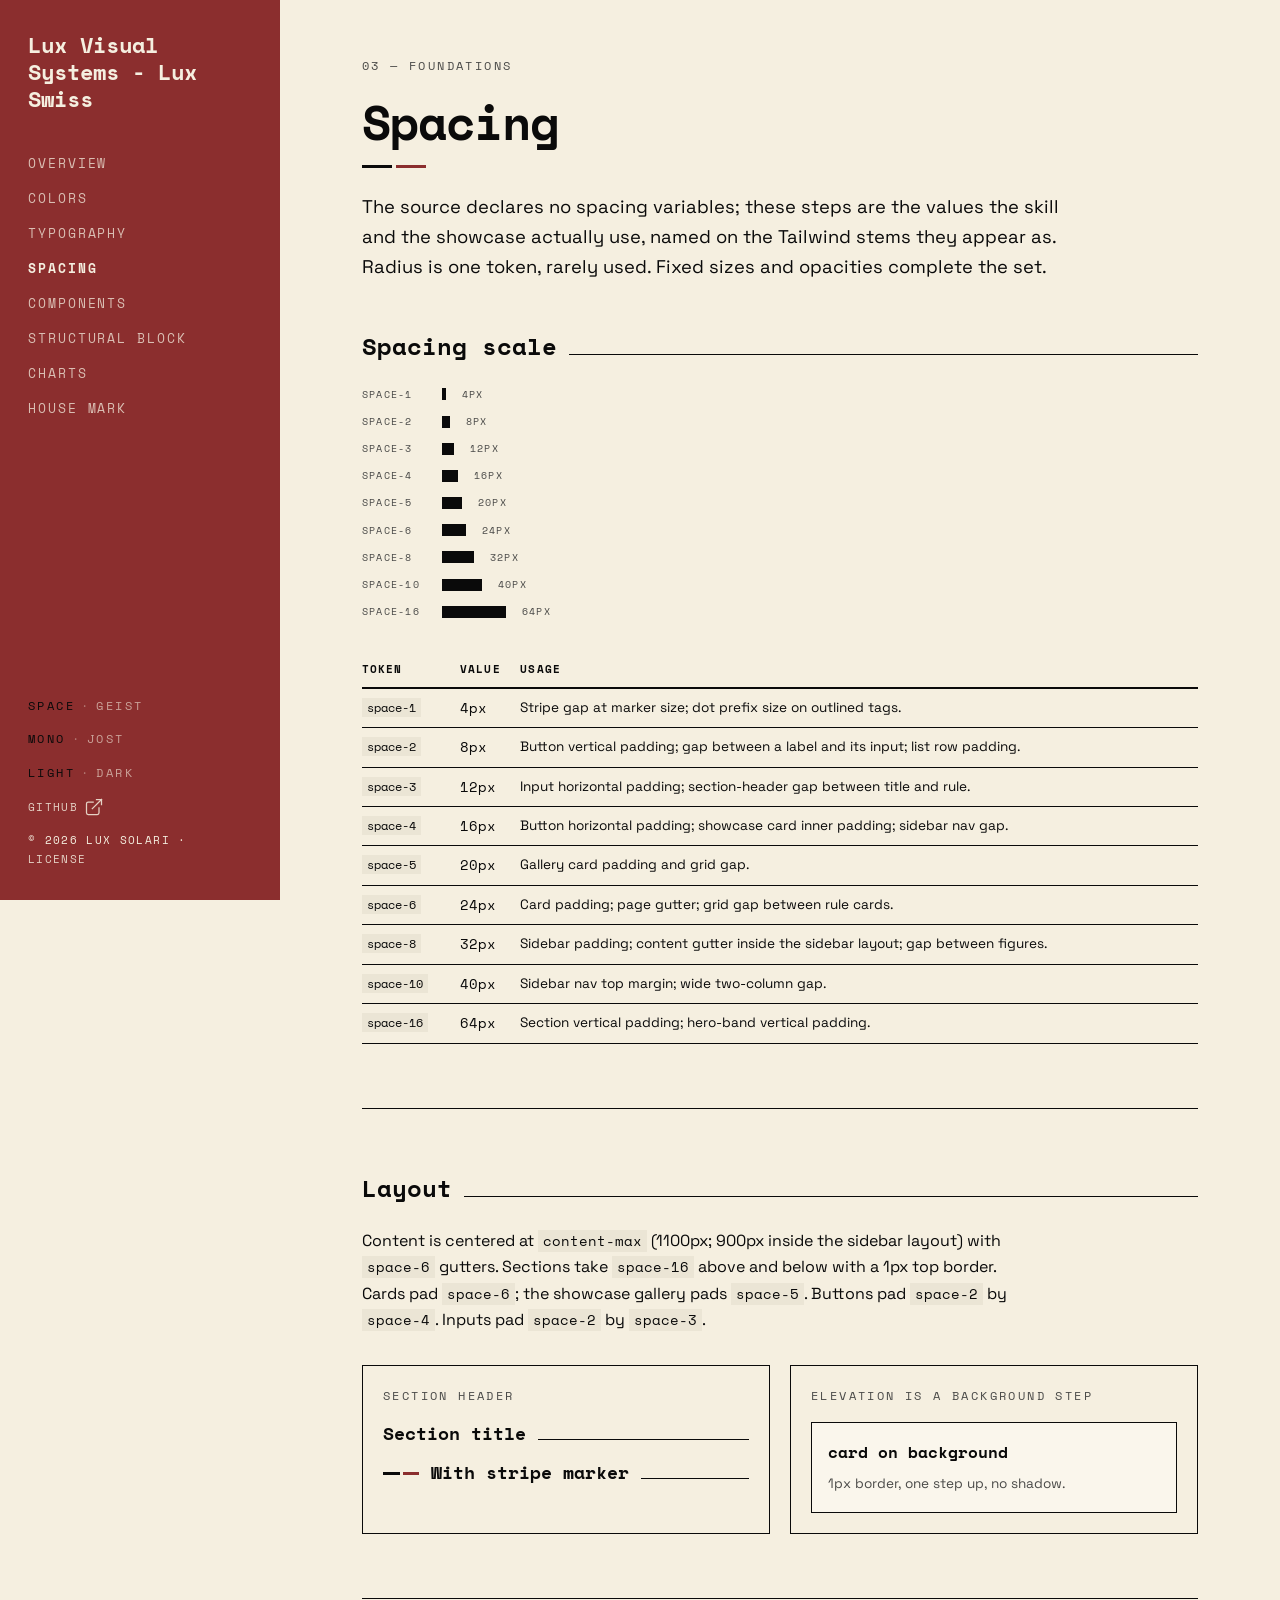
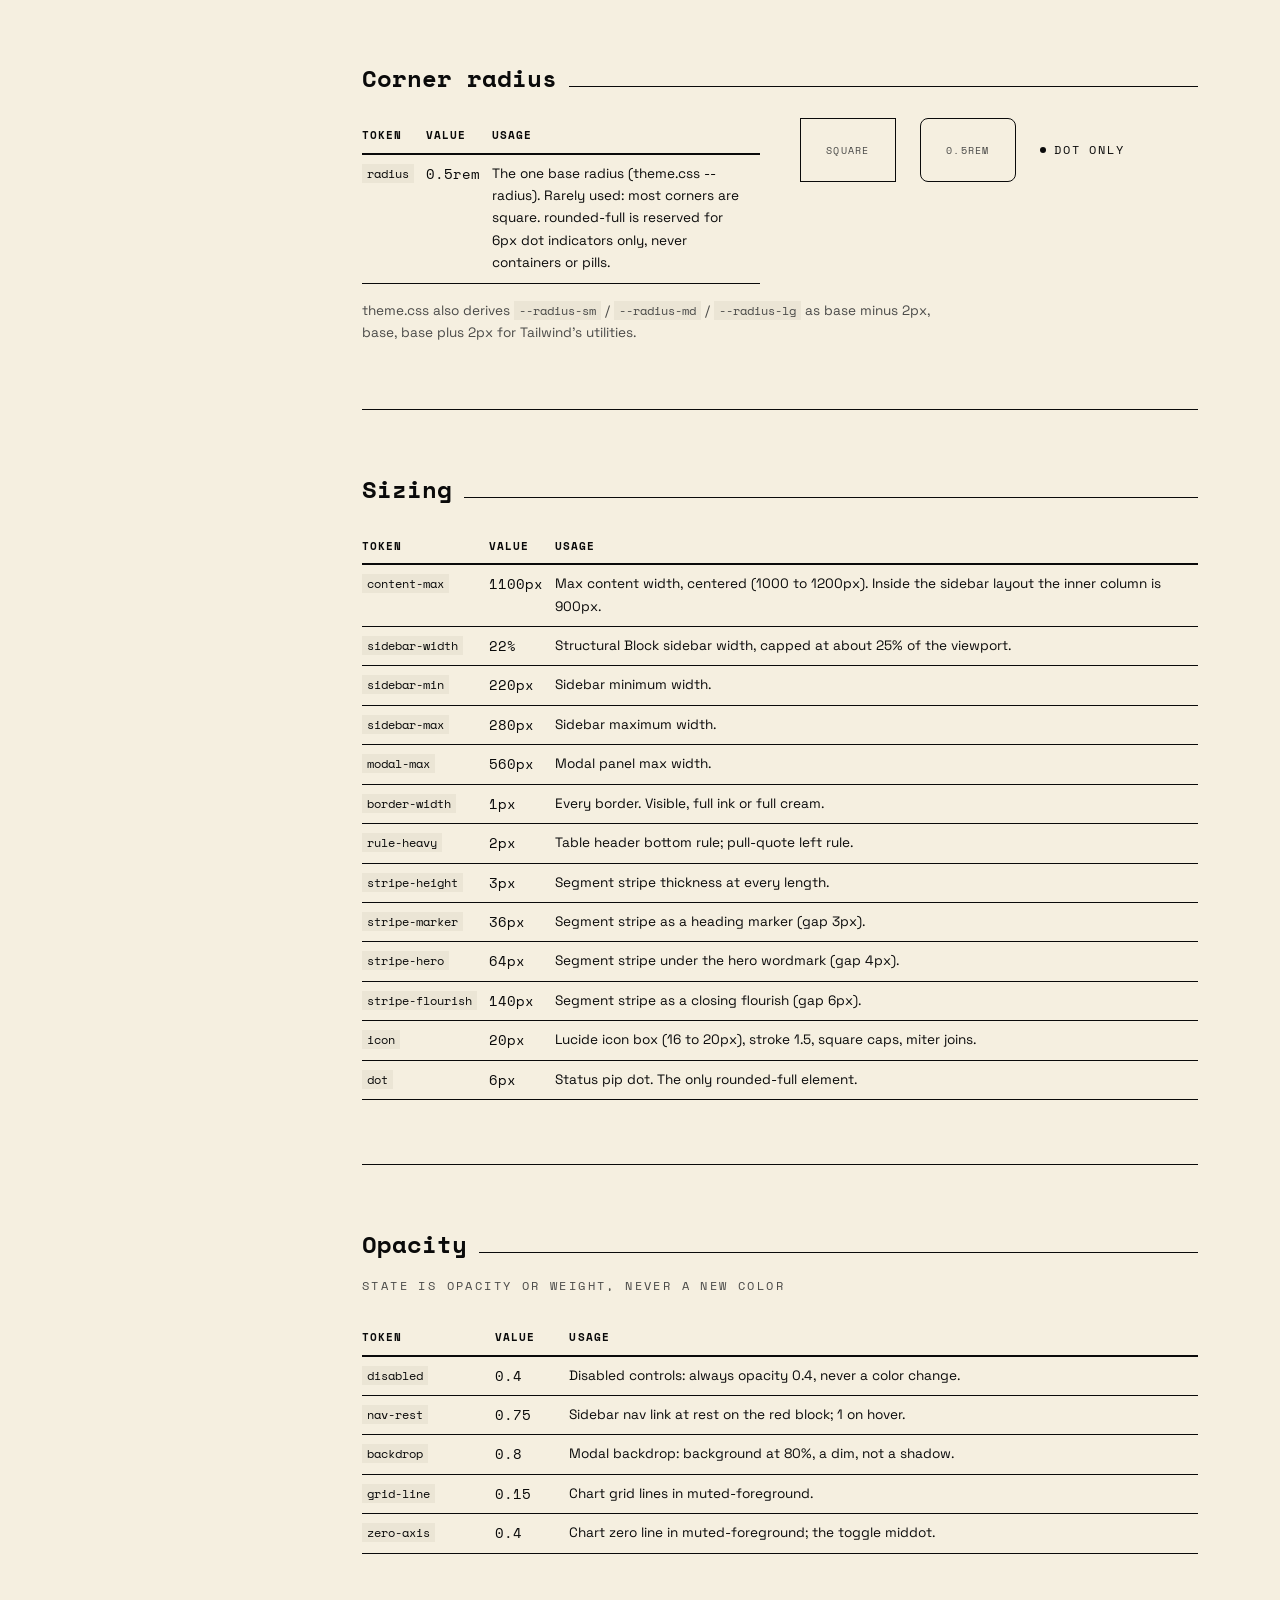
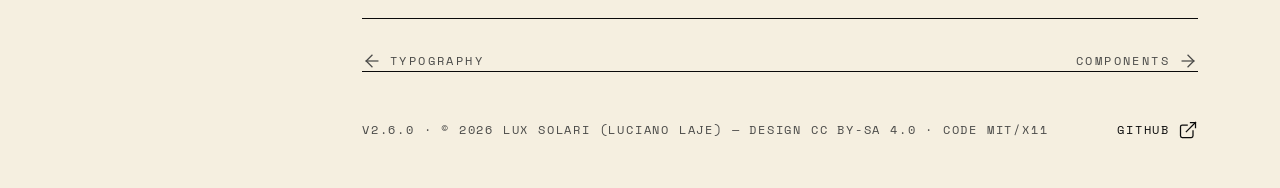
<file: docs/spacing.html>
<!doctype html>
<html lang="en">
<head>
  <meta charset="utf-8" />
  <meta name="viewport" content="width=device-width, initial-scale=1" />
  <script>
    // Apply the saved theme, flavor and heading accent before first paint.
    (function () {
      try {
        var saved = localStorage.getItem("theme");
        var dark = saved ? saved === "dark"
          : window.matchMedia && window.matchMedia("(prefers-color-scheme: dark)").matches;
        if (dark) document.documentElement.classList.add("dark");
        if (localStorage.getItem("flavor") === "geist") document.documentElement.classList.add("geist");
        if (localStorage.getItem("jost") === "on") document.documentElement.classList.add("jost");
      } catch (e) {}
    })();
  </script>
  <title>Spacing — Lux Visual Systems - Lux Swiss</title>
  <meta name="description" content="Lux Visual Systems - Lux Swiss spacing steps, the one radius, fixed sizes and opacity states." />
  <meta property="og:type" content="website" />
  <meta property="og:title" content="Spacing — Lux Visual Systems - Lux Swiss" />
  <meta property="og:description" content="Lux Visual Systems - Lux Swiss spacing steps, the one radius, fixed sizes and opacity states." />
  <meta property="og:url" content="https://luxsolari.github.io/lux-visual-systems-lux-swiss/spacing.html" />
  <meta property="og:image" content="https://luxsolari.github.io/lux-visual-systems-lux-swiss/assets/social-card.png" />
  <meta property="og:image:width" content="1200" />
  <meta property="og:image:height" content="630" />
  <meta name="twitter:card" content="summary_large_image" />
  <meta name="twitter:title" content="Spacing — Lux Visual Systems - Lux Swiss" />
  <meta name="twitter:description" content="Lux Visual Systems - Lux Swiss spacing steps, the one radius, fixed sizes and opacity states." />
  <meta name="twitter:image" content="https://luxsolari.github.io/lux-visual-systems-lux-swiss/assets/social-card.png" />
  <link rel="preconnect" href="https://fonts.googleapis.com" />
  <link rel="preconnect" href="https://fonts.gstatic.com" crossorigin />
  <link href="https://fonts.googleapis.com/css2?family=Space+Grotesk:wght@300;400;500;700&family=Space+Mono:ital,wght@0,400;0,700;1,400;1,700&family=Geist:wght@300;400;500;700&family=Geist+Mono:ital,wght@0,400;0,700;1,400;1,700&family=Zilla+Slab:ital,wght@0,400;0,500;0,700;1,400&family=Jost:wght@700&display=swap" rel="stylesheet" />
  <link rel="stylesheet" href="assets/site.css" />
</head>
<body>
  <div class="layout">
    <aside class="sidebar">
      <div>
        <div style="display:flex; align-items:center; justify-content:space-between;">
          <a class="sidebar-wordmark" href="index.html">Lux Visual Systems - Lux Swiss</a>
          <button class="hamburger" aria-label="Toggle navigation" aria-expanded="false" data-nav-toggle>
            <svg class="icon" viewBox="0 0 24 24" style="color:var(--primary-foreground);">
              <line x1="4" y1="6" x2="20" y2="6"/><line x1="4" y1="12" x2="20" y2="12"/><line x1="4" y1="18" x2="20" y2="18"/>
            </svg>
          </button>
        </div>
        <nav class="sidebar-nav" data-nav-list aria-label="Sections"><a href="index.html">Overview</a><a href="colors.html">Colors</a><a href="typography.html">Typography</a><a href="spacing.html">Spacing</a><a href="components.html">Components</a><a href="structural-block.html">Structural Block</a><a href="charts.html">Charts</a><a href="house-mark.html">House Mark</a></nav>
      </div>
      <div class="sidebar-bottom">
        <div class="toggle" role="group" aria-label="Font flavor">
          <button data-flavor-btn="space" aria-pressed="true">Space</button><span class="mid">·</span><button data-flavor-btn="geist" aria-pressed="false">Geist</button>
        </div>
        <div class="toggle" role="group" aria-label="Heading face">
          <button data-jost-btn="mono" aria-pressed="true">Mono</button><span class="mid">·</span><button data-jost-btn="jost" aria-pressed="false">Jost</button>
        </div>
        <div class="toggle" role="group" aria-label="Color theme">
          <button data-theme-btn="light" aria-pressed="true">Light</button><span class="mid">·</span><button data-theme-btn="dark" aria-pressed="false">Dark</button>
        </div>
        <a href="https://github.com/luxsolari/lux-visual-systems-lux-swiss">GitHub <svg class="icon" viewBox="0 0 24 24" width="14" height="14"><path d="M15 3h6v6"/><path d="M10 14 21 3"/><path d="M18 13v6a2 2 0 0 1-2 2H5a2 2 0 0 1-2-2V8a2 2 0 0 1 2-2h6"/></svg></a>
        <span>© 2026 Lux Solari · <a href="index.html#license">License</a></span>
      </div>
    </aside>
    <div class="content">
      <div class="content-inner">
        <main>
          <header class="page-head">
            <p class="label">03 — Foundations</p>
            <h1>Spacing</h1>
            <div class="stripe hero" aria-hidden="true"><i></i><i></i></div>
            <p class="lead">The source declares no spacing variables; these steps are the values the skill and the showcase actually use, named on the Tailwind stems they appear as. Radius is one token, rarely used. Fixed sizes and opacities complete the set.</p>
          </header>
          <section id="scale" class="first">
            <div class="divider"><h3>Spacing scale</h3><span class="rule"></span></div>
            <div style="display:flex; flex-direction:column; gap:10px; margin-bottom:32px;"><div style="display:flex; align-items:center; gap:16px;"><span class="cap" style="width:64px;">space-1</span><span style="display:block; height:12px; width:4px; background:var(--foreground);"></span><span class="cap">4px</span></div><div style="display:flex; align-items:center; gap:16px;"><span class="cap" style="width:64px;">space-2</span><span style="display:block; height:12px; width:8px; background:var(--foreground);"></span><span class="cap">8px</span></div><div style="display:flex; align-items:center; gap:16px;"><span class="cap" style="width:64px;">space-3</span><span style="display:block; height:12px; width:12px; background:var(--foreground);"></span><span class="cap">12px</span></div><div style="display:flex; align-items:center; gap:16px;"><span class="cap" style="width:64px;">space-4</span><span style="display:block; height:12px; width:16px; background:var(--foreground);"></span><span class="cap">16px</span></div><div style="display:flex; align-items:center; gap:16px;"><span class="cap" style="width:64px;">space-5</span><span style="display:block; height:12px; width:20px; background:var(--foreground);"></span><span class="cap">20px</span></div><div style="display:flex; align-items:center; gap:16px;"><span class="cap" style="width:64px;">space-6</span><span style="display:block; height:12px; width:24px; background:var(--foreground);"></span><span class="cap">24px</span></div><div style="display:flex; align-items:center; gap:16px;"><span class="cap" style="width:64px;">space-8</span><span style="display:block; height:12px; width:32px; background:var(--foreground);"></span><span class="cap">32px</span></div><div style="display:flex; align-items:center; gap:16px;"><span class="cap" style="width:64px;">space-10</span><span style="display:block; height:12px; width:40px; background:var(--foreground);"></span><span class="cap">40px</span></div><div style="display:flex; align-items:center; gap:16px;"><span class="cap" style="width:64px;">space-16</span><span style="display:block; height:12px; width:64px; background:var(--foreground);"></span><span class="cap">64px</span></div></div>
            <table class="data-table"><thead><tr><th>Token</th><th>Value</th><th>Usage</th></tr></thead><tbody>
                <tr><td><code>space-1</code></td><td class="mono small">4px</td><td>Stripe gap at marker size; dot prefix size on outlined tags.</td></tr>
                <tr><td><code>space-2</code></td><td class="mono small">8px</td><td>Button vertical padding; gap between a label and its input; list row padding.</td></tr>
                <tr><td><code>space-3</code></td><td class="mono small">12px</td><td>Input horizontal padding; section-header gap between title and rule.</td></tr>
                <tr><td><code>space-4</code></td><td class="mono small">16px</td><td>Button horizontal padding; showcase card inner padding; sidebar nav gap.</td></tr>
                <tr><td><code>space-5</code></td><td class="mono small">20px</td><td>Gallery card padding and grid gap.</td></tr>
                <tr><td><code>space-6</code></td><td class="mono small">24px</td><td>Card padding; page gutter; grid gap between rule cards.</td></tr>
                <tr><td><code>space-8</code></td><td class="mono small">32px</td><td>Sidebar padding; content gutter inside the sidebar layout; gap between figures.</td></tr>
                <tr><td><code>space-10</code></td><td class="mono small">40px</td><td>Sidebar nav top margin; wide two-column gap.</td></tr>
                <tr><td><code>space-16</code></td><td class="mono small">64px</td><td>Section vertical padding; hero-band vertical padding.</td></tr>
              </tbody></table>
          </section>

          <section id="layout">
            <div class="divider"><h3>Layout</h3><span class="rule"></span></div>
            <p class="measure">Content is centered at <code>content-max</code> (1100px; 900px inside the sidebar layout) with <code>space-6</code> gutters. Sections take <code>space-16</code> above and below with a 1px top border. Cards pad <code>space-6</code>; the showcase gallery pads <code>space-5</code>. Buttons pad <code>space-2</code> by <code>space-4</code>. Inputs pad <code>space-2</code> by <code>space-3</code>.</p>
            <div class="grid grid-2" style="margin-top:32px;">
              <div class="demo"><span class="label">Section header</span>
                <div class="divider" style="margin:0;"><h5>Section title</h5><span class="rule"></span></div>
                <div class="divider" style="margin:16px 0 0;"><span class="stripe" aria-hidden="true"><i></i><i></i></span><h5>With stripe marker</h5><span class="rule"></span></div>
              </div>
              <div class="demo"><span class="label">Elevation is a background step</span>
                <div class="card" style="padding:16px;"><p class="mono" style="font-weight:700;">card on background</p><p class="small muted" style="margin-top:8px;">1px border, one step up, no shadow.</p></div>
              </div>
            </div>
          </section>

          <section id="radius">
            <div class="divider"><h3>Corner radius</h3><span class="rule"></span></div>
            <div class="grid grid-2 gap-40" style="align-items:start;">
              <table class="data-table"><thead><tr><th>Token</th><th>Value</th><th>Usage</th></tr></thead><tbody>
                <tr><td><code>radius</code></td><td class="mono small">0.5rem</td><td>The one base radius (theme.css --radius). Rarely used: most corners are square. rounded-full is reserved for 6px dot indicators only, never containers or pills.</td></tr>
              </tbody></table>
              <div class="row" style="gap:24px;">
                <div style="width:96px; height:64px; border:1px solid var(--border); display:grid; place-items:center;"><span class="cap">square</span></div>
                <div style="width:96px; height:64px; border:1px solid var(--border); border-radius:var(--radius); display:grid; place-items:center;"><span class="cap">0.5rem</span></div>
                <span class="pip"><i></i>dot only</span>
              </div>
            </div>
            <p class="small muted measure" style="margin-top:16px;">theme.css also derives <code>--radius-sm</code> / <code>--radius-md</code> / <code>--radius-lg</code> as base minus 2px, base, base plus 2px for Tailwind's utilities.</p>
          </section>

          <section id="sizing">
            <div class="divider"><h3>Sizing</h3><span class="rule"></span></div>
            <table class="data-table"><thead><tr><th>Token</th><th>Value</th><th>Usage</th></tr></thead><tbody>
                <tr><td><code>content-max</code></td><td class="mono small">1100px</td><td>Max content width, centered (1000 to 1200px). Inside the sidebar layout the inner column is 900px.</td></tr>
                <tr><td><code>sidebar-width</code></td><td class="mono small">22%</td><td>Structural Block sidebar width, capped at about 25% of the viewport.</td></tr>
                <tr><td><code>sidebar-min</code></td><td class="mono small">220px</td><td>Sidebar minimum width.</td></tr>
                <tr><td><code>sidebar-max</code></td><td class="mono small">280px</td><td>Sidebar maximum width.</td></tr>
                <tr><td><code>modal-max</code></td><td class="mono small">560px</td><td>Modal panel max width.</td></tr>
                <tr><td><code>border-width</code></td><td class="mono small">1px</td><td>Every border. Visible, full ink or full cream.</td></tr>
                <tr><td><code>rule-heavy</code></td><td class="mono small">2px</td><td>Table header bottom rule; pull-quote left rule.</td></tr>
                <tr><td><code>stripe-height</code></td><td class="mono small">3px</td><td>Segment stripe thickness at every length.</td></tr>
                <tr><td><code>stripe-marker</code></td><td class="mono small">36px</td><td>Segment stripe as a heading marker (gap 3px).</td></tr>
                <tr><td><code>stripe-hero</code></td><td class="mono small">64px</td><td>Segment stripe under the hero wordmark (gap 4px).</td></tr>
                <tr><td><code>stripe-flourish</code></td><td class="mono small">140px</td><td>Segment stripe as a closing flourish (gap 6px).</td></tr>
                <tr><td><code>icon</code></td><td class="mono small">20px</td><td>Lucide icon box (16 to 20px), stroke 1.5, square caps, miter joins.</td></tr>
                <tr><td><code>dot</code></td><td class="mono small">6px</td><td>Status pip dot. The only rounded-full element.</td></tr>
              </tbody></table>
          </section>

          <section id="opacity">
            <div class="divider"><h3>Opacity</h3><span class="rule"></span></div>
            <p class="label sub">State is opacity or weight, never a new color</p>
            <table class="data-table"><thead><tr><th>Token</th><th>Value</th><th>Usage</th></tr></thead><tbody>
                <tr><td><code>disabled</code></td><td class="mono small">0.4</td><td>Disabled controls: always opacity 0.4, never a color change.</td></tr>
                <tr><td><code>nav-rest</code></td><td class="mono small">0.75</td><td>Sidebar nav link at rest on the red block; 1 on hover.</td></tr>
                <tr><td><code>backdrop</code></td><td class="mono small">0.8</td><td>Modal backdrop: background at 80%, a dim, not a shadow.</td></tr>
                <tr><td><code>grid-line</code></td><td class="mono small">0.15</td><td>Chart grid lines in muted-foreground.</td></tr>
                <tr><td><code>zero-axis</code></td><td class="mono small">0.4</td><td>Chart zero line in muted-foreground; the toggle middot.</td></tr>
              </tbody></table>
          </section>
          <div class="pager"><a href="typography.html" class="label"><svg class="icon" viewBox="0 0 24 24" width="16" height="16"><path d="M19 12H5"/><path d="m12 19-7-7 7-7"/></svg> Typography</a><a href="components.html" class="label">Components <svg class="icon" viewBox="0 0 24 24" width="16" height="16"><path d="M5 12h14"/><path d="m12 5 7 7-7 7"/></svg></a></div>
          <footer>
            <div class="footer-row">
              <span id="license" class="muted">v2.6.0 · © 2026 Lux Solari (Luciano Laje) — Design <a href="https://github.com/luxsolari/lux-visual-systems-lux-swiss/blob/main/LICENSE-DESIGN">CC BY-SA 4.0</a> · Code <a href="https://github.com/luxsolari/lux-visual-systems-lux-swiss/blob/main/LICENSE">MIT/X11</a></span>
              <a href="https://github.com/luxsolari/lux-visual-systems-lux-swiss" style="display:inline-flex; align-items:center; gap:8px;">GitHub <svg class="icon" viewBox="0 0 24 24" width="14" height="14"><path d="M15 3h6v6"/><path d="M10 14 21 3"/><path d="M18 13v6a2 2 0 0 1-2 2H5a2 2 0 0 1-2-2V8a2 2 0 0 1 2-2h6"/></svg></a>
            </div>
          </footer>
        </main>
      </div>
    </div>
  </div>
  <script src="assets/site.js"></script>
</body>
</html>
</file>
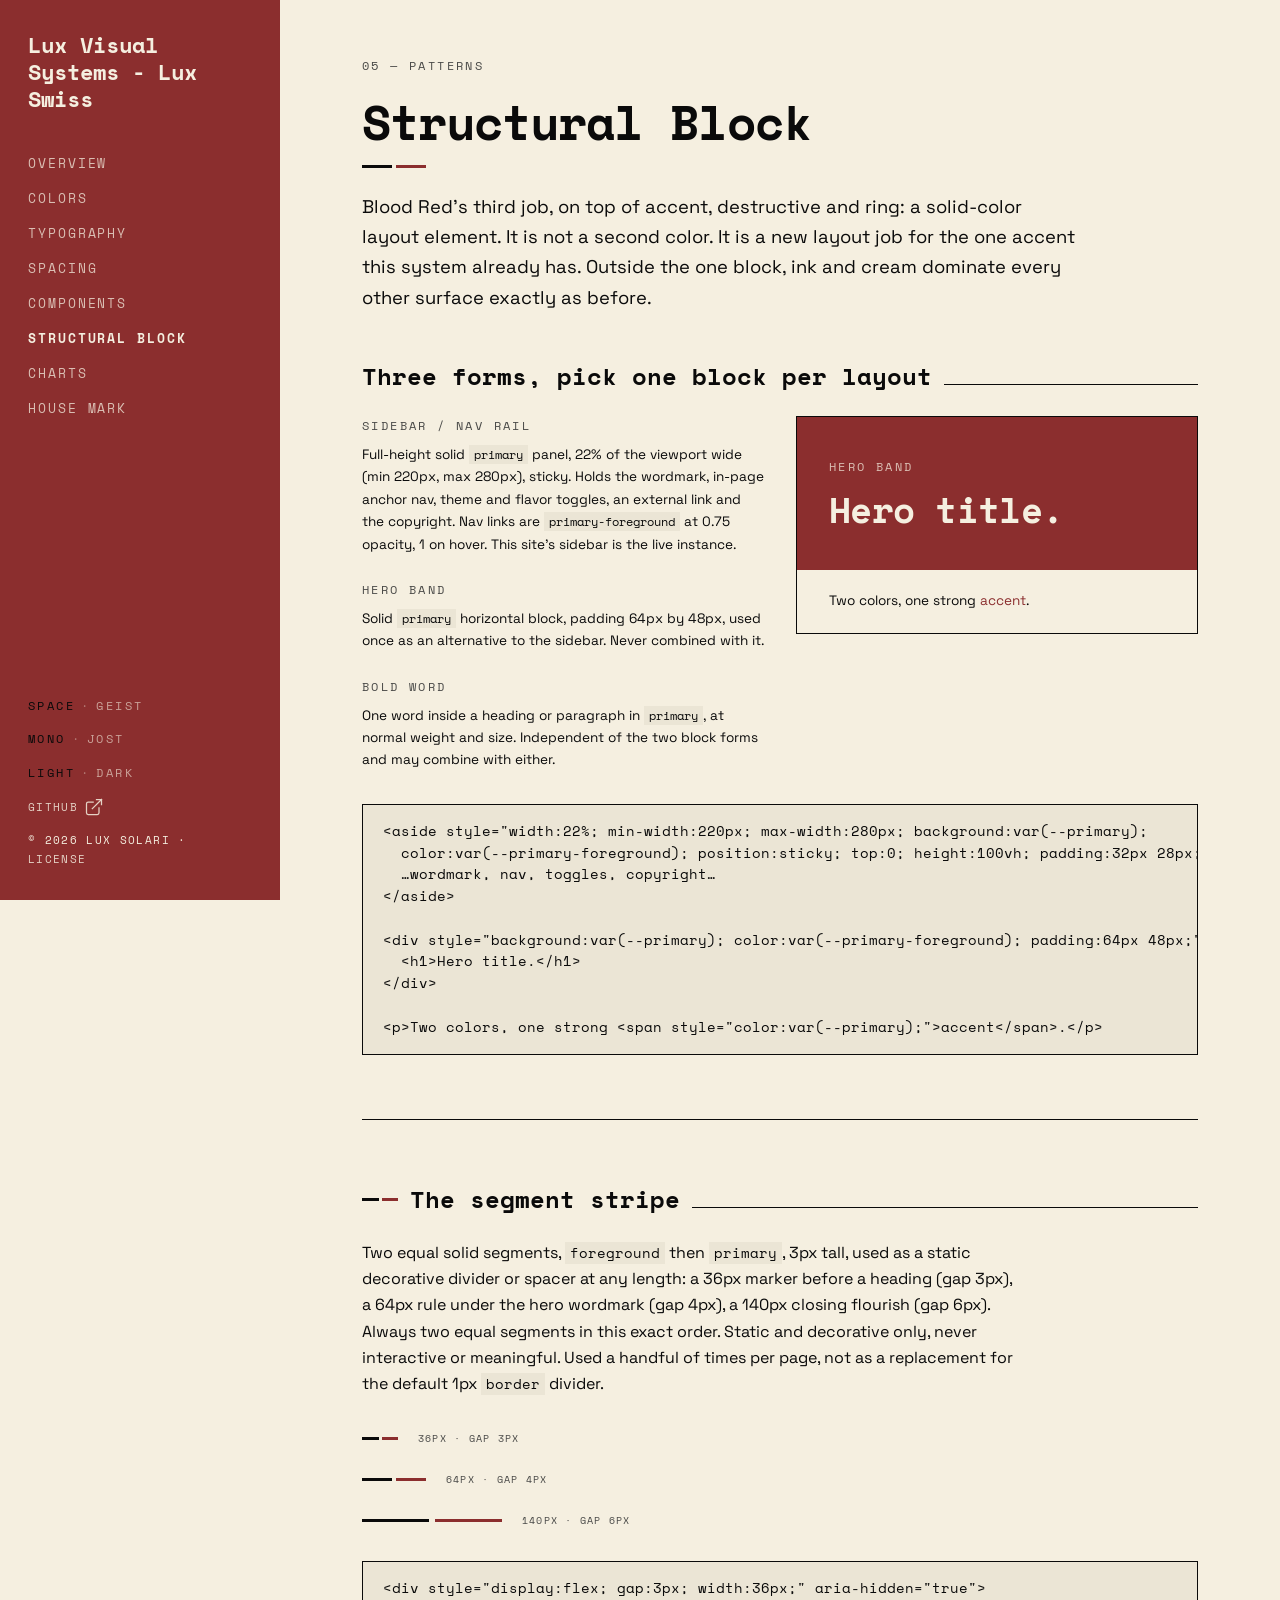
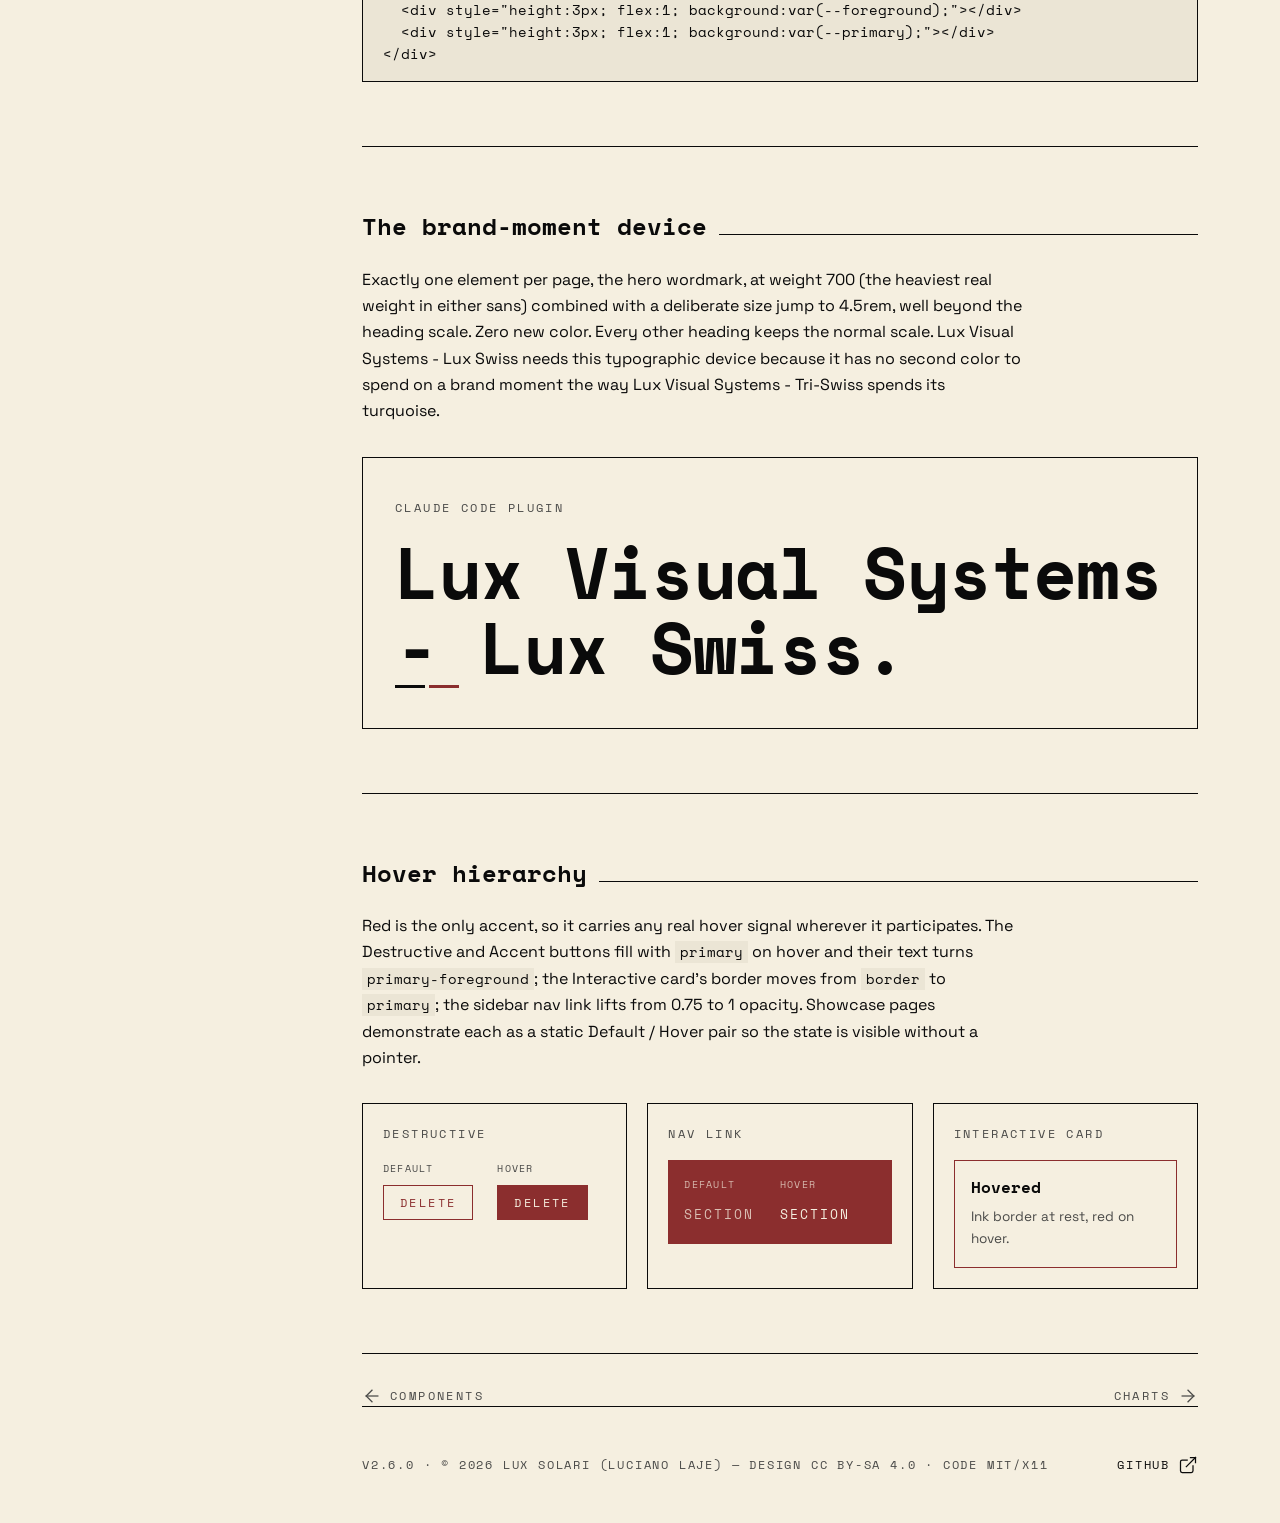
<file: docs/structural-block.html>
<!doctype html>
<html lang="en">
<head>
  <meta charset="utf-8" />
  <meta name="viewport" content="width=device-width, initial-scale=1" />
  <script>
    // Apply the saved theme, flavor and heading accent before first paint.
    (function () {
      try {
        var saved = localStorage.getItem("theme");
        var dark = saved ? saved === "dark"
          : window.matchMedia && window.matchMedia("(prefers-color-scheme: dark)").matches;
        if (dark) document.documentElement.classList.add("dark");
        if (localStorage.getItem("flavor") === "geist") document.documentElement.classList.add("geist");
        if (localStorage.getItem("jost") === "on") document.documentElement.classList.add("jost");
      } catch (e) {}
    })();
  </script>
  <title>Structural Block — Lux Visual Systems - Lux Swiss</title>
  <meta name="description" content="Blood Red's layout job in Lux Visual Systems - Lux Swiss: sidebar, hero band, bold word, the segment stripe and the brand-moment device." />
  <meta property="og:type" content="website" />
  <meta property="og:title" content="Structural Block — Lux Visual Systems - Lux Swiss" />
  <meta property="og:description" content="Blood Red's layout job in Lux Visual Systems - Lux Swiss: sidebar, hero band, bold word, the segment stripe and the brand-moment device." />
  <meta property="og:url" content="https://luxsolari.github.io/lux-visual-systems-lux-swiss/structural-block.html" />
  <meta property="og:image" content="https://luxsolari.github.io/lux-visual-systems-lux-swiss/assets/social-card.png" />
  <meta property="og:image:width" content="1200" />
  <meta property="og:image:height" content="630" />
  <meta name="twitter:card" content="summary_large_image" />
  <meta name="twitter:title" content="Structural Block — Lux Visual Systems - Lux Swiss" />
  <meta name="twitter:description" content="Blood Red's layout job in Lux Visual Systems - Lux Swiss: sidebar, hero band, bold word, the segment stripe and the brand-moment device." />
  <meta name="twitter:image" content="https://luxsolari.github.io/lux-visual-systems-lux-swiss/assets/social-card.png" />
  <link rel="preconnect" href="https://fonts.googleapis.com" />
  <link rel="preconnect" href="https://fonts.gstatic.com" crossorigin />
  <link href="https://fonts.googleapis.com/css2?family=Space+Grotesk:wght@300;400;500;700&family=Space+Mono:ital,wght@0,400;0,700;1,400;1,700&family=Geist:wght@300;400;500;700&family=Geist+Mono:ital,wght@0,400;0,700;1,400;1,700&family=Zilla+Slab:ital,wght@0,400;0,500;0,700;1,400&family=Jost:wght@700&display=swap" rel="stylesheet" />
  <link rel="stylesheet" href="assets/site.css" />
</head>
<body>
  <div class="layout">
    <aside class="sidebar">
      <div>
        <div style="display:flex; align-items:center; justify-content:space-between;">
          <a class="sidebar-wordmark" href="index.html">Lux Visual Systems - Lux Swiss</a>
          <button class="hamburger" aria-label="Toggle navigation" aria-expanded="false" data-nav-toggle>
            <svg class="icon" viewBox="0 0 24 24" style="color:var(--primary-foreground);">
              <line x1="4" y1="6" x2="20" y2="6"/><line x1="4" y1="12" x2="20" y2="12"/><line x1="4" y1="18" x2="20" y2="18"/>
            </svg>
          </button>
        </div>
        <nav class="sidebar-nav" data-nav-list aria-label="Sections"><a href="index.html">Overview</a><a href="colors.html">Colors</a><a href="typography.html">Typography</a><a href="spacing.html">Spacing</a><a href="components.html">Components</a><a href="structural-block.html">Structural Block</a><a href="charts.html">Charts</a><a href="house-mark.html">House Mark</a></nav>
      </div>
      <div class="sidebar-bottom">
        <div class="toggle" role="group" aria-label="Font flavor">
          <button data-flavor-btn="space" aria-pressed="true">Space</button><span class="mid">·</span><button data-flavor-btn="geist" aria-pressed="false">Geist</button>
        </div>
        <div class="toggle" role="group" aria-label="Heading face">
          <button data-jost-btn="mono" aria-pressed="true">Mono</button><span class="mid">·</span><button data-jost-btn="jost" aria-pressed="false">Jost</button>
        </div>
        <div class="toggle" role="group" aria-label="Color theme">
          <button data-theme-btn="light" aria-pressed="true">Light</button><span class="mid">·</span><button data-theme-btn="dark" aria-pressed="false">Dark</button>
        </div>
        <a href="https://github.com/luxsolari/lux-visual-systems-lux-swiss">GitHub <svg class="icon" viewBox="0 0 24 24" width="14" height="14"><path d="M15 3h6v6"/><path d="M10 14 21 3"/><path d="M18 13v6a2 2 0 0 1-2 2H5a2 2 0 0 1-2-2V8a2 2 0 0 1 2-2h6"/></svg></a>
        <span>© 2026 Lux Solari · <a href="index.html#license">License</a></span>
      </div>
    </aside>
    <div class="content">
      <div class="content-inner">
        <main>
          <header class="page-head">
            <p class="label">05 — Patterns</p>
            <h1>Structural Block</h1>
            <div class="stripe hero" aria-hidden="true"><i></i><i></i></div>
            <p class="lead">Blood Red's third job, on top of accent, destructive and ring: a solid-color layout element. It is not a second color. It is a new layout job for the one accent this system already has. Outside the one block, ink and cream dominate every other surface exactly as before.</p>
          </header>
          <section id="forms" class="first">
            <div class="divider"><h3>Three forms, pick one block per layout</h3><span class="rule"></span></div>
            <div class="grid grid-2 gap-32" style="align-items:start;">
              <div>
                <p class="label">Sidebar / nav rail</p>
                <p class="small" style="margin-top:8px;">Full-height solid <code>primary</code> panel, 22% of the viewport wide (min 220px, max 280px), sticky. Holds the wordmark, in-page anchor nav, theme and flavor toggles, an external link and the copyright. Nav links are <code>primary-foreground</code> at 0.75 opacity, 1 on hover. This site's sidebar is the live instance.</p>
                <p class="label" style="margin-top:24px;">Hero band</p>
                <p class="small" style="margin-top:8px;">Solid <code>primary</code> horizontal block, padding 64px by 48px, used once as an alternative to the sidebar. Never combined with it.</p>
                <p class="label" style="margin-top:24px;">Bold word</p>
                <p class="small" style="margin-top:8px;">One word inside a heading or paragraph in <code>primary</code>, at normal weight and size. Independent of the two block forms and may combine with either.</p>
              </div>
              <div style="border:1px solid var(--border);">
                <div style="background:var(--primary); color:var(--primary-foreground); padding:40px 32px;"><p class="label" style="color:var(--primary-foreground); opacity:0.75;">Hero band</p><h2 style="margin-top:12px;">Hero title.</h2></div>
                <div style="padding:20px 32px;"><p class="small">Two colors, one strong <span class="accent-word">accent</span>.</p></div>
              </div>
            </div>
            <pre style="margin-top:32px;"><code>&lt;aside style="width:22%; min-width:220px; max-width:280px; background:var(--primary);
  color:var(--primary-foreground); position:sticky; top:0; height:100vh; padding:32px 28px;"&gt;
  …wordmark, nav, toggles, copyright…
&lt;/aside&gt;

&lt;div style="background:var(--primary); color:var(--primary-foreground); padding:64px 48px;"&gt;
  &lt;h1&gt;Hero title.&lt;/h1&gt;
&lt;/div&gt;

&lt;p&gt;Two colors, one strong &lt;span style="color:var(--primary);"&gt;accent&lt;/span&gt;.&lt;/p&gt;</code></pre>
          </section>

          <section id="stripe">
            <div class="divider"><span class="stripe" aria-hidden="true"><i></i><i></i></span><h3>The segment stripe</h3><span class="rule"></span></div>
            <p class="measure">Two equal solid segments, <code>foreground</code> then <code>primary</code>, 3px tall, used as a static decorative divider or spacer at any length: a 36px marker before a heading (gap 3px), a 64px rule under the hero wordmark (gap 4px), a 140px closing flourish (gap 6px). Always two equal segments in this exact order. Static and decorative only, never interactive or meaningful. Used a handful of times per page, not as a replacement for the default 1px <code>border</code> divider.</p>
            <div style="display:flex; flex-direction:column; gap:24px; margin-top:32px;">
              <div class="row" style="gap:20px;"><div class="stripe " aria-hidden="true"><i></i><i></i></div><span class="cap">36px · gap 3px</span></div>
              <div class="row" style="gap:20px;"><div class="stripe hero" aria-hidden="true"><i></i><i></i></div><span class="cap">64px · gap 4px</span></div>
              <div class="row" style="gap:20px;"><div class="stripe flourish" aria-hidden="true"><i></i><i></i></div><span class="cap">140px · gap 6px</span></div>
            </div>
            <pre style="margin-top:32px;"><code>&lt;div style="display:flex; gap:3px; width:36px;" aria-hidden="true"&gt;
  &lt;div style="height:3px; flex:1; background:var(--foreground);"&gt;&lt;/div&gt;
  &lt;div style="height:3px; flex:1; background:var(--primary);"&gt;&lt;/div&gt;
&lt;/div&gt;</code></pre>
          </section>

          <section id="brand-moment">
            <div class="divider"><h3>The brand-moment device</h3><span class="rule"></span></div>
            <p class="measure">Exactly one element per page, the hero wordmark, at weight 700 (the heaviest real weight in either sans) combined with a deliberate size jump to 4.5rem, well beyond the heading scale. Zero new color. Every other heading keeps the normal scale. Lux Visual Systems - Lux Swiss needs this typographic device because it has no second color to spend on a brand moment the way Lux Visual Systems - Tri-Swiss spends its turquoise.</p>
            <div style="margin-top:32px; border:1px solid var(--border); padding:40px 32px;">
              <p class="label">Claude Code plugin</p>
              <div style="font-family:var(--font-display); font-weight:700; font-size:4.5rem; line-height:1.05; letter-spacing:-0.02em; margin-top:16px;">Lux Visual Systems - Lux Swiss.</div>
              <div class="stripe hero" aria-hidden="true"><i></i><i></i></div>
            </div>
          </section>

          <section id="hover">
            <div class="divider"><h3>Hover hierarchy</h3><span class="rule"></span></div>
            <p class="measure">Red is the only accent, so it carries any real hover signal wherever it participates. The Destructive and Accent buttons fill with <code>primary</code> on hover and their text turns <code>primary-foreground</code>; the Interactive card's border moves from <code>border</code> to <code>primary</code>; the sidebar nav link lifts from 0.75 to 1 opacity. Showcase pages demonstrate each as a static Default / Hover pair so the state is visible without a pointer.</p>
            <div class="grid grid-3" style="margin-top:32px;">
              <div class="demo"><span class="label">Destructive</span><div class="hover-pair"><div><span class="cap">Default</span><button class="btn btn-destructive">Delete</button></div><div><span class="cap">Hover</span><button class="btn btn-destructive is-hover-demo">Delete</button></div></div></div>
              <div class="demo"><span class="label">Nav link</span><div class="on-red"><div><span class="cap" style="display:block; margin-bottom:8px;">Default</span><a href="#hover" class="demo-nav-link" onclick="return false;">Section</a></div><div><span class="cap" style="display:block; margin-bottom:8px;">Hover</span><a href="#hover" class="demo-nav-link is-hover-demo" onclick="return false;">Section</a></div></div></div>
              <div class="demo"><span class="label">Interactive card</span><a href="#hover" class="card card-interactive is-hover-demo" style="padding:16px;" onclick="return false;"><h4>Hovered</h4><p class="small muted">Ink border at rest, red on hover.</p></a></div>
            </div>
          </section>
          <div class="pager"><a href="components.html" class="label"><svg class="icon" viewBox="0 0 24 24" width="16" height="16"><path d="M19 12H5"/><path d="m12 19-7-7 7-7"/></svg> Components</a><a href="charts.html" class="label">Charts <svg class="icon" viewBox="0 0 24 24" width="16" height="16"><path d="M5 12h14"/><path d="m12 5 7 7-7 7"/></svg></a></div>
          <footer>
            <div class="footer-row">
              <span id="license" class="muted">v2.6.0 · © 2026 Lux Solari (Luciano Laje) — Design <a href="https://github.com/luxsolari/lux-visual-systems-lux-swiss/blob/main/LICENSE-DESIGN">CC BY-SA 4.0</a> · Code <a href="https://github.com/luxsolari/lux-visual-systems-lux-swiss/blob/main/LICENSE">MIT/X11</a></span>
              <a href="https://github.com/luxsolari/lux-visual-systems-lux-swiss" style="display:inline-flex; align-items:center; gap:8px;">GitHub <svg class="icon" viewBox="0 0 24 24" width="14" height="14"><path d="M15 3h6v6"/><path d="M10 14 21 3"/><path d="M18 13v6a2 2 0 0 1-2 2H5a2 2 0 0 1-2-2V8a2 2 0 0 1 2-2h6"/></svg></a>
            </div>
          </footer>
        </main>
      </div>
    </div>
  </div>
  <script src="assets/site.js"></script>
</body>
</html>
</file>
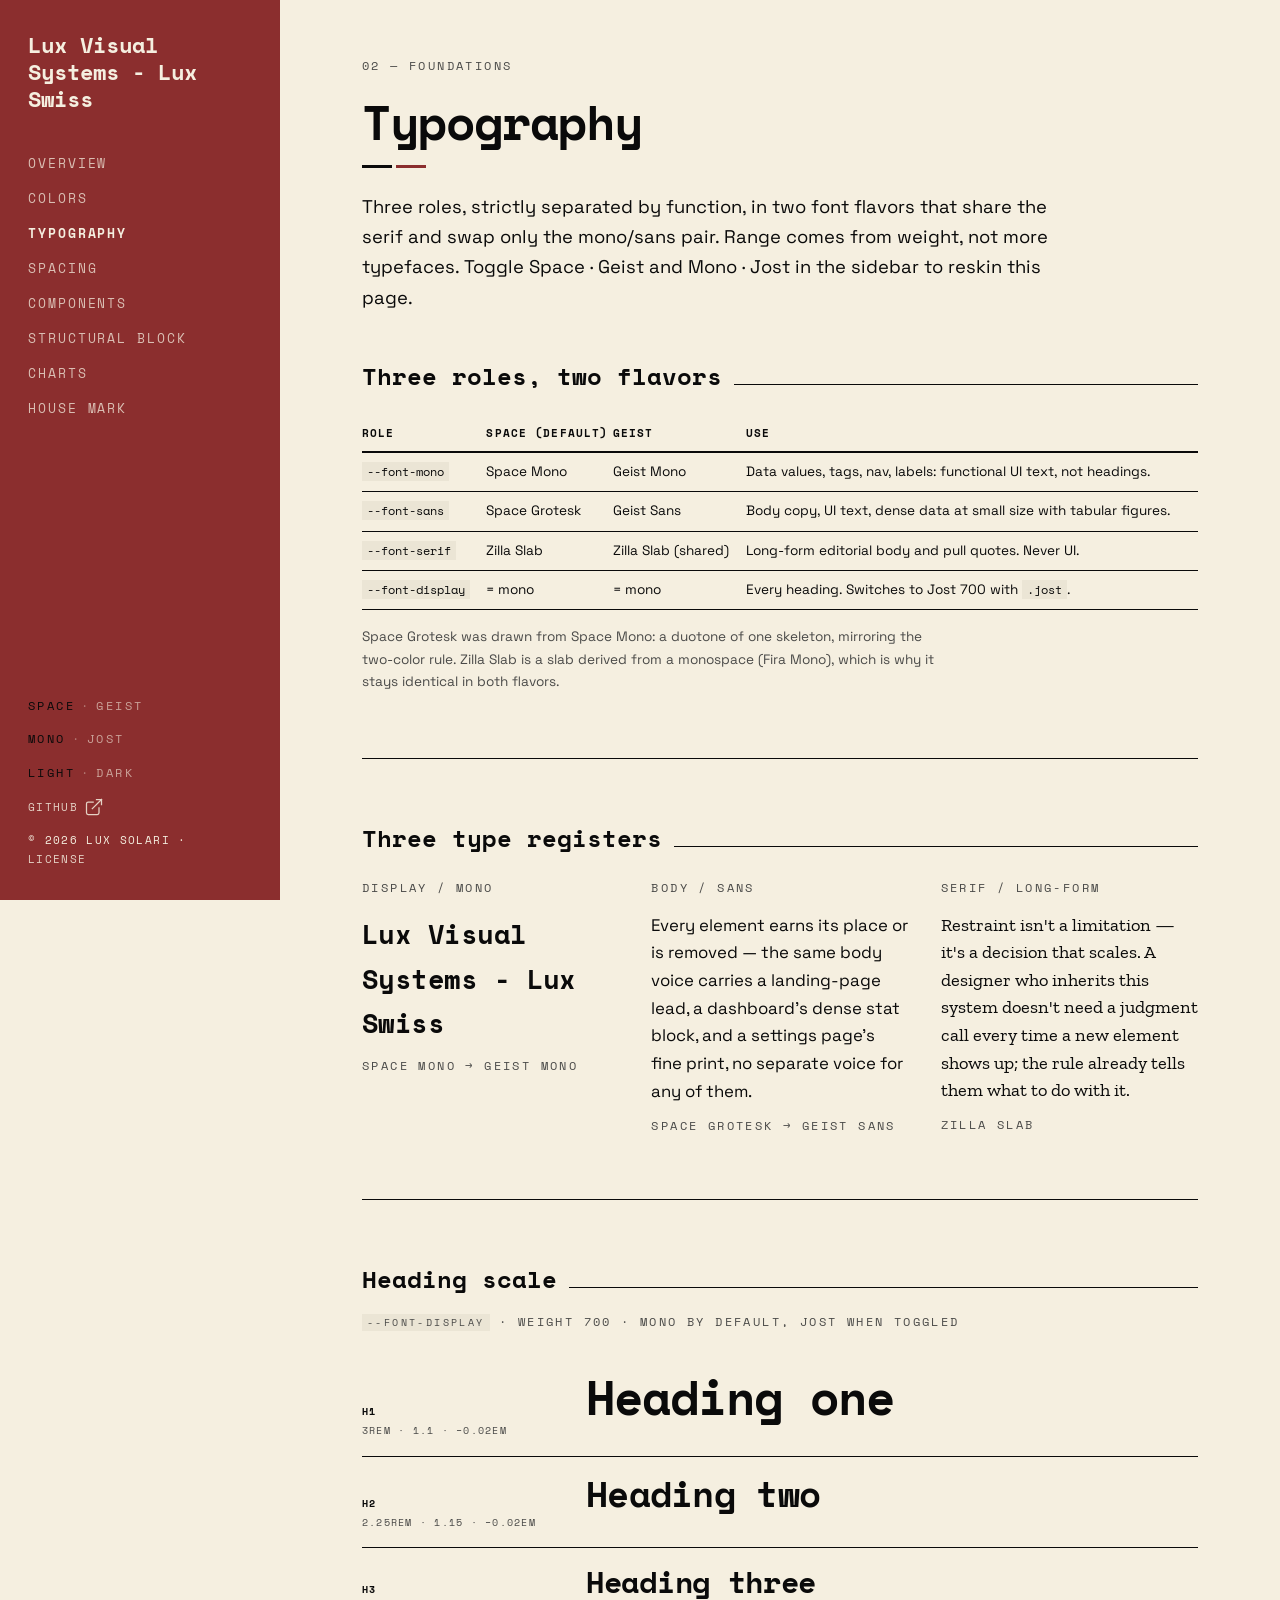
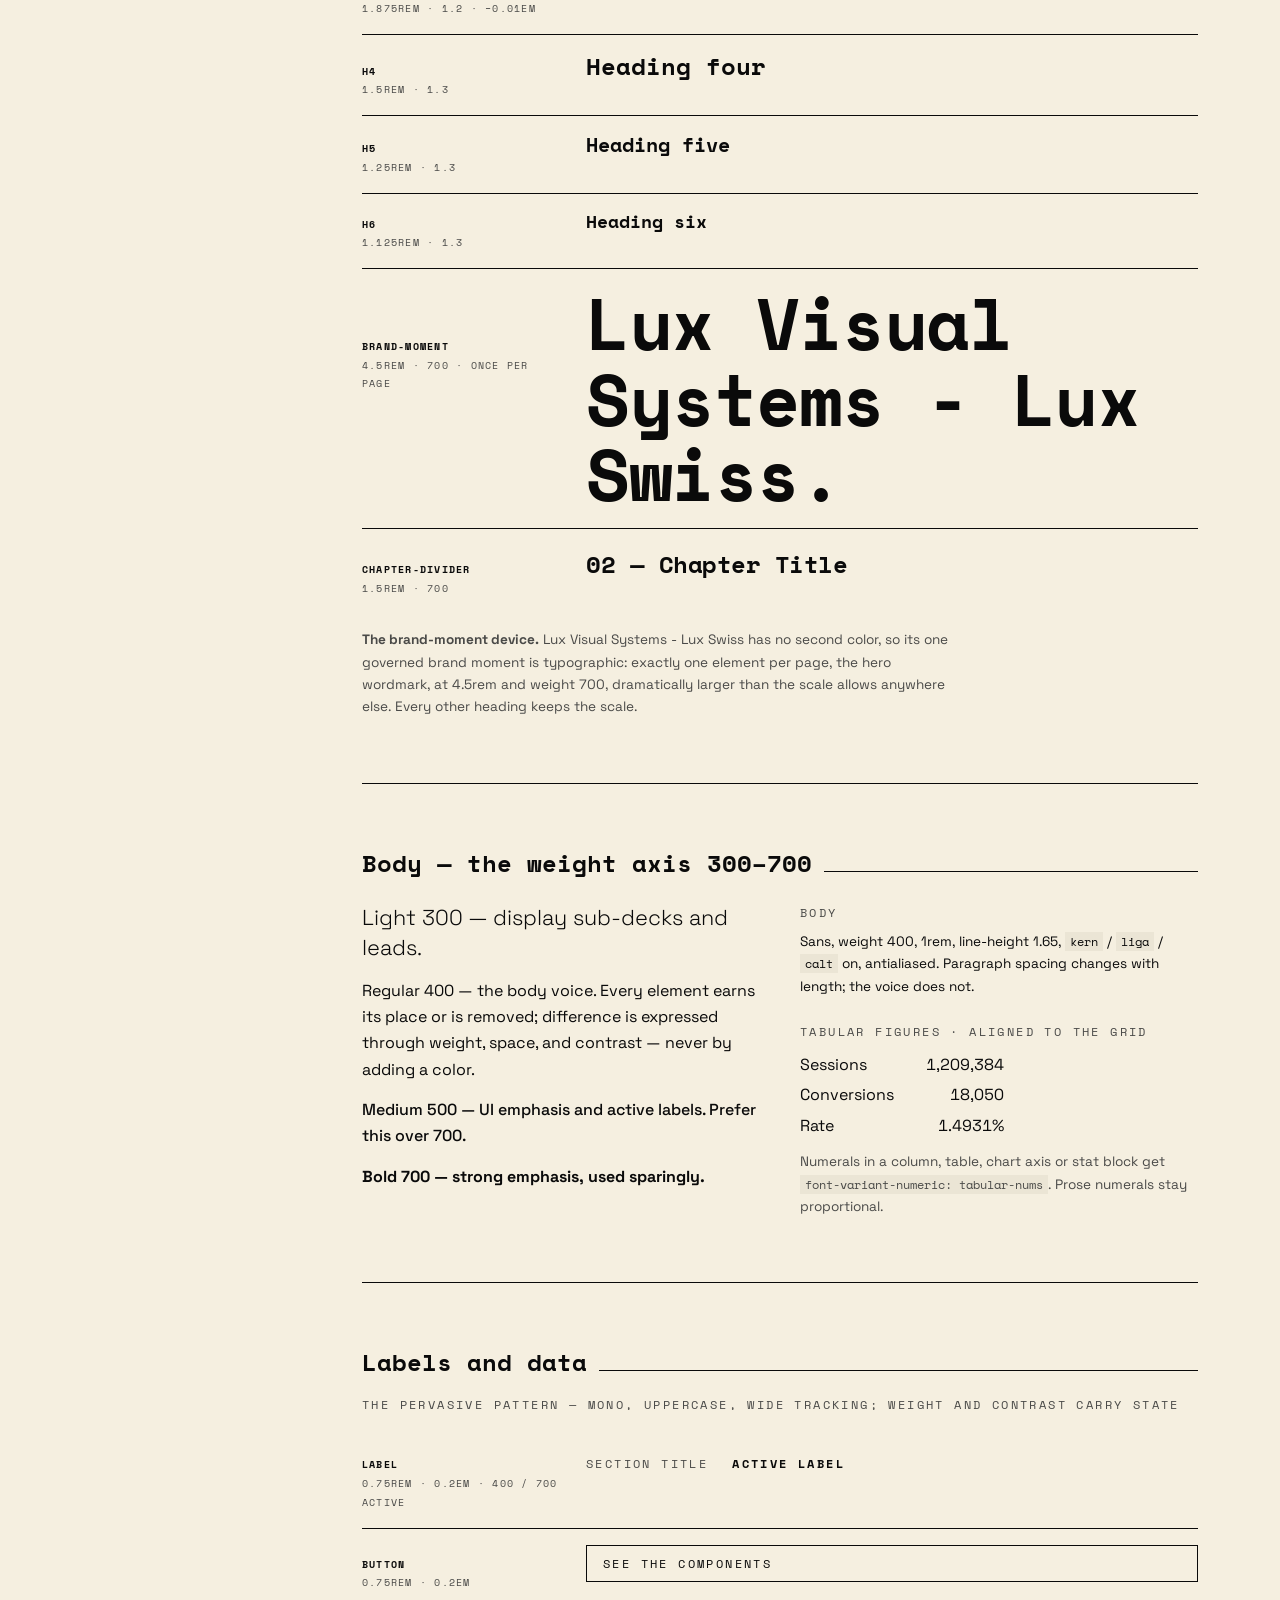
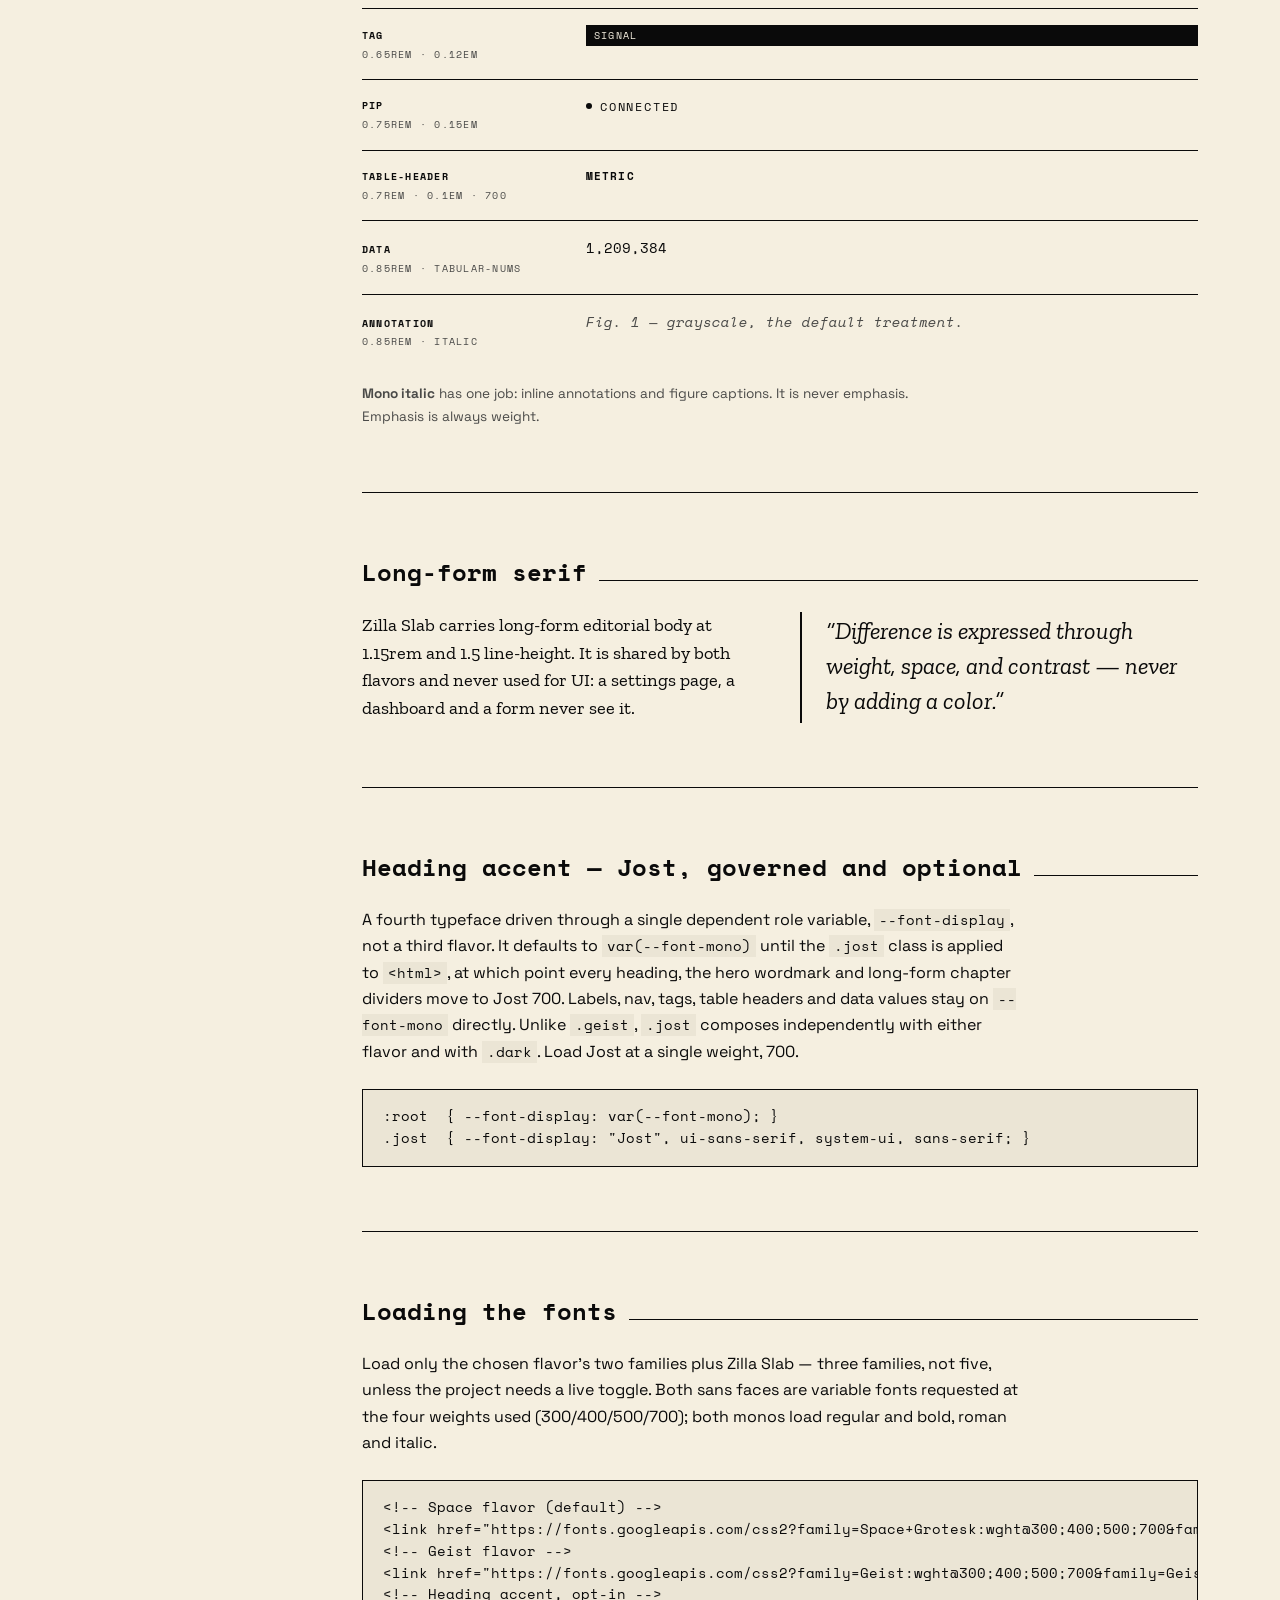
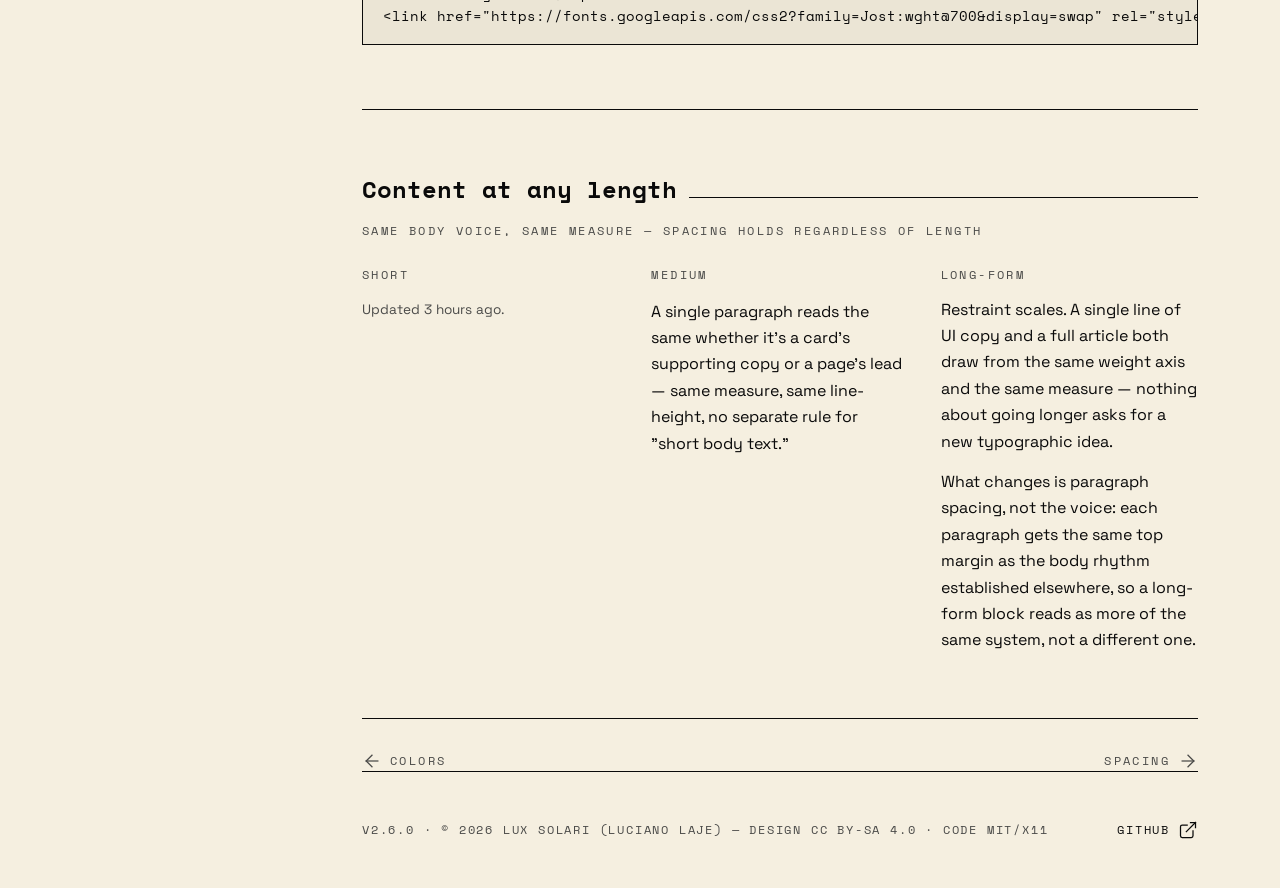
<file: docs/typography.html>
<!doctype html>
<html lang="en">
<head>
  <meta charset="utf-8" />
  <meta name="viewport" content="width=device-width, initial-scale=1" />
  <script>
    // Apply the saved theme, flavor and heading accent before first paint.
    (function () {
      try {
        var saved = localStorage.getItem("theme");
        var dark = saved ? saved === "dark"
          : window.matchMedia && window.matchMedia("(prefers-color-scheme: dark)").matches;
        if (dark) document.documentElement.classList.add("dark");
        if (localStorage.getItem("flavor") === "geist") document.documentElement.classList.add("geist");
        if (localStorage.getItem("jost") === "on") document.documentElement.classList.add("jost");
      } catch (e) {}
    })();
  </script>
  <title>Typography — Lux Visual Systems - Lux Swiss</title>
  <meta name="description" content="Lux Visual Systems - Lux Swiss typography: three roles, the Space and Geist flavors, the weight axis, the heading scale and the mono label pattern." />
  <meta property="og:type" content="website" />
  <meta property="og:title" content="Typography — Lux Visual Systems - Lux Swiss" />
  <meta property="og:description" content="Lux Visual Systems - Lux Swiss typography: three roles, the Space and Geist flavors, the weight axis, the heading scale and the mono label pattern." />
  <meta property="og:url" content="https://luxsolari.github.io/lux-visual-systems-lux-swiss/typography.html" />
  <meta property="og:image" content="https://luxsolari.github.io/lux-visual-systems-lux-swiss/assets/social-card.png" />
  <meta property="og:image:width" content="1200" />
  <meta property="og:image:height" content="630" />
  <meta name="twitter:card" content="summary_large_image" />
  <meta name="twitter:title" content="Typography — Lux Visual Systems - Lux Swiss" />
  <meta name="twitter:description" content="Lux Visual Systems - Lux Swiss typography: three roles, the Space and Geist flavors, the weight axis, the heading scale and the mono label pattern." />
  <meta name="twitter:image" content="https://luxsolari.github.io/lux-visual-systems-lux-swiss/assets/social-card.png" />
  <link rel="preconnect" href="https://fonts.googleapis.com" />
  <link rel="preconnect" href="https://fonts.gstatic.com" crossorigin />
  <link href="https://fonts.googleapis.com/css2?family=Space+Grotesk:wght@300;400;500;700&family=Space+Mono:ital,wght@0,400;0,700;1,400;1,700&family=Geist:wght@300;400;500;700&family=Geist+Mono:ital,wght@0,400;0,700;1,400;1,700&family=Zilla+Slab:ital,wght@0,400;0,500;0,700;1,400&family=Jost:wght@700&display=swap" rel="stylesheet" />
  <link rel="stylesheet" href="assets/site.css" />
</head>
<body>
  <div class="layout">
    <aside class="sidebar">
      <div>
        <div style="display:flex; align-items:center; justify-content:space-between;">
          <a class="sidebar-wordmark" href="index.html">Lux Visual Systems - Lux Swiss</a>
          <button class="hamburger" aria-label="Toggle navigation" aria-expanded="false" data-nav-toggle>
            <svg class="icon" viewBox="0 0 24 24" style="color:var(--primary-foreground);">
              <line x1="4" y1="6" x2="20" y2="6"/><line x1="4" y1="12" x2="20" y2="12"/><line x1="4" y1="18" x2="20" y2="18"/>
            </svg>
          </button>
        </div>
        <nav class="sidebar-nav" data-nav-list aria-label="Sections"><a href="index.html">Overview</a><a href="colors.html">Colors</a><a href="typography.html">Typography</a><a href="spacing.html">Spacing</a><a href="components.html">Components</a><a href="structural-block.html">Structural Block</a><a href="charts.html">Charts</a><a href="house-mark.html">House Mark</a></nav>
      </div>
      <div class="sidebar-bottom">
        <div class="toggle" role="group" aria-label="Font flavor">
          <button data-flavor-btn="space" aria-pressed="true">Space</button><span class="mid">·</span><button data-flavor-btn="geist" aria-pressed="false">Geist</button>
        </div>
        <div class="toggle" role="group" aria-label="Heading face">
          <button data-jost-btn="mono" aria-pressed="true">Mono</button><span class="mid">·</span><button data-jost-btn="jost" aria-pressed="false">Jost</button>
        </div>
        <div class="toggle" role="group" aria-label="Color theme">
          <button data-theme-btn="light" aria-pressed="true">Light</button><span class="mid">·</span><button data-theme-btn="dark" aria-pressed="false">Dark</button>
        </div>
        <a href="https://github.com/luxsolari/lux-visual-systems-lux-swiss">GitHub <svg class="icon" viewBox="0 0 24 24" width="14" height="14"><path d="M15 3h6v6"/><path d="M10 14 21 3"/><path d="M18 13v6a2 2 0 0 1-2 2H5a2 2 0 0 1-2-2V8a2 2 0 0 1 2-2h6"/></svg></a>
        <span>© 2026 Lux Solari · <a href="index.html#license">License</a></span>
      </div>
    </aside>
    <div class="content">
      <div class="content-inner">
        <main>
          <header class="page-head">
            <p class="label">02 — Foundations</p>
            <h1>Typography</h1>
            <div class="stripe hero" aria-hidden="true"><i></i><i></i></div>
            <p class="lead">Three roles, strictly separated by function, in two font flavors that share the serif and swap only the mono/sans pair. Range comes from weight, not more typefaces. Toggle Space · Geist and Mono · Jost in the sidebar to reskin this page.</p>
          </header>
          <section id="roles" class="first">
            <div class="divider"><h3>Three roles, two flavors</h3><span class="rule"></span></div>
            <table class="data-table">
              <thead><tr><th>Role</th><th>Space (default)</th><th>Geist</th><th>Use</th></tr></thead>
              <tbody>
                <tr><td><code>--font-mono</code></td><td>Space Mono</td><td>Geist Mono</td><td>Data values, tags, nav, labels: functional UI text, not headings.</td></tr>
                <tr><td><code>--font-sans</code></td><td>Space Grotesk</td><td>Geist Sans</td><td>Body copy, UI text, dense data at small size with tabular figures.</td></tr>
                <tr><td><code>--font-serif</code></td><td>Zilla Slab</td><td>Zilla Slab (shared)</td><td>Long-form editorial body and pull quotes. Never UI.</td></tr>
                <tr><td><code>--font-display</code></td><td>= mono</td><td>= mono</td><td>Every heading. Switches to Jost 700 with <code>.jost</code>.</td></tr>
              </tbody>
            </table>
            <p class="measure small muted" style="margin-top:16px;">Space Grotesk was drawn from Space Mono: a duotone of one skeleton, mirroring the two-color rule. Zilla Slab is a slab derived from a monospace (Fira Mono), which is why it stays identical in both flavors.</p>
          </section>

          <section id="registers">
            <div class="divider"><h3>Three type registers</h3><span class="rule"></span></div>
            <div class="grid grid-3" style="gap:32px;">
              <div><p class="label" style="margin-bottom:12px;">Display / mono</p>
                <p class="mono" style="font-size:1.7rem; font-weight:700; letter-spacing:-0.02em;">Lux Visual Systems - Lux Swiss</p>
                <p class="label" style="margin-top:10px;">Space Mono → Geist Mono</p></div>
              <div><p class="label" style="margin-bottom:12px;">Body / sans</p>
                <p style="font-size:1.05rem;">Every element earns its place or is removed — the same body voice carries a landing-page lead, a dashboard's dense stat block, and a settings page's fine print, no separate voice for any of them.</p>
                <p class="label" style="margin-top:10px;">Space Grotesk → Geist Sans</p></div>
              <div><p class="label" style="margin-bottom:12px;">Serif / long-form</p>
                <p class="serif" style="font-size:1.15rem; line-height:1.5;">Restraint isn't a limitation — it's a decision that scales. A designer who inherits this system doesn't need a judgment call every time a new element shows up; the rule already tells them what to do with it.</p>
                <p class="label" style="margin-top:10px;">Zilla Slab</p></div>
            </div>
          </section>

          <section id="headings">
            <div class="divider"><h3>Heading scale</h3><span class="rule"></span></div>
            <p class="label sub"><code>--font-display</code> · weight 700 · mono by default, Jost when toggled</p>
            <div class="specimens">
              <div class="specimen"><div class="meta"><b>h1</b>3rem · 1.1 · −0.02em</div><h1>Heading one</h1></div>
              <div class="specimen"><div class="meta"><b>h2</b>2.25rem · 1.15 · −0.02em</div><h2>Heading two</h2></div>
              <div class="specimen"><div class="meta"><b>h3</b>1.875rem · 1.2 · −0.01em</div><h3 style="font-size:1.875rem; line-height:1.2; letter-spacing:-0.01em;">Heading three</h3></div>
              <div class="specimen"><div class="meta"><b>h4</b>1.5rem · 1.3</div><h4 style="font-size:1.5rem;">Heading four</h4></div>
              <div class="specimen"><div class="meta"><b>h5</b>1.25rem · 1.3</div><h5 style="font-size:1.25rem;">Heading five</h5></div>
              <div class="specimen"><div class="meta"><b>h6</b>1.125rem · 1.3</div><h6 style="font-size:1.125rem; line-height:1.3;">Heading six</h6></div>
              <div class="specimen"><div class="meta"><b>brand-moment</b>4.5rem · 700 · once per page</div><div style="font-family:var(--font-display); font-weight:700; font-size:4.5rem; line-height:1.05; letter-spacing:-0.02em;">Lux Visual Systems - Lux Swiss.</div></div>
              <div class="specimen"><div class="meta"><b>chapter-divider</b>1.5rem · 700</div><div style="font-family:var(--font-display); font-weight:700; font-size:1.5rem; letter-spacing:-0.02em;">02 — Chapter Title</div></div>
            </div>
            <p class="measure small muted" style="margin-top:16px;"><strong>The brand-moment device.</strong> Lux Visual Systems - Lux Swiss has no second color, so its one governed brand moment is typographic: exactly one element per page, the hero wordmark, at 4.5rem and weight 700, dramatically larger than the scale allows anywhere else. Every other heading keeps the scale.</p>
          </section>

          <section id="weights">
            <div class="divider"><h3>Body — the weight axis 300–700</h3><span class="rule"></span></div>
            <div class="grid grid-2 gap-40">
              <div class="weights">
                <p style="font-weight:300; font-size:1.35rem; line-height:1.4;">Light 300 — display sub-decks and leads.</p>
                <p style="font-weight:400;">Regular 400 — the body voice. Every element earns its place or is removed; difference is expressed through weight, space, and contrast — never by adding a color.</p>
                <p style="font-weight:500;">Medium 500 — UI emphasis and active labels. Prefer this over 700.</p>
                <p style="font-weight:700;">Bold 700 — strong emphasis, used sparingly.</p>
              </div>
              <div>
                <p class="label">Body</p>
                <p class="small" style="margin-top:8px;">Sans, weight 400, 1rem, line-height 1.65, <code>kern</code> / <code>liga</code> / <code>calt</code> on, antialiased. Paragraph spacing changes with length; the voice does not.</p>
                <p class="label" style="margin-top:24px;">Tabular figures · aligned to the grid</p>
                <div class="tnum" style="margin-top:10px; display:grid; grid-template-columns:auto auto; gap:4px 32px; width:max-content;">
                  <span>Sessions</span><span style="text-align:right;">1,209,384</span>
                  <span>Conversions</span><span style="text-align:right;">18,050</span>
                  <span>Rate</span><span style="text-align:right;">1.4931%</span>
                </div>
                <p class="small muted" style="margin-top:12px;">Numerals in a column, table, chart axis or stat block get <code>font-variant-numeric: tabular-nums</code>. Prose numerals stay proportional.</p>
              </div>
            </div>
          </section>

          <section id="labels">
            <div class="divider"><h3>Labels and data</h3><span class="rule"></span></div>
            <p class="label sub">The pervasive pattern — mono, uppercase, wide tracking; weight and contrast carry state</p>
            <div class="specimens">
              <div class="specimen"><div class="meta"><b>label</b>0.75rem · 0.2em · 400 / 700 active</div><div class="row" style="gap:24px;"><span class="label">Section title</span><span class="label active">Active label</span></div></div>
              <div class="specimen"><div class="meta"><b>button</b>0.75rem · 0.2em</div><span class="btn btn-outlined">See the components</span></div>
              <div class="specimen"><div class="meta"><b>tag</b>0.65rem · 0.12em</div><span class="tag tag-signal">Signal</span></div>
              <div class="specimen"><div class="meta"><b>pip</b>0.75rem · 0.15em</div><span class="pip"><i></i>Connected</span></div>
              <div class="specimen"><div class="meta"><b>table-header</b>0.7rem · 0.1em · 700</div><span class="mono" style="font-weight:700; text-transform:uppercase; letter-spacing:0.1em; font-size:0.7rem;">Metric</span></div>
              <div class="specimen"><div class="meta"><b>data</b>0.85rem · tabular-nums</div><span class="mono tnum" style="font-size:0.85rem;">1,209,384</span></div>
              <div class="specimen"><div class="meta"><b>annotation</b>0.85rem · italic</div><span class="mono muted" style="font-style:italic; font-size:0.85rem;">Fig. 1 — grayscale, the default treatment.</span></div>
            </div>
            <p class="measure small muted" style="margin-top:16px;"><strong>Mono italic</strong> has one job: inline annotations and figure captions. It is never emphasis. Emphasis is always weight.</p>
          </section>

          <section id="serif">
            <div class="divider"><h3>Long-form serif</h3><span class="rule"></span></div>
            <div class="grid grid-2 gap-40">
              <p class="serif" style="font-size:1.15rem; line-height:1.5;">Zilla Slab carries long-form editorial body at 1.15rem and 1.5 line-height. It is shared by both flavors and never used for UI: a settings page, a dashboard and a form never see it.</p>
              <blockquote style="margin:0;">&ldquo;Difference is expressed through weight, space, and contrast — never by adding a color.&rdquo;</blockquote>
            </div>
          </section>

          <section id="jost">
            <div class="divider"><h3>Heading accent — Jost, governed and optional</h3><span class="rule"></span></div>
            <p class="measure">A fourth typeface driven through a single dependent role variable, <code>--font-display</code>, not a third flavor. It defaults to <code>var(--font-mono)</code> until the <code>.jost</code> class is applied to <code>&lt;html&gt;</code>, at which point every heading, the hero wordmark and long-form chapter dividers move to Jost 700. Labels, nav, tags, table headers and data values stay on <code>--font-mono</code> directly. Unlike <code>.geist</code>, <code>.jost</code> composes independently with either flavor and with <code>.dark</code>. Load Jost at a single weight, 700.</p>
            <pre style="margin-top:24px;"><code>:root  { --font-display: var(--font-mono); }
.jost  { --font-display: "Jost", ui-sans-serif, system-ui, sans-serif; }</code></pre>
          </section>

          <section id="loading">
            <div class="divider"><h3>Loading the fonts</h3><span class="rule"></span></div>
            <p class="measure">Load only the chosen flavor's two families plus Zilla Slab — three families, not five, unless the project needs a live toggle. Both sans faces are variable fonts requested at the four weights used (300/400/500/700); both monos load regular and bold, roman and italic.</p>
            <pre style="margin-top:24px;"><code>&lt;!-- Space flavor (default) --&gt;
&lt;link href="https://fonts.googleapis.com/css2?family=Space+Grotesk:wght@300;400;500;700&amp;family=Space+Mono:ital,wght@0,400;0,700;1,400;1,700&amp;family=Zilla+Slab:ital,wght@0,400;0,500;0,700;1,400&amp;display=swap" rel="stylesheet" /&gt;
&lt;!-- Geist flavor --&gt;
&lt;link href="https://fonts.googleapis.com/css2?family=Geist:wght@300;400;500;700&amp;family=Geist+Mono:ital,wght@0,400;0,700;1,400;1,700&amp;family=Zilla+Slab:ital,wght@0,400;0,500;0,700;1,400&amp;display=swap" rel="stylesheet" /&gt;
&lt;!-- Heading accent, opt-in --&gt;
&lt;link href="https://fonts.googleapis.com/css2?family=Jost:wght@700&amp;display=swap" rel="stylesheet" /&gt;</code></pre>
          </section>

          <section id="text-length">
            <div class="divider"><h3>Content at any length</h3><span class="rule"></span></div>
            <p class="label sub">Same body voice, same measure — spacing holds regardless of length</p>
            <div class="grid grid-3" style="gap:32px; align-items:start;">
              <div><p class="label" style="margin-bottom:12px;">Short</p><p class="small muted">Updated 3 hours ago.</p></div>
              <div><p class="label" style="margin-bottom:12px;">Medium</p><p style="max-width:42ch;">A single paragraph reads the same whether it's a card's supporting copy or a page's lead — same measure, same line-height, no separate rule for "short body text."</p></div>
              <div><p class="label" style="margin-bottom:12px;">Long-form</p><div style="max-width:60ch;"><p>Restraint scales. A single line of UI copy and a full article both draw from the same weight axis and the same measure — nothing about going longer asks for a new typographic idea.</p><p>What changes is paragraph spacing, not the voice: each paragraph gets the same top margin as the body rhythm established elsewhere, so a long-form block reads as more of the same system, not a different one.</p></div></div>
            </div>
          </section>
          <div class="pager"><a href="colors.html" class="label"><svg class="icon" viewBox="0 0 24 24" width="16" height="16"><path d="M19 12H5"/><path d="m12 19-7-7 7-7"/></svg> Colors</a><a href="spacing.html" class="label">Spacing <svg class="icon" viewBox="0 0 24 24" width="16" height="16"><path d="M5 12h14"/><path d="m12 5 7 7-7 7"/></svg></a></div>
          <footer>
            <div class="footer-row">
              <span id="license" class="muted">v2.6.0 · © 2026 Lux Solari (Luciano Laje) — Design <a href="https://github.com/luxsolari/lux-visual-systems-lux-swiss/blob/main/LICENSE-DESIGN">CC BY-SA 4.0</a> · Code <a href="https://github.com/luxsolari/lux-visual-systems-lux-swiss/blob/main/LICENSE">MIT/X11</a></span>
              <a href="https://github.com/luxsolari/lux-visual-systems-lux-swiss" style="display:inline-flex; align-items:center; gap:8px;">GitHub <svg class="icon" viewBox="0 0 24 24" width="14" height="14"><path d="M15 3h6v6"/><path d="M10 14 21 3"/><path d="M18 13v6a2 2 0 0 1-2 2H5a2 2 0 0 1-2-2V8a2 2 0 0 1 2-2h6"/></svg></a>
            </div>
          </footer>
        </main>
      </div>
    </div>
  </div>
  <script src="assets/site.js"></script>
</body>
</html>
</file>
<file: docs/assets/site.css>
/* Lux Visual Systems - Lux Swiss — documentation site stylesheet.
 * Tokens mirror skills/lux-visual-systems-lux-swiss/assets/theme.css exactly; keep them in sync.
 * Everything below the token blocks is the showcase/documentation chrome and the
 * component patterns documented in skills/lux-visual-systems-lux-swiss/references/components.md. */

:root {
  --background:#f5efe0; --foreground:#0a0a0a; --card:#faf6ec; --card-foreground:#0a0a0a;
  --primary:#8b2e2e; --primary-foreground:#f5efe0; --secondary:#0a0a0a; --secondary-foreground:#f5efe0;
  --muted:#ebe5d5; --muted-foreground:#4a4a48; --border:#0a0a0a; --input:#faf6ec; --ring:#8b2e2e;
  --radius:0.5rem;
  /* Role fonts — Space flavor (default). --font-serif is shared by both flavors and
     is never overridden by .geist. --font-display defaults to --font-mono until the
     .jost accent is applied. */
  --font-mono:'Space Mono',ui-monospace,monospace; --font-sans:'Space Grotesk',system-ui,sans-serif;
  --font-serif:'Zilla Slab',Georgia,serif; --font-display:var(--font-mono);
}
/* Geist flavor — class="geist" on <html>; composes with .dark and .jost. */
.geist { --font-mono:'Geist Mono',ui-monospace,monospace; --font-sans:'Geist',system-ui,sans-serif; }
/* Jost heading accent — not a flavor, an independent on/off switch. Overrides
   --font-display only; labels, nav, tags and data stay on --font-mono. */
.jost { --font-display:'Jost',system-ui,sans-serif; }
.dark {
  --background:#0a0a0a; --foreground:#f5efe0; --card:#161616; --card-foreground:#f5efe0;
  --primary:#c04545; --primary-foreground:#f5efe0; --secondary:#f5efe0; --secondary-foreground:#0a0a0a;
  --muted:#1f1f1f; --muted-foreground:#a8a8a0; --border:#f5efe0; --input:#161616; --ring:#c04545;
}

/* ---------- Base ---------- */
* { box-sizing:border-box; }
html { scroll-behavior:smooth; }
body { margin:0; background:var(--background); color:var(--foreground);
  font-family:var(--font-sans); line-height:1.65;
  -webkit-font-smoothing:antialiased; font-feature-settings:"kern","liga","calt"; }
h1,h2,h3,h4,h5,h6 { font-family:var(--font-display); font-weight:700; margin:0; }
h1 { font-size:3rem; letter-spacing:-0.02em; line-height:1.1; }
h2 { font-size:2.25rem; letter-spacing:-0.02em; line-height:1.15; }
h3 { font-size:1.5rem; line-height:1.3; }
h4 { font-size:1.25rem; line-height:1.3; }
h5 { font-size:1.125rem; line-height:1.3; }
p { margin:0; }
p + p { margin-top:14px; }
a { color:inherit; }
code { font-family:var(--font-mono); font-size:0.85em; background:var(--muted); padding:1px 5px; }
pre { font-family:var(--font-mono); font-size:0.85rem; line-height:1.6; background:var(--muted);
  border:1px solid var(--border); padding:16px 20px; margin:0; overflow:auto; }
pre code { background:none; padding:0; font-size:inherit; }
blockquote { font-family:var(--font-serif); font-style:italic; font-size:1.5rem; line-height:1.45;
  border-left:2px solid var(--border); margin:40px 0 0; padding:2px 0 2px 24px; max-width:62ch; }
.label { font-family:var(--font-mono); font-size:0.75rem; text-transform:uppercase;
  letter-spacing:0.2em; color:var(--muted-foreground); }
.label.active, .label-active { color:var(--foreground); font-weight:700; }
.muted { color:var(--muted-foreground); }
.small { font-size:0.85rem; }
.lead { font-size:1.15rem; max-width:60ch; }
.measure { max-width:66ch; }
.mono { font-family:var(--font-mono); }
.serif { font-family:var(--font-serif); }
.tnum { font-variant-numeric:tabular-nums; font-feature-settings:"tnum" 1; }
.accent-word { color:var(--primary); }
.icon { width:20px; height:20px; fill:none; stroke:currentColor;
  stroke-width:1.5; stroke-linecap:square; stroke-linejoin:miter; }

/* Section header: heading beside a full-width rule, optional stripe marker. */
.divider { display:flex; align-items:baseline; gap:12px; margin:0 0 24px; }
.divider .rule { height:1px; flex:1; background:var(--border); }
.divider .stripe { align-self:center; }
section { padding:64px 0; border-top:1px solid var(--border); }
section.first { border-top:none; padding-top:0; }
.sub { margin:-8px 0 24px; }

/* Segment stripe: two equal segments, ink then Blood Red, 3px, any length. */
.stripe { display:flex; gap:3px; width:36px; }
.stripe i { height:3px; flex:1; background:var(--foreground); }
.stripe i + i { background:var(--primary); }
.stripe.hero { width:64px; gap:4px; }
.stripe.flourish { width:140px; gap:6px; }
.flourish-row { display:flex; justify-content:center; padding:32px 0 0; }

/* ---------- Layout: Structural Block sidebar + content ---------- */
.layout { display:flex; min-height:100vh; }
.sidebar { width:22%; min-width:220px; max-width:280px; flex-shrink:0;
  background:var(--primary); color:var(--primary-foreground);
  position:sticky; top:0; height:100vh; overflow-y:auto;
  display:flex; flex-direction:column; justify-content:space-between;
  padding:32px 28px; }
.sidebar-wordmark { font-family:var(--font-mono); font-weight:700; font-size:1.4rem; line-height:1.2;
  color:inherit; text-decoration:none; }
.sidebar-nav { margin-top:40px; display:flex; flex-direction:column; gap:14px;
  font-family:var(--font-mono); font-size:0.8rem; text-transform:uppercase; letter-spacing:0.15em; }
.sidebar-nav a { color:var(--primary-foreground); text-decoration:none; opacity:0.75;
  transition:opacity 0.15s; width:max-content; }
.sidebar-nav a:hover, .sidebar-nav a[aria-current="page"] { opacity:1; }
.sidebar-nav a[aria-current="page"] { font-weight:700; }
.sidebar-bottom { display:flex; flex-direction:column; gap:14px; margin-top:32px;
  font-family:var(--font-mono); font-size:0.7rem; text-transform:uppercase; letter-spacing:0.12em; }
.sidebar-bottom a { color:var(--primary-foreground); text-decoration:none; opacity:0.85;
  display:inline-flex; align-items:center; gap:6px; transition:opacity 0.15s; }
.sidebar-bottom a:hover { opacity:1; }
.sidebar-bottom .toggle button { color:var(--primary-foreground); opacity:0.6; }
.sidebar-bottom .toggle button[aria-pressed="true"] { opacity:1; }
.sidebar-bottom .toggle .mid { color:var(--primary-foreground); opacity:0.4; }
.hamburger { display:none; background:none; border:none; color:var(--primary-foreground); cursor:pointer; padding:4px; }
.content { flex:1; min-width:0; }
.content-inner { max-width:900px; margin:0 auto; padding:0 32px; }
.page-head { padding:56px 0 48px; }
.page-head h1 { margin:20px 0 0; }
.page-head .stripe { margin-top:16px; }
.page-head .lead { margin-top:24px; }
footer { border-top:1px solid var(--border); padding:48px 0; }
.footer-row { display:flex; justify-content:space-between; align-items:baseline; flex-wrap:wrap; gap:16px;
  font-family:var(--font-mono); font-size:0.75rem; text-transform:uppercase; letter-spacing:0.15em; }
.footer-row a { text-decoration:none; }
.pager { display:flex; justify-content:space-between; gap:16px; flex-wrap:wrap; border-top:1px solid var(--border); padding:32px 0 0; }
.pager a { text-decoration:none; display:inline-flex; align-items:center; gap:8px; }

/* Toggle: middot-separated options, active = foreground. */
.toggle { display:flex; align-items:baseline; gap:6px; font-family:var(--font-mono);
  font-size:0.75rem; text-transform:uppercase; letter-spacing:0.2em; }
.toggle button { background:none; border:none; padding:0; cursor:pointer;
  font:inherit; letter-spacing:inherit; text-transform:inherit; color:var(--muted-foreground); }
.toggle button:hover, .toggle button[aria-pressed="true"] { color:var(--foreground); }
.toggle .mid { color:var(--muted-foreground); opacity:0.4; }

/* ---------- Grids and cards ---------- */
.grid { display:grid; gap:20px; }
.grid-2 { grid-template-columns:1fr 1fr; }
.grid-3 { grid-template-columns:repeat(3,1fr); }
.grid-auto { grid-template-columns:repeat(auto-fill,minmax(260px,1fr)); }
.gap-32 { gap:32px; } .gap-40 { gap:40px; }
.card { border:1px solid var(--border); background:var(--card); color:var(--card-foreground); padding:24px; }
.card h4 { font-family:var(--font-mono); font-size:1rem; }
.card p.small { margin-top:8px; }
.card-accent { border-color:var(--primary); background:color-mix(in srgb, var(--primary) 8%, var(--card)); }
.card-interactive { display:block; text-decoration:none; color:inherit; background:none;
  transition:border-color 0.15s; }
.card-interactive:hover, .card-interactive.is-hover-demo { border-color:var(--primary); }
.demo { border:1px solid var(--border); padding:20px; }
.demo > .label { display:block; margin-bottom:16px; }
.demo .note { text-transform:none; letter-spacing:normal; color:var(--muted-foreground); }
.index-card { display:block; text-decoration:none; color:inherit; border:1px solid var(--border);
  padding:24px; transition:border-color 0.15s; }
.index-card:hover { border-color:var(--primary); }
.index-card.demo { padding:20px; }
.index-card.demo > .label { display:block; margin-bottom:16px; }
.index-card.demo .btn, .index-card.demo .demo-nav-link { pointer-events:none; }
.index-card h4 { font-family:var(--font-mono); font-size:1rem; margin-top:12px; }
.index-card p { margin-top:8px; font-size:0.85rem; color:var(--muted-foreground); }

/* ---------- Buttons ---------- */
.btn { font-family:var(--font-mono); font-size:0.75rem; text-transform:uppercase; letter-spacing:0.2em;
  padding:8px 16px; border:1px solid var(--foreground); background:none; color:var(--foreground);
  cursor:pointer; text-decoration:none; display:inline-flex; align-items:center; gap:8px;
  transition:background-color 0.15s, color 0.15s, opacity 0.15s; }
.btn-ghost { border-color:transparent; color:var(--muted-foreground); }
.btn-ghost:hover { color:var(--foreground); }
.btn-outlined:hover { background:var(--foreground); color:var(--background); }
.btn-filled { background:var(--foreground); color:var(--background); }
.btn-filled:hover { opacity:0.9; }
.btn-destructive, .btn-accent { border-color:var(--primary); color:var(--primary); }
.btn-destructive:hover, .btn-accent:hover, .btn.is-hover-demo { background:var(--primary); color:var(--primary-foreground); }
.btn:disabled { opacity:0.4; cursor:default; }
.btn:disabled:hover { background:none; color:var(--foreground); }
.btn:focus-visible { outline:1px solid var(--ring); outline-offset:1px; }
.hover-pair { display:flex; gap:24px; flex-wrap:wrap; }
.hover-pair > div { display:flex; flex-direction:column; gap:8px; align-items:flex-start; }
.cap { font-family:var(--font-mono); font-size:0.65rem; text-transform:uppercase; letter-spacing:0.12em; color:var(--muted-foreground); }
.on-red { background:var(--primary); padding:16px; display:flex; gap:0; }
.on-red > div { flex:1; }
.on-red .cap { color:var(--primary-foreground); opacity:0.7; }
.demo-nav-link { color:var(--primary-foreground); text-decoration:none; opacity:0.75;
  font-family:var(--font-mono); font-size:0.8rem; text-transform:uppercase; letter-spacing:0.15em; transition:opacity 0.15s; }
.demo-nav-link:hover, .demo-nav-link.is-hover-demo { opacity:1; }

/* ---------- Tags ---------- */
.tag { font-family:var(--font-mono); font-size:0.65rem; text-transform:uppercase; letter-spacing:0.12em;
  padding:2px 8px; display:inline-flex; align-items:center; gap:6px; }
.tag-neutral { color:var(--muted-foreground); }
.tag-signal { background:var(--foreground); color:var(--background); }
.tag-outlined { border:1px dashed color-mix(in srgb, var(--foreground) 50%, transparent); color:color-mix(in srgb, var(--foreground) 80%, transparent); }
.tag-saved { border:1px solid color-mix(in srgb, var(--foreground) 30%, transparent); color:color-mix(in srgb, var(--foreground) 50%, transparent); }
.tag .dot { width:4px; height:4px; border-radius:9999px; background:currentColor; display:inline-block; }

/* ---------- Status pips ---------- */
.pip { display:inline-flex; align-items:center; gap:8px; font-family:var(--font-mono);
  font-size:0.75rem; text-transform:uppercase; letter-spacing:0.15em; }
.pip i { width:6px; height:6px; border-radius:9999px; background:var(--foreground); }
.pip.warn i { background:var(--primary); }
.pip.load i { background:color-mix(in srgb, var(--muted-foreground) 30%, transparent); animation:pulse 1.2s infinite; }
.pip.off i { background:color-mix(in srgb, var(--foreground) 25%, transparent); }
@keyframes pulse { 50% { opacity:0.3; } }

/* ---------- Inputs ---------- */
.field label { display:block; margin-bottom:8px; }
.field input { width:100%; border:1px solid var(--border); background:var(--input); color:var(--foreground);
  padding:8px 12px; font-family:var(--font-mono); font-size:0.85rem; }
.field input::placeholder { color:var(--muted-foreground); }
.field input:focus, .field input.is-focus-demo { outline:1px solid var(--ring); outline-offset:0; }

/* ---------- Lists and tables (markers/borders stay ink, never the accent) ---------- */
.list-plain { list-style:none; margin:0; padding:0; }
.list-plain li { border-top:1px solid var(--border); padding:10px 0; }
.list-plain li:first-child { border-top:none; }
.list-plain.ordered li { display:flex; gap:12px; }
.list-plain.ordered .n { font-family:var(--font-mono); font-variant-numeric:tabular-nums; color:var(--muted-foreground); }
table.data-table { width:100%; border-collapse:collapse; font-size:0.85rem; }
table.data-table th { font-family:var(--font-mono); font-weight:700; text-transform:uppercase;
  letter-spacing:0.1em; font-size:0.7rem; text-align:left; padding:8px 0; border-bottom:2px solid var(--border); vertical-align:bottom; }
table.data-table td { padding:8px 12px 8px 0; border-bottom:1px solid var(--border); vertical-align:top; }
table.data-table td.num, table.data-table th.num { text-align:right; font-variant-numeric:tabular-nums; padding-right:0; }
table.data-table td code { white-space:nowrap; }
.tok-swatch { display:inline-block; width:14px; height:14px; border:1px solid var(--border); vertical-align:-2px; margin-right:8px; }

/* ---------- Figures ---------- */
figure.img-grid { margin:0; border:1px solid var(--border); }
figure.img-grid .img { aspect-ratio:4/3; background:linear-gradient(135deg, var(--primary) 0%, var(--foreground) 100%); }
figure.img-grid .img.gray { filter:grayscale(1); }
figure.img-grid figcaption, .caption { border-top:1px solid var(--border); padding:10px 12px;
  font-family:var(--font-mono); font-style:italic; font-size:0.85rem; color:var(--muted-foreground); }
.shot { border:1px solid var(--border); }
.shot img { display:block; width:100%; height:auto; }

/* ---------- Modal demo (static) ---------- */
.modal-demo { position:relative; height:280px; overflow:hidden; border:1px solid var(--border); }
.modal-demo .page { padding:24px; }
.modal-demo .overlay { position:absolute; inset:0; display:flex; align-items:center; justify-content:center;
  background:color-mix(in srgb, var(--background) 80%, transparent); padding:0 24px; }
.modal-demo .panel { width:100%; max-width:560px; border:1px solid var(--foreground); background:var(--background);
  padding:24px; font-family:var(--font-mono); font-size:0.85rem; }
.modal-demo .panel h4 { font-family:var(--font-mono); font-size:1rem; margin-bottom:8px; }
.modal-demo .panel p { margin:0 0 20px; color:var(--muted-foreground); font-family:var(--font-sans); }
.row { display:flex; flex-wrap:wrap; gap:12px; align-items:center; }

/* ---------- Palette chips ---------- */
.palette { display:grid; grid-template-columns:repeat(auto-fill,minmax(172px,1fr)); gap:16px; }
.palette figure { margin:0; border:1px solid var(--border); }
.pal-chip { height:64px; }
.palette figcaption { border-top:1px solid var(--border); padding:8px 10px; }
.palette .label { display:block; }
.palette .role { font-family:var(--font-mono); font-size:0.7rem; color:var(--muted-foreground); }
.pal-vals { margin:8px 0 0; font-family:var(--font-mono); font-size:0.62rem; line-height:1.55; color:var(--muted-foreground); }

/* ---------- Type specimens ---------- */
.specimen { display:grid; grid-template-columns:200px 1fr; gap:24px; align-items:baseline;
  border-top:1px solid var(--border); padding:16px 0; }
.specimen:first-child { border-top:none; }
.specimen .meta { font-family:var(--font-mono); font-size:0.65rem; letter-spacing:0.12em; text-transform:uppercase; color:var(--muted-foreground); line-height:1.8; }
.specimen .meta b { display:block; color:var(--foreground); font-weight:700; }
.weights p + p { margin-top:14px; }

/* ---------- Cover / banner on the overview ---------- */
.cover { position:relative; width:100%; aspect-ratio:960/288; overflow:hidden; border:1px solid var(--border); background:var(--background); }
.cover svg { position:absolute; inset:0; width:100%; height:100%; display:block; }
.cover .red { fill:var(--primary); }
.cover .ink { fill:var(--foreground); }
.cover .rule { stroke:var(--border); stroke-width:1; fill:none; vector-effect:non-scaling-stroke; }
.cover .family { position:absolute; left:5%; bottom:57%; max-width:45%; margin:0; font-family:var(--font-mono);
  font-weight:400; font-size:max(8px, 1.6cqw); line-height:1.4; letter-spacing:0.16em; text-transform:uppercase; color:var(--foreground); }
.cover .name { position:absolute; left:5%; bottom:25.7%; margin:0; font-family:var(--font-display);
  font-weight:700; font-size:7.9cqw; line-height:0.92; letter-spacing:-0.02em; color:var(--foreground); white-space:nowrap; }
.cover .tagline { position:absolute; left:5%; bottom:15.3%; margin:0; font-family:var(--font-mono);
  font-size:max(7px, 1.35cqw); max-width:46%; line-height:1.35; letter-spacing:0.12em; text-transform:uppercase; color:var(--muted-foreground); }
.cover-wrap { container-type:inline-size; }

/* Keep the short variant title inside the clear field at compact banner sizes. */
@container (max-width: 480px) {
  .cover .family { bottom:65%; }
  .cover .name { bottom:34%; }
  .cover .tagline { bottom:8%; }
}
@container (max-width: 340px) {
  .cover .tagline { display:none; }
}

/* ---------- Responsive ---------- */
@media (max-width: 860px) {
  .layout { flex-direction:column; }
  .sidebar { width:100%; max-width:none; height:auto; position:sticky; top:0; z-index:10;
    flex-direction:row; align-items:center; justify-content:space-between; padding:16px 20px; }
  .sidebar > div:first-child { display:flex; align-items:center; justify-content:space-between; width:100%; }
  .sidebar-nav { display:none; margin-top:0; position:absolute; top:100%; left:0; right:0;
    background:var(--primary); padding:20px; flex-direction:column; gap:16px; }
  .sidebar-nav.open { display:flex; }
  .sidebar-bottom { display:none; }
  .hamburger { display:block; }
  .content-inner { padding:0 20px; }
  .grid-2, .grid-3 { grid-template-columns:1fr; }
  .specimen { grid-template-columns:1fr; gap:8px; }
  h1 { font-size:2.25rem; }
  .page-head { padding:32px 0; }
  section { padding:40px 0; }
}

/* Edition choice: shared action baseline and a compact, readable comparison. */
#install { padding-bottom:32px; }
#editions { margin-top:32px; padding:32px 0 0; }
.edition-grid { gap:24px; margin-top:24px; }
.edition-card { display:flex; flex-direction:column; min-width:0; }
.edition-card h3 { margin-top:12px; }
.edition-thanks { margin-bottom:20px; }
.edition-actions { margin-top:auto; padding-top:4px; }
.edition-actions .btn { display:flex; width:100%; text-align:center; justify-content:center; white-space:normal; }
.edition-table-wrap { margin-top:24px; }
.edition-table { table-layout:fixed; }
.edition-table caption { text-align:left; margin-bottom:12px; font-family:var(--font-mono); }
.edition-table th[scope="row"] { font-family:var(--font-sans); text-transform:none; letter-spacing:normal; font-weight:500; }
.edition-table th, .edition-table td { overflow-wrap:anywhere; }
.edition-table th[scope="row"] { border-bottom:1px solid var(--border); padding:8px 12px 8px 0; }
.edition-note { margin-top:20px; color:var(--muted-foreground); }
@media (max-width:600px) {
  .edition-table th, .edition-table td { font-size:0.75rem; padding-right:8px; }
}

/* Native disclosures keep each host's commands labeled and keyboard accessible. */
.install-hosts > p { margin-top:12px; }
.install-host { border-top:1px solid var(--border); margin-top:20px; padding-top:16px; min-width:0; }
.install-host summary { cursor:pointer; font-family:var(--font-mono); font-weight:700; }
.install-host summary:focus-visible { outline:2px solid var(--ring); outline-offset:4px; }
.install-host p { margin-top:12px; }
.install-host pre { margin:12px 0; font-size:0.85rem; max-width:100%; overflow-x:auto; }
.install-session-note { margin-top:20px; }
</file>
